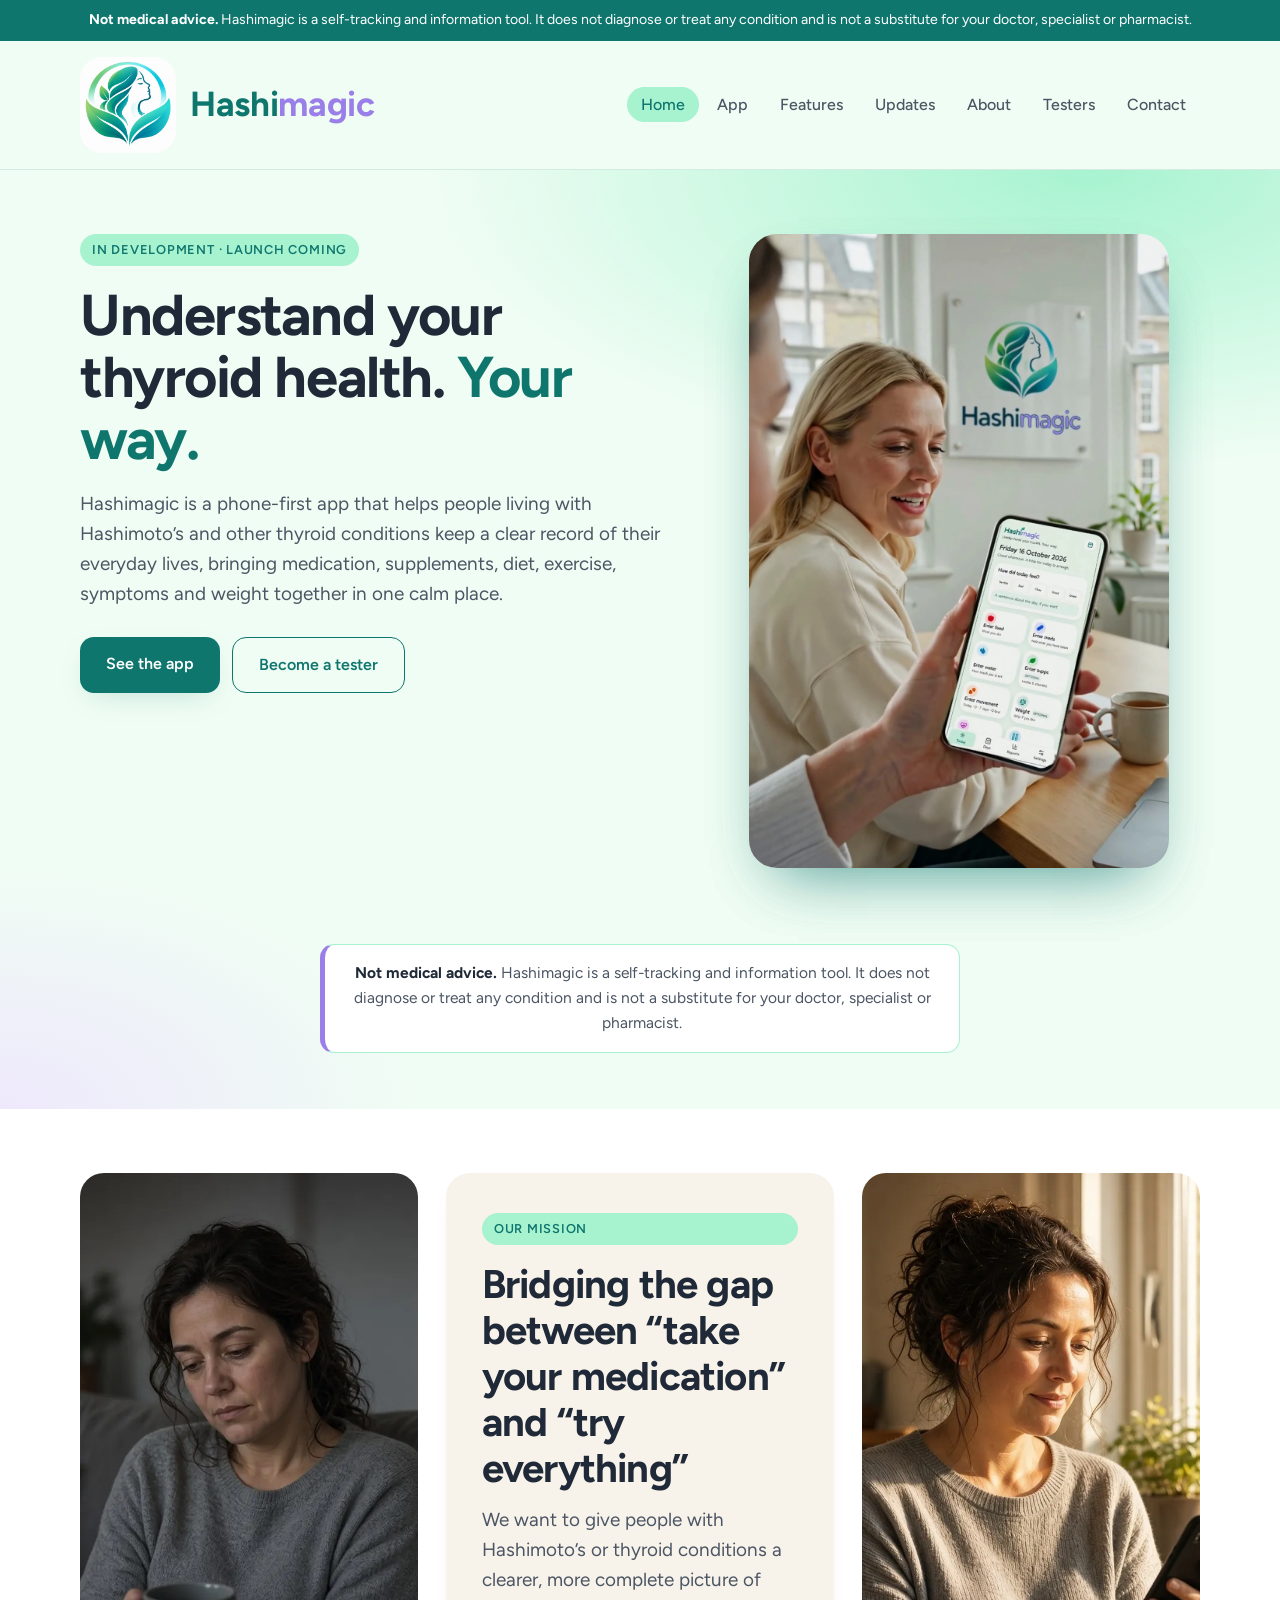
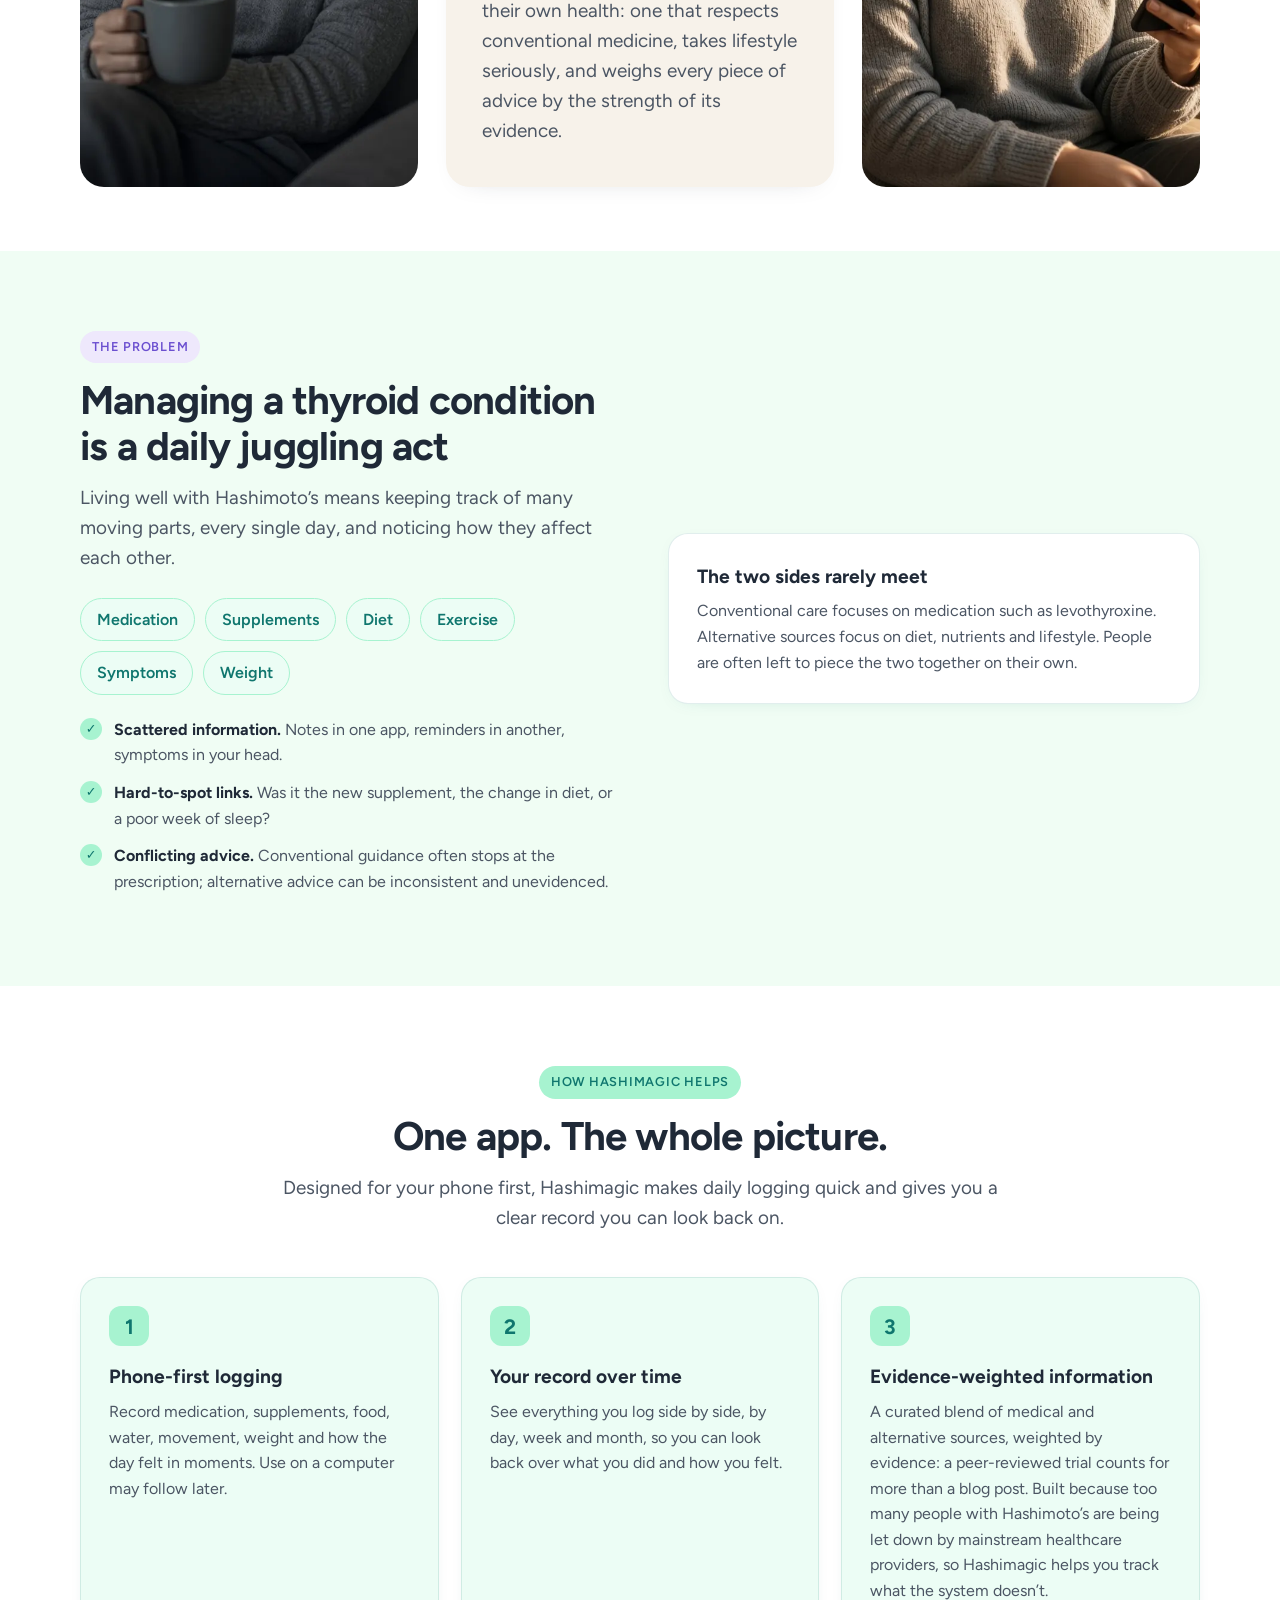
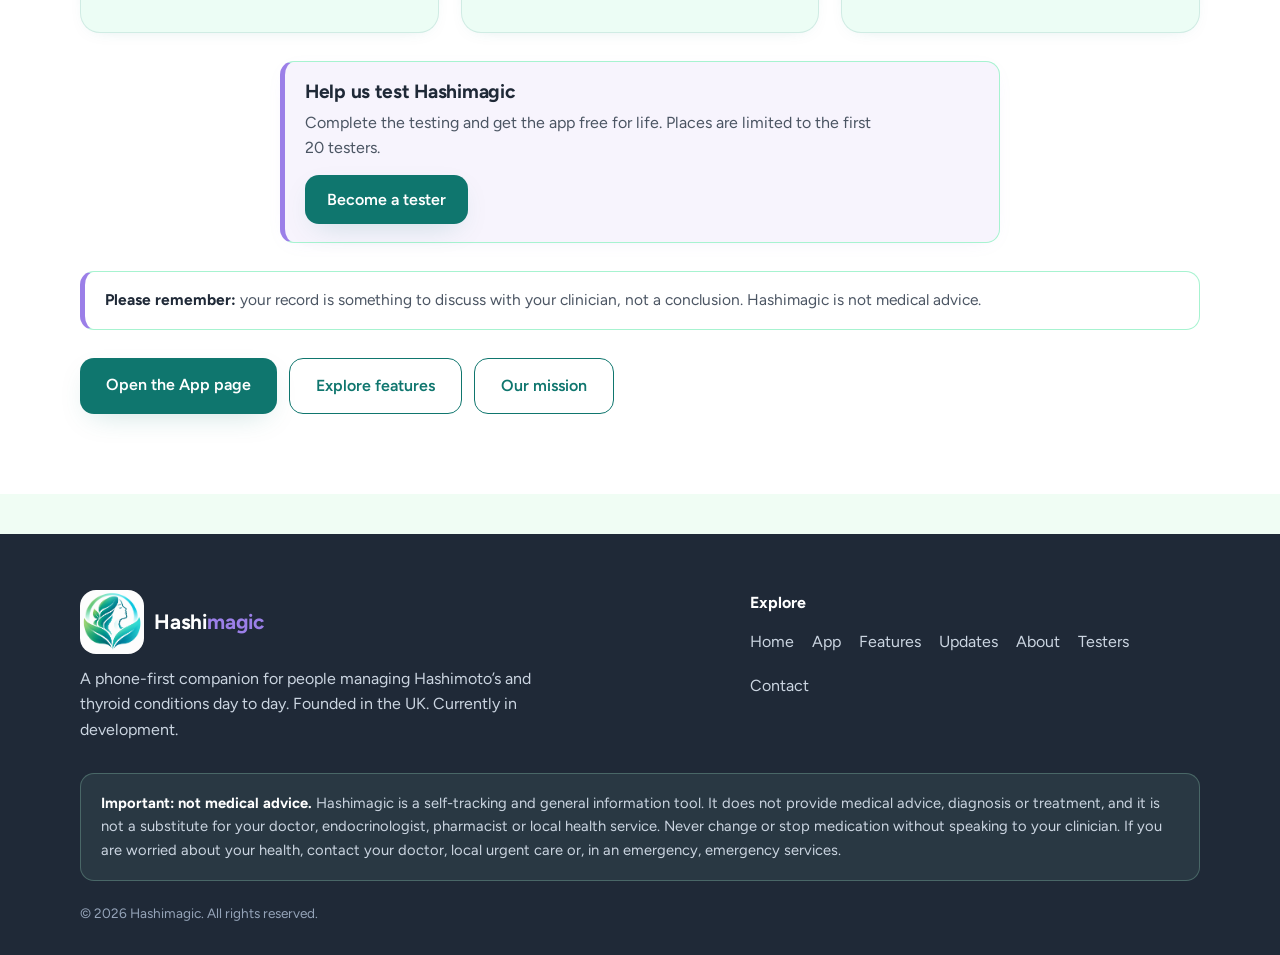
<file: index.html>
<!DOCTYPE html><html lang="en-GB"><head><meta charset="utf-8"><meta name="viewport" content="width=device-width,initial-scale=1">
<title>Hashimagic: clarity for everyday thyroid life</title><meta name="description" content="Hashimagic is a phone-first app helping people with Hashimoto’s and thyroid conditions record and track medication, supplements, diet, exercise, symptoms and weight in one place."><meta name="theme-color" content="#0F766E">
<link rel="icon" href="img/favicon.svg"><link rel="preconnect" href="https://fonts.googleapis.com"><link rel="preconnect" href="https://fonts.gstatic.com" crossorigin>
<link rel="stylesheet" href="https://fonts.googleapis.com/css2?family=Figtree:wght@400;500;600;700&display=swap"><link rel="stylesheet" href="styles.css"></head><body>
<div class="notice"><strong>Not medical advice.</strong> Hashimagic is a self-tracking and information tool. It does not diagnose or treat any condition and is not a substitute for your doctor, specialist or pharmacist.</div>
<header><div class="wrap nav"><a class="brand" href="index.html"><img src="img/hashimagic-mark.png" alt="Hashimagic logo"><span class="wm"><span class="wm-h">Hash</span><span class="wm-i">i</span><span class="wm-m">magic</span></span></a>
<button class="menu-btn" aria-label="Menu" onclick="document.querySelector('.links').classList.toggle('open')">Menu</button>
<ul class="links"><li><a href="index.html" class=on>Home</a></li><li><a href="app.html">App</a></li><li><a href="features.html">Features</a></li><li><a href="updates.html">Updates</a></li><li><a href="about.html">About</a></li><li><a href="become-a-tester.html">Testers</a></li><li><a href="contact.html">Contact</a></li></ul></div></header>
<main>
<section class="hero"><div class="wrap hero-grid">
<div class="hero-copy">
<span class="pill">In development &middot; launch coming</span>
<h1>Understand your thyroid health. <em>Your way.</em></h1>
<p class="lead">Hashimagic is a phone-first app that helps people living with Hashimoto&rsquo;s and other thyroid conditions keep a clear record of their everyday lives, bringing medication, supplements, diet, exercise, symptoms and weight together in one calm place.</p>
<div class="cta"><a class="btn" href="app.html">See the app</a><a class="btn ghost" href="become-a-tester.html">Become a tester</a></div>
</div>
<div class="hero-visual">
<picture>
<source type="image/webp" srcset="img/hashimagic-hero.webp">
<img src="img/hashimagic-hero.jpg" width="1080" height="1632" alt="A woman smiling while using the Hashimagic app on her phone" loading="eager" decoding="async">
</picture>
</div>
<div class="hero-note">
<div class="disclaimer"><strong>Not medical advice.</strong> Hashimagic is a self-tracking and information tool. It does not diagnose or treat any condition and is not a substitute for your doctor, specialist or pharmacist.</div>
</div>
</div></section>
<section class="alt mission"><div class="wrap">
<div class="mission-grid">
<figure class="mission-photo">
<picture>
<source type="image/webp" srcset="img/mission-left-tired.webp">
<img src="img/mission-left-tired.jpg" width="768" height="1024" alt="Woman looking tired while holding a mug, representing the daily struggle of a thyroid condition" loading="lazy" decoding="async">
</picture>
</figure>
<div class="mission-panel">
<span class="pill">Our mission</span>
<h2>Bridging the gap between &ldquo;take your medication&rdquo; and &ldquo;try everything&rdquo;</h2>
<p class="lead">We want to give people with Hashimoto&rsquo;s or thyroid conditions a clearer, more complete picture of their own health: one that respects conventional medicine, takes lifestyle seriously, and weighs every piece of advice by the strength of its evidence.</p>
</div>
<figure class="mission-photo">
<picture>
<source type="image/webp" srcset="img/mission-right-bright.webp">
<img src="img/mission-right-bright.jpg" width="768" height="1024" alt="Woman smiling in warm light while using her phone, representing clearer everyday thyroid tracking" loading="lazy" decoding="async">
</picture>
</figure>
</div>
</div></section>
<section><div class="wrap grid2"><div><span class="pill ins">The problem</span>
<h2>Managing a thyroid condition is a daily juggling act</h2>
<p class="lead">Living well with Hashimoto&rsquo;s means keeping track of many moving parts, every single day, and noticing how they affect each other.</p><div class="chips"><span class="chip">Medication</span><span class="chip">Supplements</span><span class="chip">Diet</span><span class="chip">Exercise</span><span class="chip">Symptoms</span><span class="chip">Weight</span></div>
<ul class="ticks"><li><strong>Scattered information.</strong> Notes in one app, reminders in another, symptoms in your head.</li>
<li><strong>Hard-to-spot links.</strong> Was it the new supplement, the change in diet, or a poor week of sleep?</li>
<li><strong>Conflicting advice.</strong> Conventional guidance often stops at the prescription; alternative advice can be inconsistent and unevidenced.</li></ul></div>
<div class="card"><h3>The two sides rarely meet</h3><p>Conventional care focuses on medication such as levothyroxine. Alternative sources focus on diet, nutrients and lifestyle. People are often left to piece the two together on their own.</p></div></div></section>
<section class="alt"><div class="wrap"><div class="center"><span class="pill">How Hashimagic helps</span>
<h2>One app. The whole picture.</h2><p class="lead">Designed for your phone first, Hashimagic makes daily logging quick and gives you a clear record you can look back on.</p></div>
<div class="grid3">
<div class="card"><div class="ico">1</div><h3>Phone-first logging</h3><p>Record medication, supplements, food, water, movement, weight and how the day felt in moments. Use on a computer may follow later.</p></div>
<div class="card"><div class="ico">2</div><h3>Your record over time</h3><p>See everything you log side by side, by day, week and month, so you can look back over what you did and how you felt.</p></div>
<div class="card"><div class="ico">3</div><h3>Evidence-weighted information</h3><p>A curated blend of medical and alternative sources, weighted by evidence: a peer-reviewed trial counts for more than a blog post. Built because too many people with Hashimoto&rsquo;s are being let down by mainstream healthcare providers, so Hashimagic helps you track what the system doesn&rsquo;t.</p></div></div>
<div class="home-tester">
<div class="tester-benefit home-tester-card">
<h2 class="tester-benefit-title">Help us test Hashimagic</h2>
<p class="tester-benefit-text">Complete the testing and get the app free for life. Places are limited to the first 20 testers.</p>
<p class="home-tester-cta"><a class="btn" href="become-a-tester.html">Become a tester</a></p>
</div>
</div>
<div class="disclaimer"><strong>Please remember:</strong> your record is something to discuss with your clinician, not a conclusion. Hashimagic is not medical advice.</div>
<div class="cta center" style="margin-top:28px"><a class="btn" href="app.html">Open the App page</a><a class="btn ghost" href="features.html">Explore features</a><a class="btn ghost" href="about.html">Our mission</a></div>
</div></section>
</main>
<footer><div class="wrap"><div class="fgrid"><div><a class="brand" href="index.html"><img src="img/hashimagic-mark.png" alt=""><span class="wm"><span class="wm-h">Hash</span><span class="wm-i">i</span><span class="wm-m">magic</span></span></a>
<p style="margin-top:12px;max-width:30em">A phone-first companion for people managing Hashimoto&rsquo;s and thyroid conditions day to day. Founded in the UK. Currently in development.</p></div>
<div><strong style="color:#fff">Explore</strong><ul class="flinks"><li><a href="index.html">Home</a></li><li><a href="app.html">App</a></li><li><a href="features.html">Features</a></li><li><a href="updates.html">Updates</a></li><li><a href="about.html">About</a></li><li><a href="become-a-tester.html">Testers</a></li><li><a href="contact.html">Contact</a></li></ul></div></div>
<div class="fdisc"><strong>Important: not medical advice.</strong> Hashimagic is a self-tracking and general information tool. It does not provide medical advice, diagnosis or treatment, and it is not a substitute for your doctor, endocrinologist, pharmacist or local health service. Never change or stop medication without speaking to your clinician. If you are worried about your health, contact your doctor, local urgent care or, in an emergency, emergency services.</div>
<p class="copy">&copy; 2026 Hashimagic. All rights reserved.</p></div></footer></body></html>
</file>
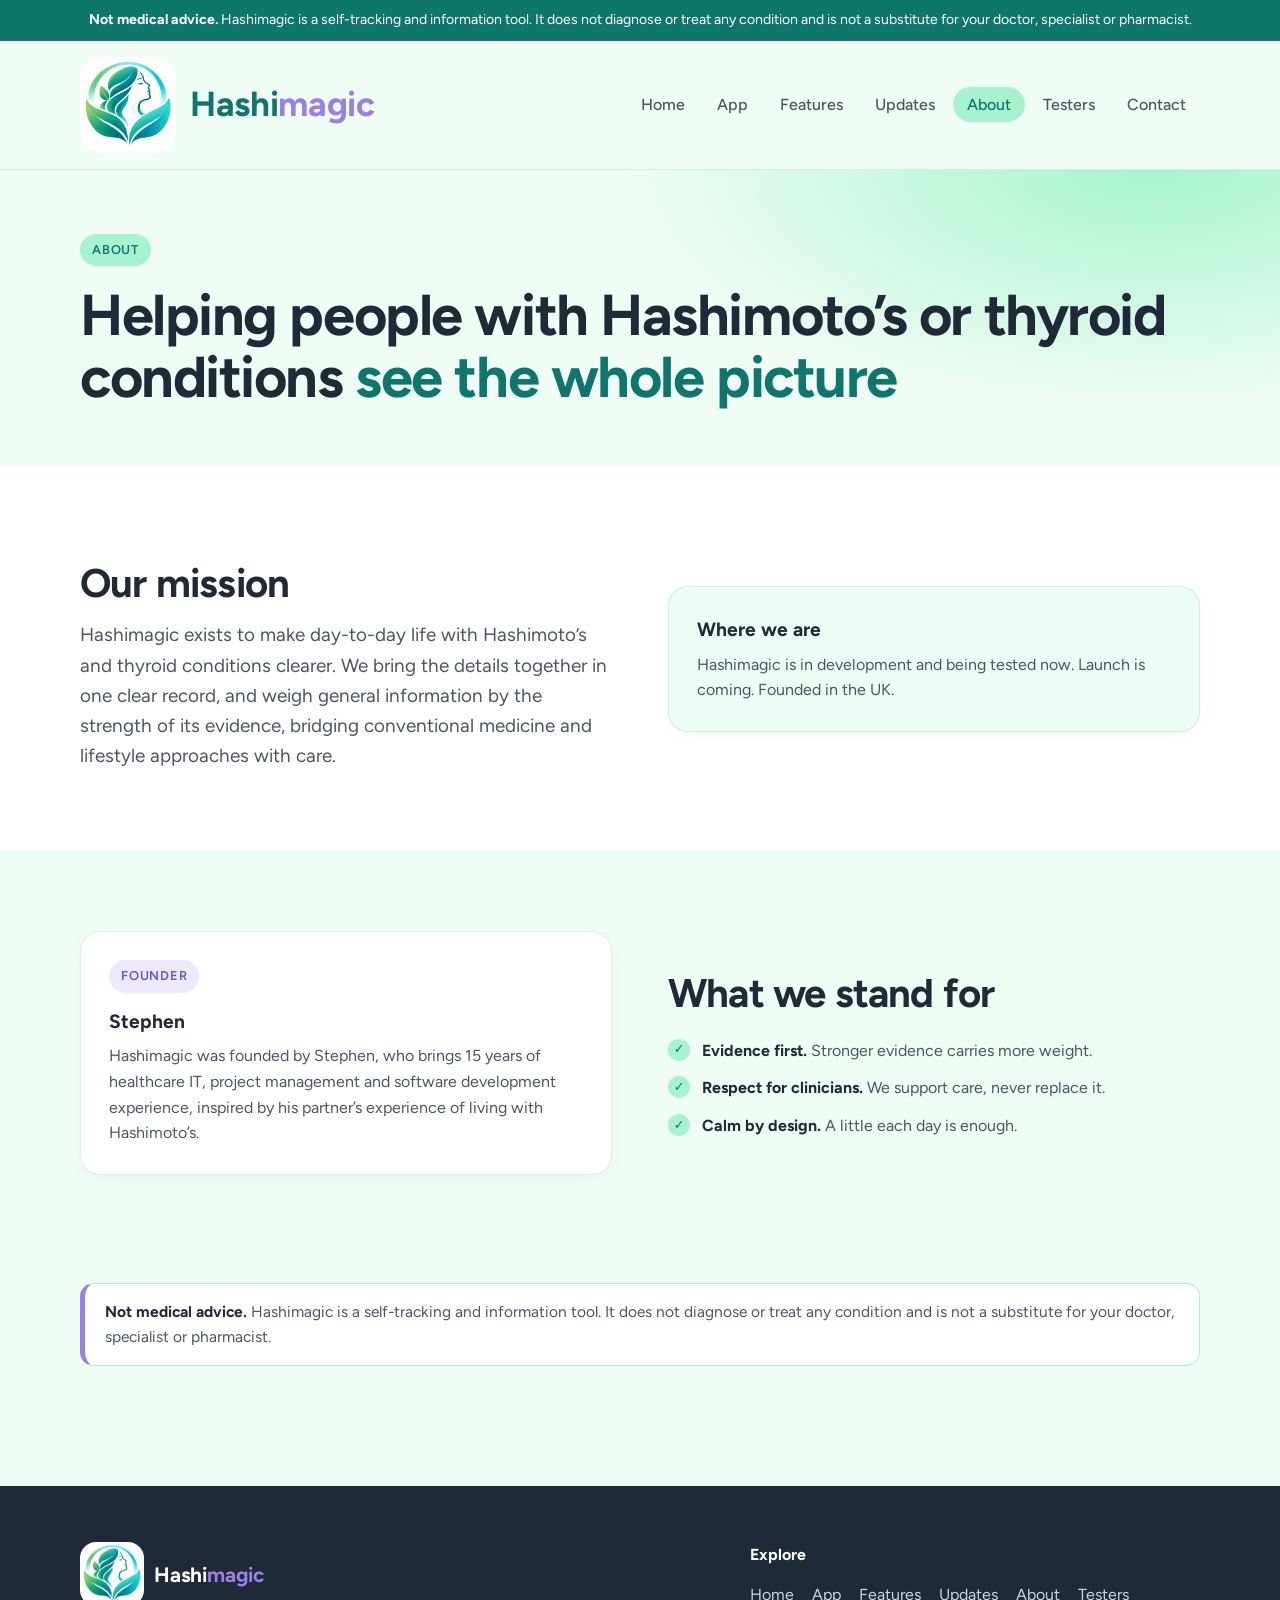
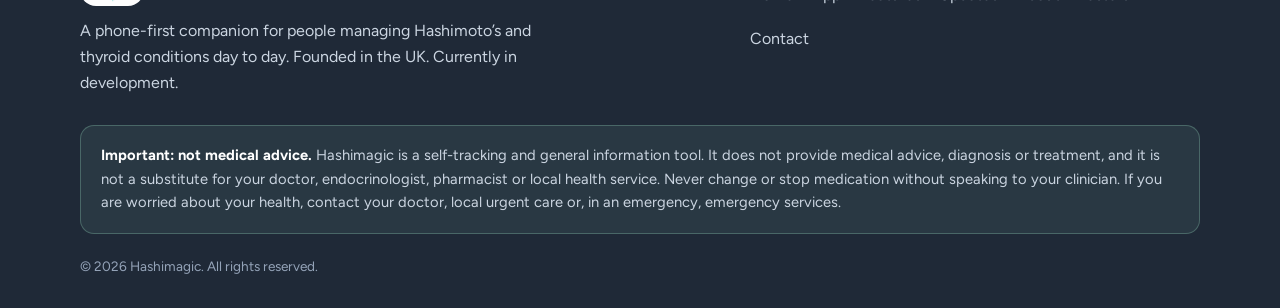
<file: about.html>
<!DOCTYPE html><html lang="en-GB"><head><meta charset="utf-8"><meta name="viewport" content="width=device-width,initial-scale=1">
<title>About: Hashimagic</title><meta name="description" content="About Hashimagic."><meta name="theme-color" content="#0F766E">
<link rel="icon" href="img/favicon.svg"><link rel="preconnect" href="https://fonts.googleapis.com"><link rel="preconnect" href="https://fonts.gstatic.com" crossorigin>
<link rel="stylesheet" href="https://fonts.googleapis.com/css2?family=Figtree:wght@400;500;600;700&display=swap"><link rel="stylesheet" href="styles.css"></head><body>
<div class="notice"><strong>Not medical advice.</strong> Hashimagic is a self-tracking and information tool. It does not diagnose or treat any condition and is not a substitute for your doctor, specialist or pharmacist.</div>
<header><div class="wrap nav"><a class="brand" href="index.html"><img src="img/hashimagic-mark.png" alt="Hashimagic logo"><span class="wm"><span class="wm-h">Hash</span><span class="wm-i">i</span><span class="wm-m">magic</span></span></a>
<button class="menu-btn" aria-label="Menu" onclick="document.querySelector('.links').classList.toggle('open')">Menu</button>
<ul class="links"><li><a href="index.html">Home</a></li><li><a href="app.html">App</a></li><li><a href="features.html">Features</a></li><li><a href="updates.html">Updates</a></li><li><a href="about.html" class=on>About</a></li><li><a href="become-a-tester.html">Testers</a></li><li><a href="contact.html">Contact</a></li></ul></div></header>
<main>
<section class="page-hero"><div class="wrap"><span class="pill">About</span><h1>Helping people with Hashimoto&rsquo;s or thyroid conditions <em>see the whole picture</em></h1></div></section>
<section class="alt"><div class="wrap grid2"><div><h2>Our mission</h2><p class="lead">Hashimagic exists to make day-to-day life with Hashimoto&rsquo;s and thyroid conditions clearer. We bring the details together in one clear record, and weigh general information by the strength of its evidence, bridging conventional medicine and lifestyle approaches with care.</p></div>
<div class="card"><h3>Where we are</h3><p>Hashimagic is in development and being tested now. Launch is coming. Founded in the UK.</p></div></div></section>
<section><div class="wrap grid2"><div class="card"><span class="pill ins">Founder</span><h3 style="margin-top:14px">Stephen</h3><p>Hashimagic was founded by Stephen, who brings 15 years of healthcare IT, project management and software development experience, inspired by his partner&rsquo;s experience of living with Hashimoto&rsquo;s.</p></div>
<div><h2>What we stand for</h2><ul class="ticks"><li><strong>Evidence first.</strong> Stronger evidence carries more weight.</li><li><strong>Respect for clinicians.</strong> We support care, never replace it.</li><li><strong>Calm by design.</strong> A little each day is enough.</li></ul></div></div></section>
<section style="padding-top:0"><div class="wrap"><div class="disclaimer"><strong>Not medical advice.</strong> Hashimagic is a self-tracking and information tool. It does not diagnose or treat any condition and is not a substitute for your doctor, specialist or pharmacist.</div></div></section></main>
<footer><div class="wrap"><div class="fgrid"><div><a class="brand" href="index.html"><img src="img/hashimagic-mark.png" alt=""><span class="wm"><span class="wm-h">Hash</span><span class="wm-i">i</span><span class="wm-m">magic</span></span></a>
<p style="margin-top:12px;max-width:30em">A phone-first companion for people managing Hashimoto&rsquo;s and thyroid conditions day to day. Founded in the UK. Currently in development.</p></div>
<div><strong style="color:#fff">Explore</strong><ul class="flinks"><li><a href="index.html">Home</a></li><li><a href="app.html">App</a></li><li><a href="features.html">Features</a></li><li><a href="updates.html">Updates</a></li><li><a href="about.html">About</a></li><li><a href="become-a-tester.html">Testers</a></li><li><a href="contact.html">Contact</a></li></ul></div></div>
<div class="fdisc"><strong>Important: not medical advice.</strong> Hashimagic is a self-tracking and general information tool. It does not provide medical advice, diagnosis or treatment, and it is not a substitute for your doctor, endocrinologist, pharmacist or local health service. Never change or stop medication without speaking to your clinician. If you are worried about your health, contact your doctor, local urgent care or, in an emergency, emergency services.</div>
<p class="copy">&copy; 2026 Hashimagic. All rights reserved.</p></div></footer></body></html>
</file>
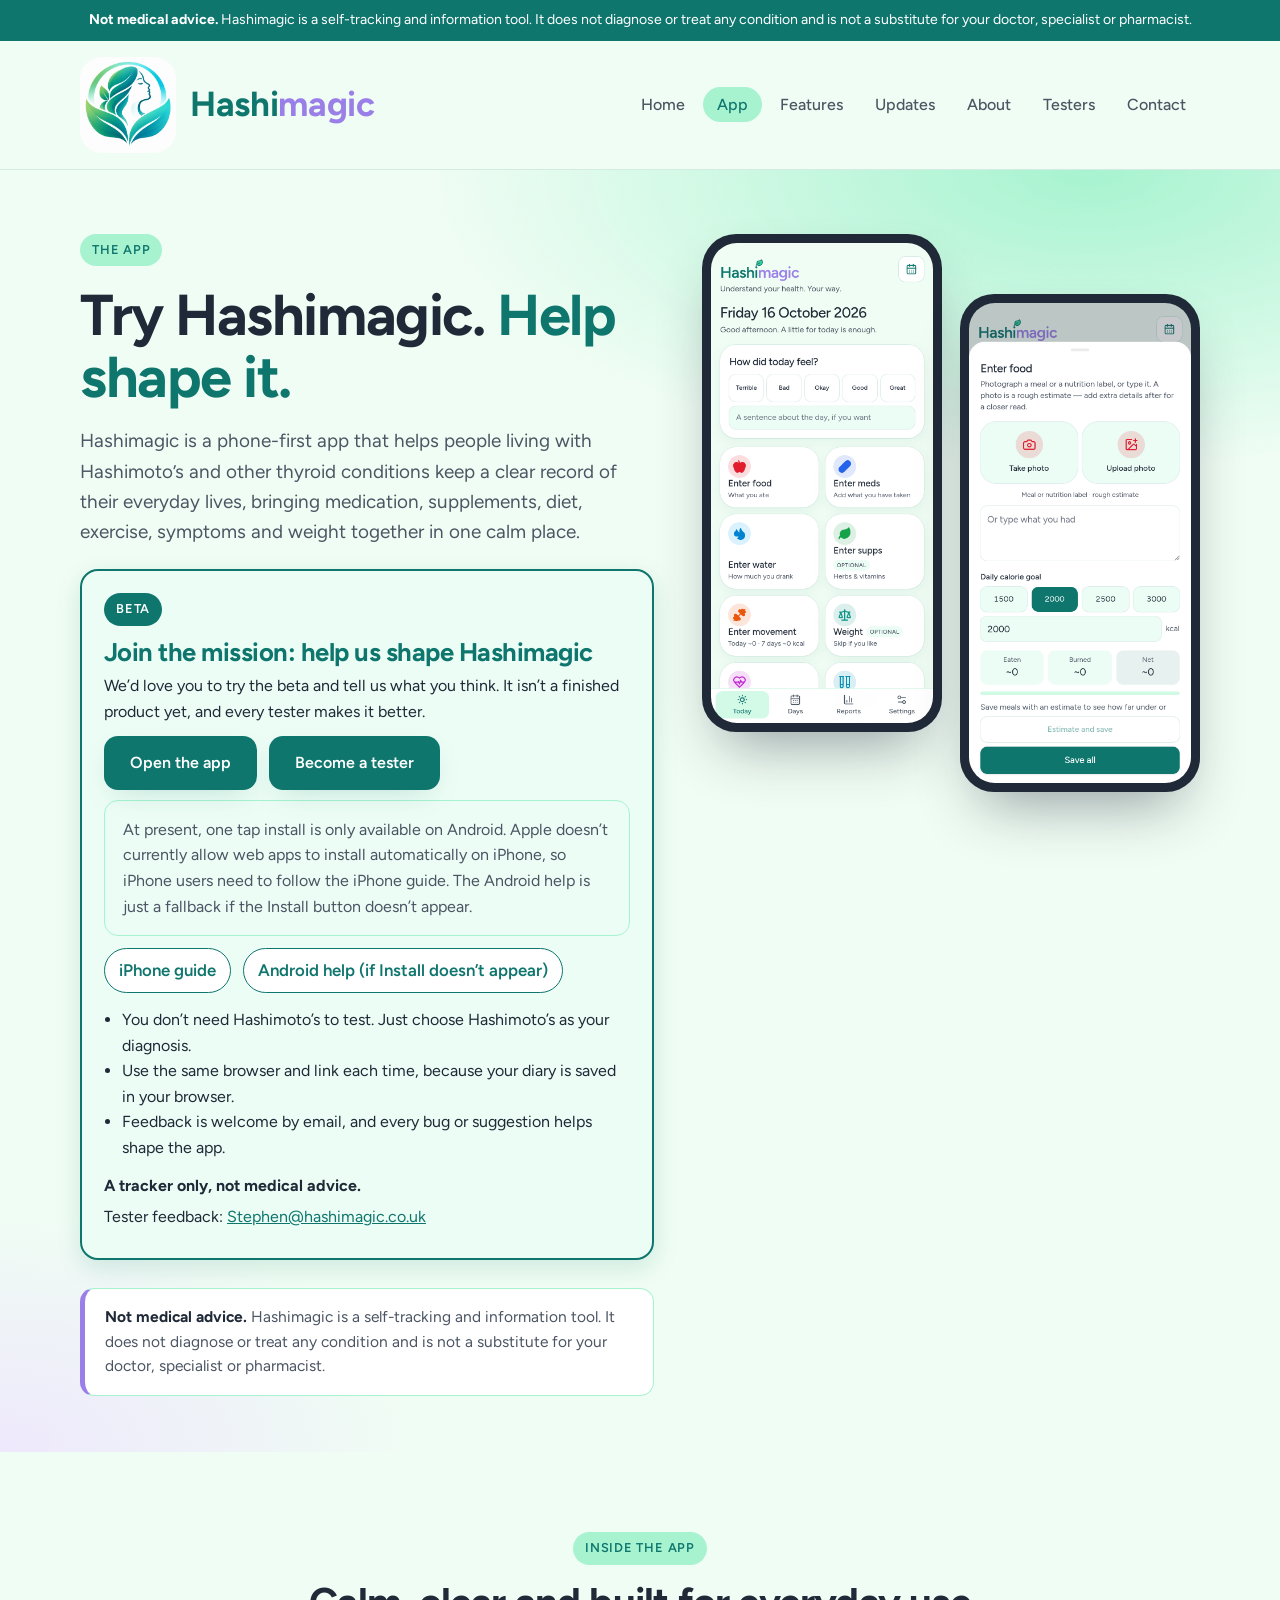
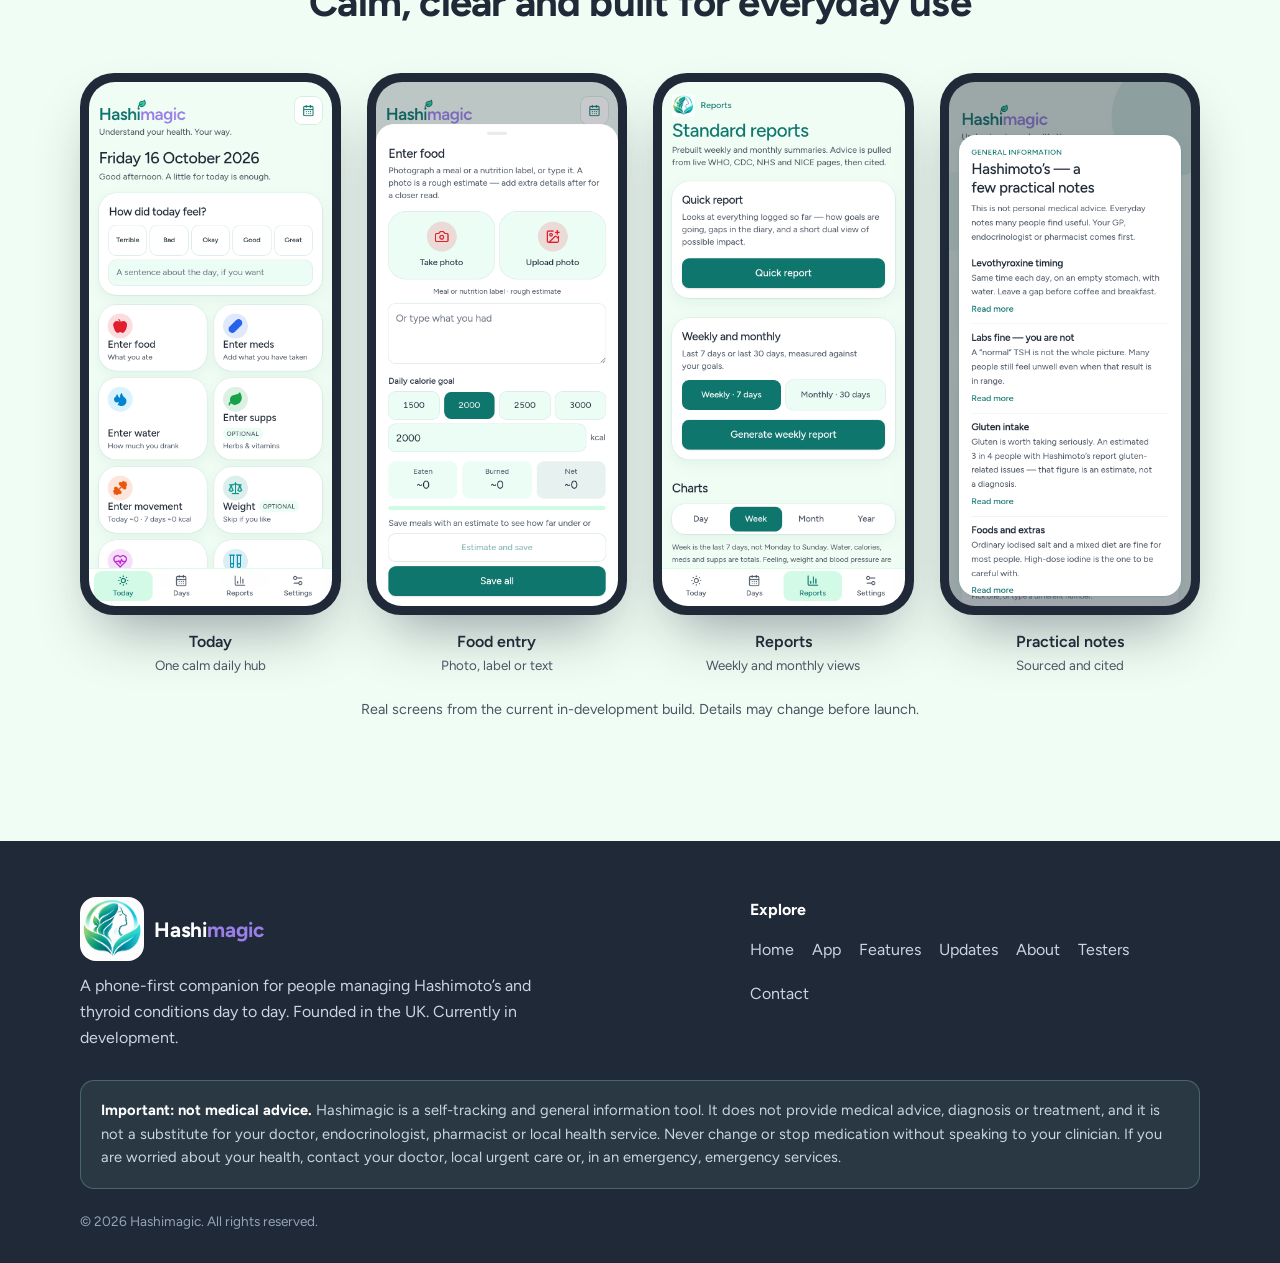
<file: app.html>
<!DOCTYPE html><html lang="en-GB"><head><meta charset="utf-8"><meta name="viewport" content="width=device-width,initial-scale=1">
<title>The app: Hashimagic</title><meta name="description" content="Open the Hashimagic beta, get install guides for iPhone and Android, and see screenshots from the current build."><meta name="theme-color" content="#0F766E">
<link rel="icon" href="img/favicon.svg"><link rel="preconnect" href="https://fonts.googleapis.com"><link rel="preconnect" href="https://fonts.gstatic.com" crossorigin>
<link rel="stylesheet" href="https://fonts.googleapis.com/css2?family=Figtree:wght@400;500;600;700&display=swap"><link rel="stylesheet" href="styles.css"></head><body>
<div class="notice"><strong>Not medical advice.</strong> Hashimagic is a self-tracking and information tool. It does not diagnose or treat any condition and is not a substitute for your doctor, specialist or pharmacist.</div>
<header><div class="wrap nav"><a class="brand" href="index.html"><img src="img/hashimagic-mark.png" alt="Hashimagic logo"><span class="wm"><span class="wm-h">Hash</span><span class="wm-i">i</span><span class="wm-m">magic</span></span></a>
<button class="menu-btn" aria-label="Menu" onclick="document.querySelector('.links').classList.toggle('open')">Menu</button>
<ul class="links"><li><a href="index.html">Home</a></li><li><a href="app.html" class=on>App</a></li><li><a href="features.html">Features</a></li><li><a href="updates.html">Updates</a></li><li><a href="about.html">About</a></li><li><a href="become-a-tester.html">Testers</a></li><li><a href="contact.html">Contact</a></li></ul></div></header>
<main>
<section class="hero"><div class="wrap hero-grid"><div>
<span class="pill">The app</span>
<h1>Try Hashimagic. <em>Help shape it.</em></h1>
<p class="lead">Hashimagic is a phone-first app that helps people living with Hashimoto&rsquo;s and other thyroid conditions keep a clear record of their everyday lives, bringing medication, supplements, diet, exercise, symptoms and weight together in one calm place.</p>
<div class="beta" style="margin:22px 0;padding:22px 22px;border:2px solid #0f766e;border-radius:18px;background:#ecfdf5;box-shadow:0 8px 24px rgba(15,118,110,.15)"><span class="pill" style="background:#0f766e;color:#fff">Beta</span>
<h2 style="margin:12px 0 6px;font-size:1.6rem;color:#0f766e">Join the mission: help us shape Hashimagic</h2>
<p style="margin:6px 0 12px">We&rsquo;d love you to try the beta and tell us what you think. It isn&rsquo;t a finished product yet, and every tester makes it better.</p>
<p style="margin:10px 0 8px"><a class="btn" href="https://blend-willow-shadow-slate.grok.me" target="_blank" rel="noopener">Open the app</a> <a class="btn" href="become-a-tester.html" style="margin-left:8px">Become a tester</a></p>
<p class="install-note" style="margin:10px 0 12px">At present, one tap install is only available on Android. Apple doesn&rsquo;t currently allow web apps to install automatically on iPhone, so iPhone users need to follow the iPhone guide. The Android help is just a fallback if the Install button doesn&rsquo;t appear.</p>
<p class="guide-links"><a href="install-ios.html">iPhone guide</a><a href="install-android.html">Android help (if Install doesn&rsquo;t appear)</a></p>
<ul style="margin:0 0 12px 1.1em;padding:0;line-height:1.6">
<li>You don&rsquo;t need Hashimoto&rsquo;s to test. Just choose Hashimoto&rsquo;s as your diagnosis.</li>
<li>Use the same browser and link each time, because your diary is saved in your browser.</li>
<li>Feedback is welcome by email, and every bug or suggestion helps shape the app.</li>
</ul>
<p style="margin:6px 0"><strong>A tracker only, not medical advice.</strong></p>
<p style="margin:6px 0">Tester feedback: <a href="mailto:Stephen@hashimagic.co.uk?subject=Hashimagic%20beta%20feedback">Stephen@hashimagic.co.uk</a></p></div>
<div class="disclaimer"><strong>Not medical advice.</strong> Hashimagic is a self-tracking and information tool. It does not diagnose or treat any condition and is not a substitute for your doctor, specialist or pharmacist.</div>
</div>
<div class="phones"><div class="phone"><img src="img/app-today.png" alt="Hashimagic Today screen" loading="lazy"></div><div class="phone"><img src="img/app-food.png" alt="Hashimagic food entry screen" loading="lazy"></div></div></div></section>
<section><div class="wrap"><div class="center"><span class="pill">Inside the app</span><h2>Calm, clear and built for everyday use</h2></div><div class="shots">
<figure><div class="phone"><img src="img/app-today.png" alt="Hashimagic Today screen" loading="lazy"></div><figcaption>Today<small>One calm daily hub</small></figcaption></figure>
<figure><div class="phone"><img src="img/app-food.png" alt="Hashimagic food entry screen" loading="lazy"></div><figcaption>Food entry<small>Photo, label or text</small></figcaption></figure>
<figure><div class="phone"><img src="img/app-reports.png" alt="Hashimagic reports screen" loading="lazy"></div><figcaption>Reports<small>Weekly and monthly views</small></figcaption></figure>
<figure><div class="phone"><img src="img/app-notes.png" alt="Hashimagic Hashimoto's notes screen" loading="lazy"></div><figcaption>Practical notes<small>Sourced and cited</small></figcaption></figure></div>
<p class="muted center" style="margin-top:22px;font-size:.9rem">Real screens from the current in-development build. Details may change before launch.</p></div></section>
</main>
<footer><div class="wrap"><div class="fgrid"><div><a class="brand" href="index.html"><img src="img/hashimagic-mark.png" alt=""><span class="wm"><span class="wm-h">Hash</span><span class="wm-i">i</span><span class="wm-m">magic</span></span></a>
<p style="margin-top:12px;max-width:30em">A phone-first companion for people managing Hashimoto&rsquo;s and thyroid conditions day to day. Founded in the UK. Currently in development.</p></div>
<div><strong style="color:#fff">Explore</strong><ul class="flinks"><li><a href="index.html">Home</a></li><li><a href="app.html">App</a></li><li><a href="features.html">Features</a></li><li><a href="updates.html">Updates</a></li><li><a href="about.html">About</a></li><li><a href="become-a-tester.html">Testers</a></li><li><a href="contact.html">Contact</a></li></ul></div></div>
<div class="fdisc"><strong>Important: not medical advice.</strong> Hashimagic is a self-tracking and general information tool. It does not provide medical advice, diagnosis or treatment, and it is not a substitute for your doctor, endocrinologist, pharmacist or local health service. Never change or stop medication without speaking to your clinician. If you are worried about your health, contact your doctor, local urgent care or, in an emergency, emergency services.</div>
<p class="copy">&copy; 2026 Hashimagic. All rights reserved.</p></div></footer></body></html>
</file>
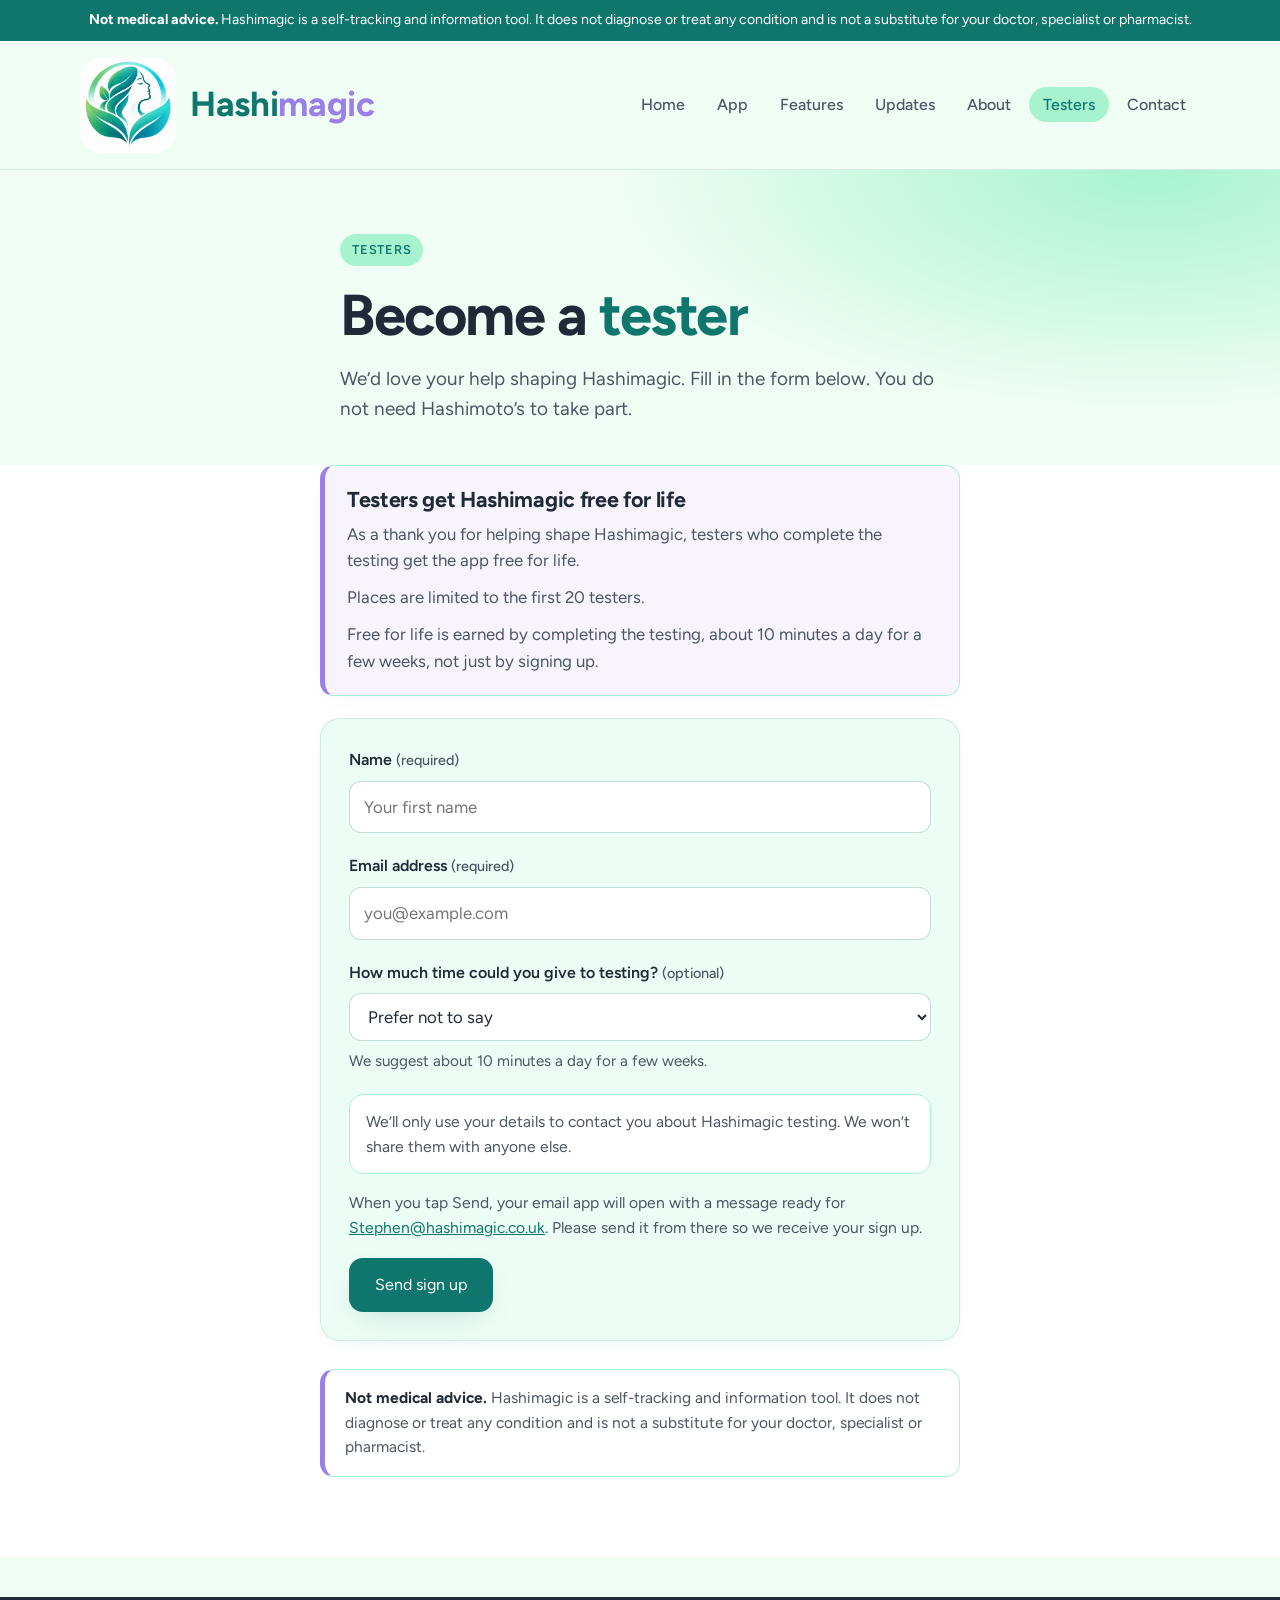
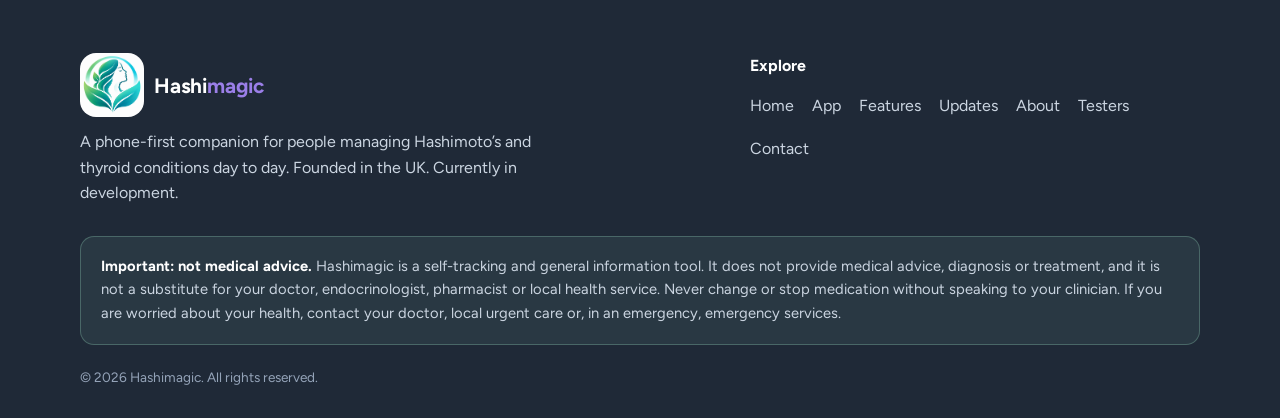
<file: become-a-tester.html>
<!DOCTYPE html><html lang="en-GB"><head><meta charset="utf-8"><meta name="viewport" content="width=device-width,initial-scale=1">
<title>Become a tester: Hashimagic</title><meta name="description" content="Sign up to help test Hashimagic. Tell us your name, email and how much time you could give."><meta name="theme-color" content="#0F766E">
<link rel="icon" href="img/favicon.svg"><link rel="preconnect" href="https://fonts.googleapis.com"><link rel="preconnect" href="https://fonts.gstatic.com" crossorigin>
<link rel="stylesheet" href="https://fonts.googleapis.com/css2?family=Figtree:wght@400;500;600;700&amp;display=swap"><link rel="stylesheet" href="styles.css"></head><body>
<div class="notice"><strong>Not medical advice.</strong> Hashimagic is a self-tracking and information tool. It does not diagnose or treat any condition and is not a substitute for your doctor, specialist or pharmacist.</div>
<header><div class="wrap nav"><a class="brand" href="index.html"><img src="img/hashimagic-mark.png" alt="Hashimagic logo"><span class="wm"><span class="wm-h">Hash</span><span class="wm-i">i</span><span class="wm-m">magic</span></span></a>
<button class="menu-btn" aria-label="Menu" onclick="document.querySelector('.links').classList.toggle('open')">Menu</button>
<ul class="links"><li><a href="index.html">Home</a></li><li><a href="app.html">App</a></li><li><a href="features.html">Features</a></li><li><a href="updates.html">Updates</a></li><li><a href="about.html">About</a></li><li><a href="become-a-tester.html" class=on>Testers</a></li><li><a href="contact.html">Contact</a></li></ul></div></header>
<main>
<section class="page-hero"><div class="wrap" style="max-width:640px">
<span class="pill">Testers</span>
<h1>Become a <em>tester</em></h1>
<p class="lead">We&rsquo;d love your help shaping Hashimagic. Fill in the form below. You do not need Hashimoto&rsquo;s to take part.</p>
</div></section>

<section class="alt" style="padding-top:0"><div class="wrap">
<div class="tester-benefit" role="note">
<h2 class="tester-benefit-title">Testers get Hashimagic free for life</h2>
<p class="tester-benefit-text">As a thank you for helping shape Hashimagic, testers who complete the testing get the app free for life.</p>
<p class="tester-benefit-text">Places are limited to the first 20 testers.</p>
<p class="tester-benefit-text">Free for life is earned by completing the testing, about 10 minutes a day for a few weeks, not just by signing up.</p>
</div>
<form id="tester-form" class="tester-form" novalidate
  method="post"
  action="">
  <!--
    FORM SERVICE (disabled for now). To switch from the mailto fallback:
    1. Set window.HASHIMAGIC_FORM_ENDPOINT below (or the action attribute) to your endpoint URL
       (for example a Google Apps Script web app, Formspree, Web3Forms, Basin or Forminit URL).
    2. Set window.HASHIMAGIC_FORM_MODE = 'endpoint'.
    Recommended later option for spreadsheet + email at no cost, with EU data storage: Tally
    (create the form in Tally, enable Self email notifications and Google Sheets, then either
    link this page to your Tally form or embed it). See the staging report for the full comparison.
    Do not sign up for a service from this repo; Stephen configures it when ready.
  -->
  <div class="tester-field">
    <label for="tester-name">Name <span class="req">(required)</span></label>
    <input id="tester-name" name="name" type="text" autocomplete="given-name" required maxlength="120" placeholder="Your first name">
    <p class="field-error" id="err-name" hidden>Please enter your name.</p>
  </div>
  <div class="tester-field">
    <label for="tester-email">Email address <span class="req">(required)</span></label>
    <input id="tester-email" name="email" type="email" autocomplete="email" required maxlength="200" placeholder="you@example.com">
    <p class="field-error" id="err-email" hidden>Please enter a valid email address.</p>
  </div>
  <div class="tester-field">
    <label for="tester-time">How much time could you give to testing? <span class="opt">(optional)</span></label>
    <select id="tester-time" name="time">
      <option value="">Prefer not to say</option>
      <option value="About 10 minutes a day">About 10 minutes a day</option>
      <option value="A few hours a week">A few hours a week</option>
      <option value="Whenever I can">Whenever I can</option>
      <option value="Not sure yet">Not sure yet</option>
    </select>
    <p class="field-hint">We suggest about 10 minutes a day for a few weeks.</p>
  </div>
  <p class="privacy-note">We&rsquo;ll only use your details to contact you about Hashimagic testing. We won&rsquo;t share them with anyone else.</p>
  <p class="mailto-note" id="mailto-note">When you tap Send, your email app will open with a message ready for <a href="mailto:Stephen@hashimagic.co.uk">Stephen@hashimagic.co.uk</a>. Please send it from there so we receive your sign up.</p>
  <p class="field-error" id="err-form" hidden></p>
  <button type="submit" class="btn" id="tester-submit">Send sign up</button>
</form>
<div class="disclaimer" style="max-width:640px;margin-left:auto;margin-right:auto"><strong>Not medical advice.</strong> Hashimagic is a self-tracking and information tool. It does not diagnose or treat any condition and is not a substitute for your doctor, specialist or pharmacist.</div>
</div></section>
</main>
<footer><div class="wrap"><div class="fgrid"><div><a class="brand" href="index.html"><img src="img/hashimagic-mark.png" alt=""><span class="wm"><span class="wm-h">Hash</span><span class="wm-i">i</span><span class="wm-m">magic</span></span></a>
<p style="margin-top:12px;max-width:30em">A phone-first companion for people managing Hashimoto&rsquo;s and thyroid conditions day to day. Founded in the UK. Currently in development.</p></div>
<div><strong style="color:#fff">Explore</strong><ul class="flinks"><li><a href="index.html">Home</a></li><li><a href="app.html">App</a></li><li><a href="features.html">Features</a></li><li><a href="updates.html">Updates</a></li><li><a href="about.html">About</a></li><li><a href="become-a-tester.html">Testers</a></li><li><a href="contact.html">Contact</a></li></ul></div></div>
<div class="fdisc"><strong>Important: not medical advice.</strong> Hashimagic is a self-tracking and general information tool. It does not provide medical advice, diagnosis or treatment, and it is not a substitute for your doctor, endocrinologist, pharmacist or local health service. Never change or stop medication without speaking to your clinician. If you are worried about your health, contact your doctor, local urgent care or, in an emergency, emergency services.</div>
<p class="copy">&copy; 2026 Hashimagic. All rights reserved.</p></div></footer>
<script>
(function () {
  // mailto = opens email app (works now). endpoint = POST to FORM_ENDPOINT (form service later).
  window.HASHIMAGIC_FORM_MODE = 'mailto';
  // Paste your form endpoint URL here when ready (Apps Script, Formspree, Web3Forms, Basin, Forminit, etc.).
  // Leave empty while using mailto.
  window.HASHIMAGIC_FORM_ENDPOINT = '';
  // /* PLACEHOLDER example (disabled):
  // window.HASHIMAGIC_FORM_MODE = 'endpoint';
  // window.HASHIMAGIC_FORM_ENDPOINT = 'https://YOUR_FORM_SERVICE_OR_APPS_SCRIPT_URL';
  // */

  var form = document.getElementById('tester-form');
  var nameEl = document.getElementById('tester-name');
  var emailEl = document.getElementById('tester-email');
  var timeEl = document.getElementById('tester-time');
  var errName = document.getElementById('err-name');
  var errEmail = document.getElementById('err-email');
  var errForm = document.getElementById('err-form');
  var mailtoNote = document.getElementById('mailto-note');

  function isValidEmail(value) {
    var v = (value || '').trim();
    if (!v) return false;
    // Friendly check: one @, local and domain parts, domain has a dot, no spaces.
    var re = /^[^\s@]+@[^\s@]+\.[^\s@]+$/;
    return re.test(v);
  }

  function show(el, on) {
    if (!el) return;
    el.hidden = !on;
  }

  function validate() {
    var ok = true;
    var nameOk = (nameEl.value || '').trim().length > 0;
    show(errName, !nameOk);
    if (!nameOk) ok = false;
    var emailOk = isValidEmail(emailEl.value);
    show(errEmail, !emailOk);
    if (!emailOk) ok = false;
    return ok;
  }

  // Keep mailto note visible only in mailto mode
  if (window.HASHIMAGIC_FORM_MODE !== 'mailto' && mailtoNote) {
    mailtoNote.hidden = true;
  }

  form.addEventListener('submit', function (e) {
    e.preventDefault();
    show(errForm, false);
    if (!validate()) {
      errForm.textContent = 'Please check the highlighted fields.';
      show(errForm, true);
      return;
    }

    var name = nameEl.value.trim();
    var email = emailEl.value.trim();
    var time = (timeEl.value || '').trim();
    var mode = window.HASHIMAGIC_FORM_MODE || 'mailto';
    var endpoint = (window.HASHIMAGIC_FORM_ENDPOINT || '').trim();

    if (mode === 'endpoint' && endpoint) {
      form.action = endpoint;
      form.method = 'post';
      // Native submit to the form service (after validation).
      HTMLFormElement.prototype.submit.call(form);
      return;
    }

    // Mailto fallback (current behaviour)
    var body = 'Name: ' + name + '\nEmail: ' + email;
    if (time) body += '\nTime for testing: ' + time;
    body += '\n\n(Sent from the Hashimagic become a tester form)';
    var mailto = 'mailto:stephen@hashimagic.co.uk'
      + '?subject=' + encodeURIComponent('Hashimagic tester sign up')
      + '&body=' + encodeURIComponent(body);
    window.location.href = mailto;
  });
})();
</script>
</body></html>
</file>
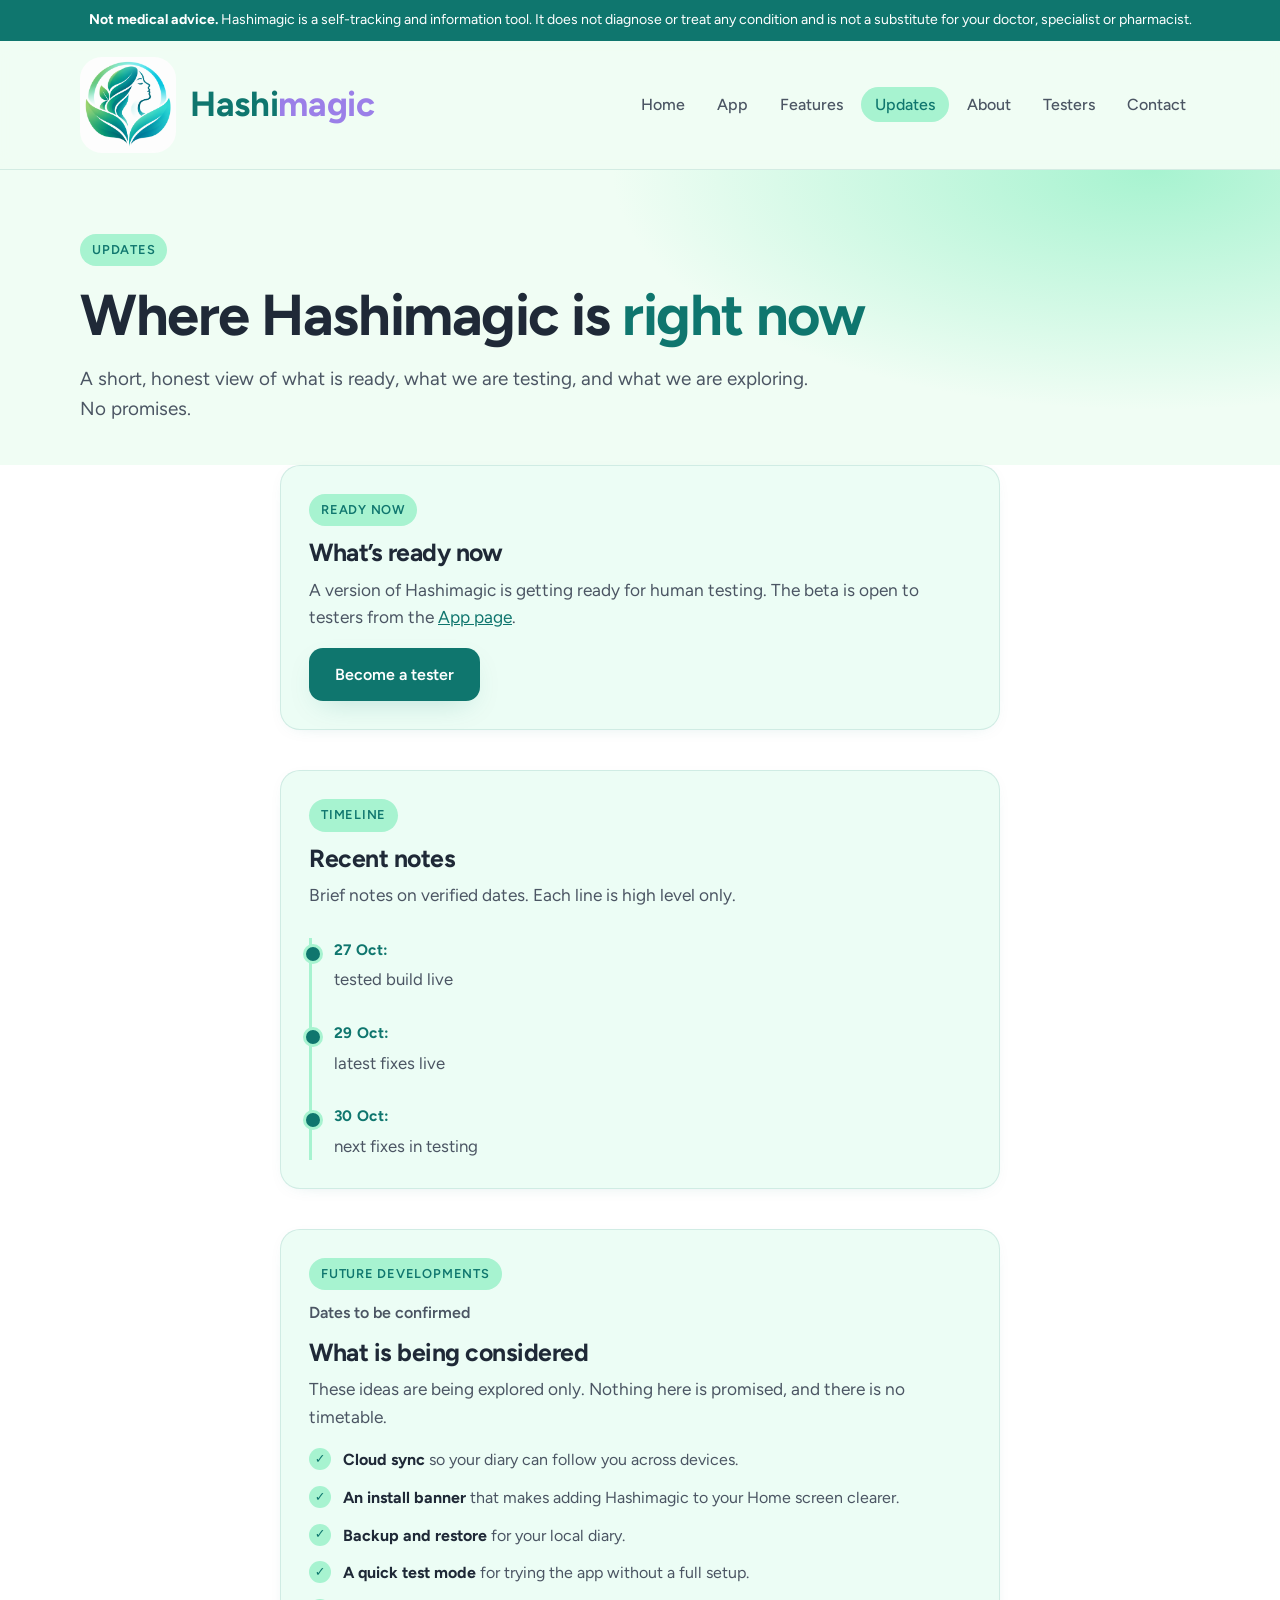
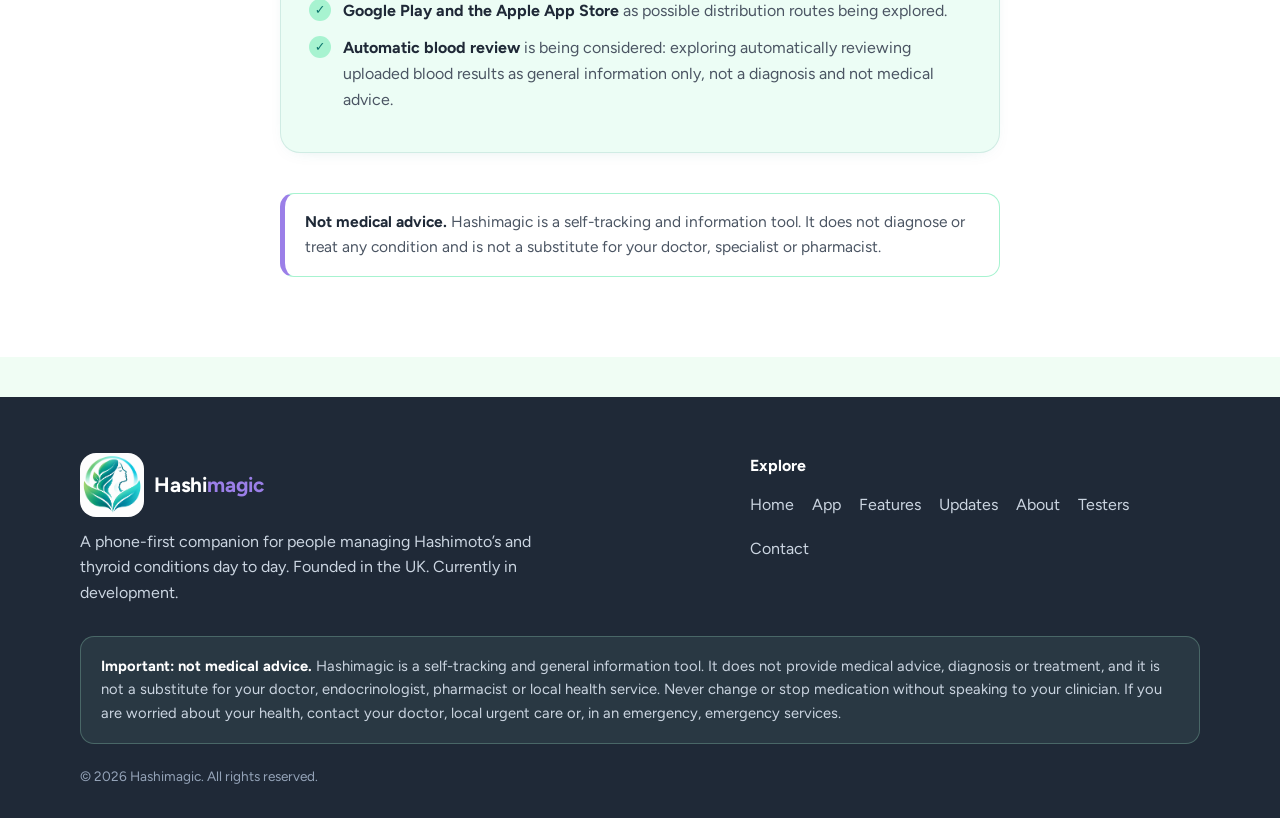
<file: blog.html>
<!DOCTYPE html><html lang="en-GB"><head><meta charset="utf-8">
<meta http-equiv="refresh" content="0; url=updates.html">
<link rel="canonical" href="updates.html">
<title>Updates: Hashimagic</title>
<meta name="robots" content="noindex">
<script>location.replace("updates.html");</script>
</head><body>
<p style="font-family:system-ui,sans-serif;padding:2rem">This page has moved to <a href="updates.html">Updates</a>.</p>
</body></html>
</file>
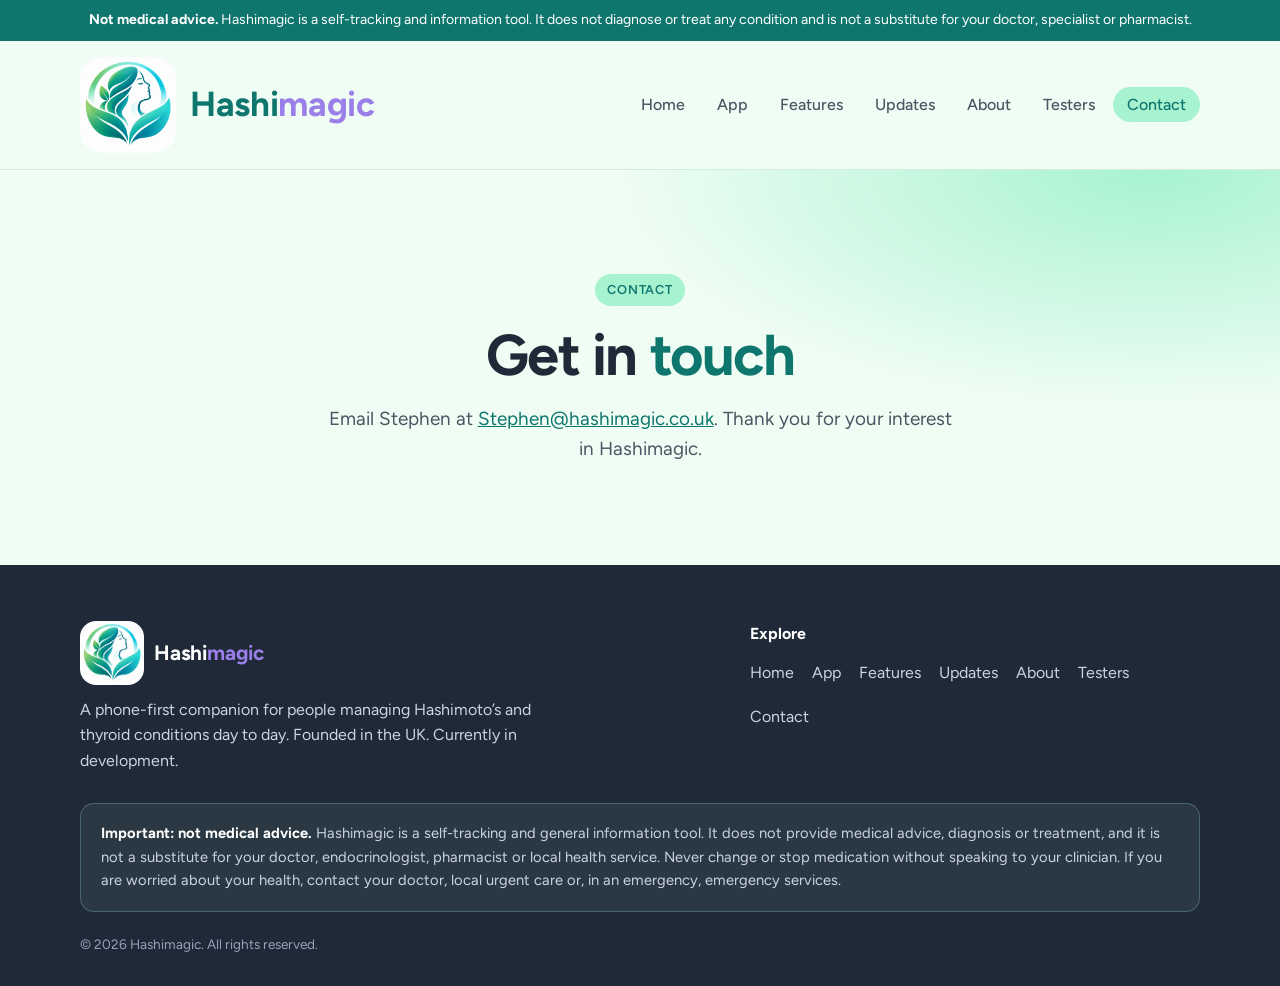
<file: contact.html>
<!DOCTYPE html><html lang="en-GB"><head><meta charset="utf-8"><meta name="viewport" content="width=device-width,initial-scale=1">
<title>Contact: Hashimagic</title><meta name="description" content="Contact Hashimagic."><meta name="theme-color" content="#0F766E">
<link rel="icon" href="img/favicon.svg"><link rel="preconnect" href="https://fonts.googleapis.com"><link rel="preconnect" href="https://fonts.gstatic.com" crossorigin>
<link rel="stylesheet" href="https://fonts.googleapis.com/css2?family=Figtree:wght@400;500;600;700&display=swap"><link rel="stylesheet" href="styles.css"></head><body>
<div class="notice"><strong>Not medical advice.</strong> Hashimagic is a self-tracking and information tool. It does not diagnose or treat any condition and is not a substitute for your doctor, specialist or pharmacist.</div>
<header><div class="wrap nav"><a class="brand" href="index.html"><img src="img/hashimagic-mark.png" alt="Hashimagic logo"><span class="wm"><span class="wm-h">Hash</span><span class="wm-i">i</span><span class="wm-m">magic</span></span></a>
<button class="menu-btn" aria-label="Menu" onclick="document.querySelector('.links').classList.toggle('open')">Menu</button>
<ul class="links"><li><a href="index.html">Home</a></li><li><a href="app.html">App</a></li><li><a href="features.html">Features</a></li><li><a href="updates.html">Updates</a></li><li><a href="about.html">About</a></li><li><a href="become-a-tester.html">Testers</a></li><li><a href="contact.html" class=on>Contact</a></li></ul></div></header>
<main>
<section class="page-hero"><div class="wrap soon"><span class="pill">Contact</span><h1>Get in <em>touch</em></h1>
<p class="lead" style="margin:0 auto">Email Stephen at <a href="mailto:Stephen@hashimagic.co.uk">Stephen@hashimagic.co.uk</a>. Thank you for your interest in Hashimagic.</p></div></section></main>
<footer><div class="wrap"><div class="fgrid"><div><a class="brand" href="index.html"><img src="img/hashimagic-mark.png" alt=""><span class="wm"><span class="wm-h">Hash</span><span class="wm-i">i</span><span class="wm-m">magic</span></span></a>
<p style="margin-top:12px;max-width:30em">A phone-first companion for people managing Hashimoto&rsquo;s and thyroid conditions day to day. Founded in the UK. Currently in development.</p></div>
<div><strong style="color:#fff">Explore</strong><ul class="flinks"><li><a href="index.html">Home</a></li><li><a href="app.html">App</a></li><li><a href="features.html">Features</a></li><li><a href="updates.html">Updates</a></li><li><a href="about.html">About</a></li><li><a href="become-a-tester.html">Testers</a></li><li><a href="contact.html">Contact</a></li></ul></div></div>
<div class="fdisc"><strong>Important: not medical advice.</strong> Hashimagic is a self-tracking and general information tool. It does not provide medical advice, diagnosis or treatment, and it is not a substitute for your doctor, endocrinologist, pharmacist or local health service. Never change or stop medication without speaking to your clinician. If you are worried about your health, contact your doctor, local urgent care or, in an emergency, emergency services.</div>
<p class="copy">&copy; 2026 Hashimagic. All rights reserved.</p></div></footer></body></html>
</file>
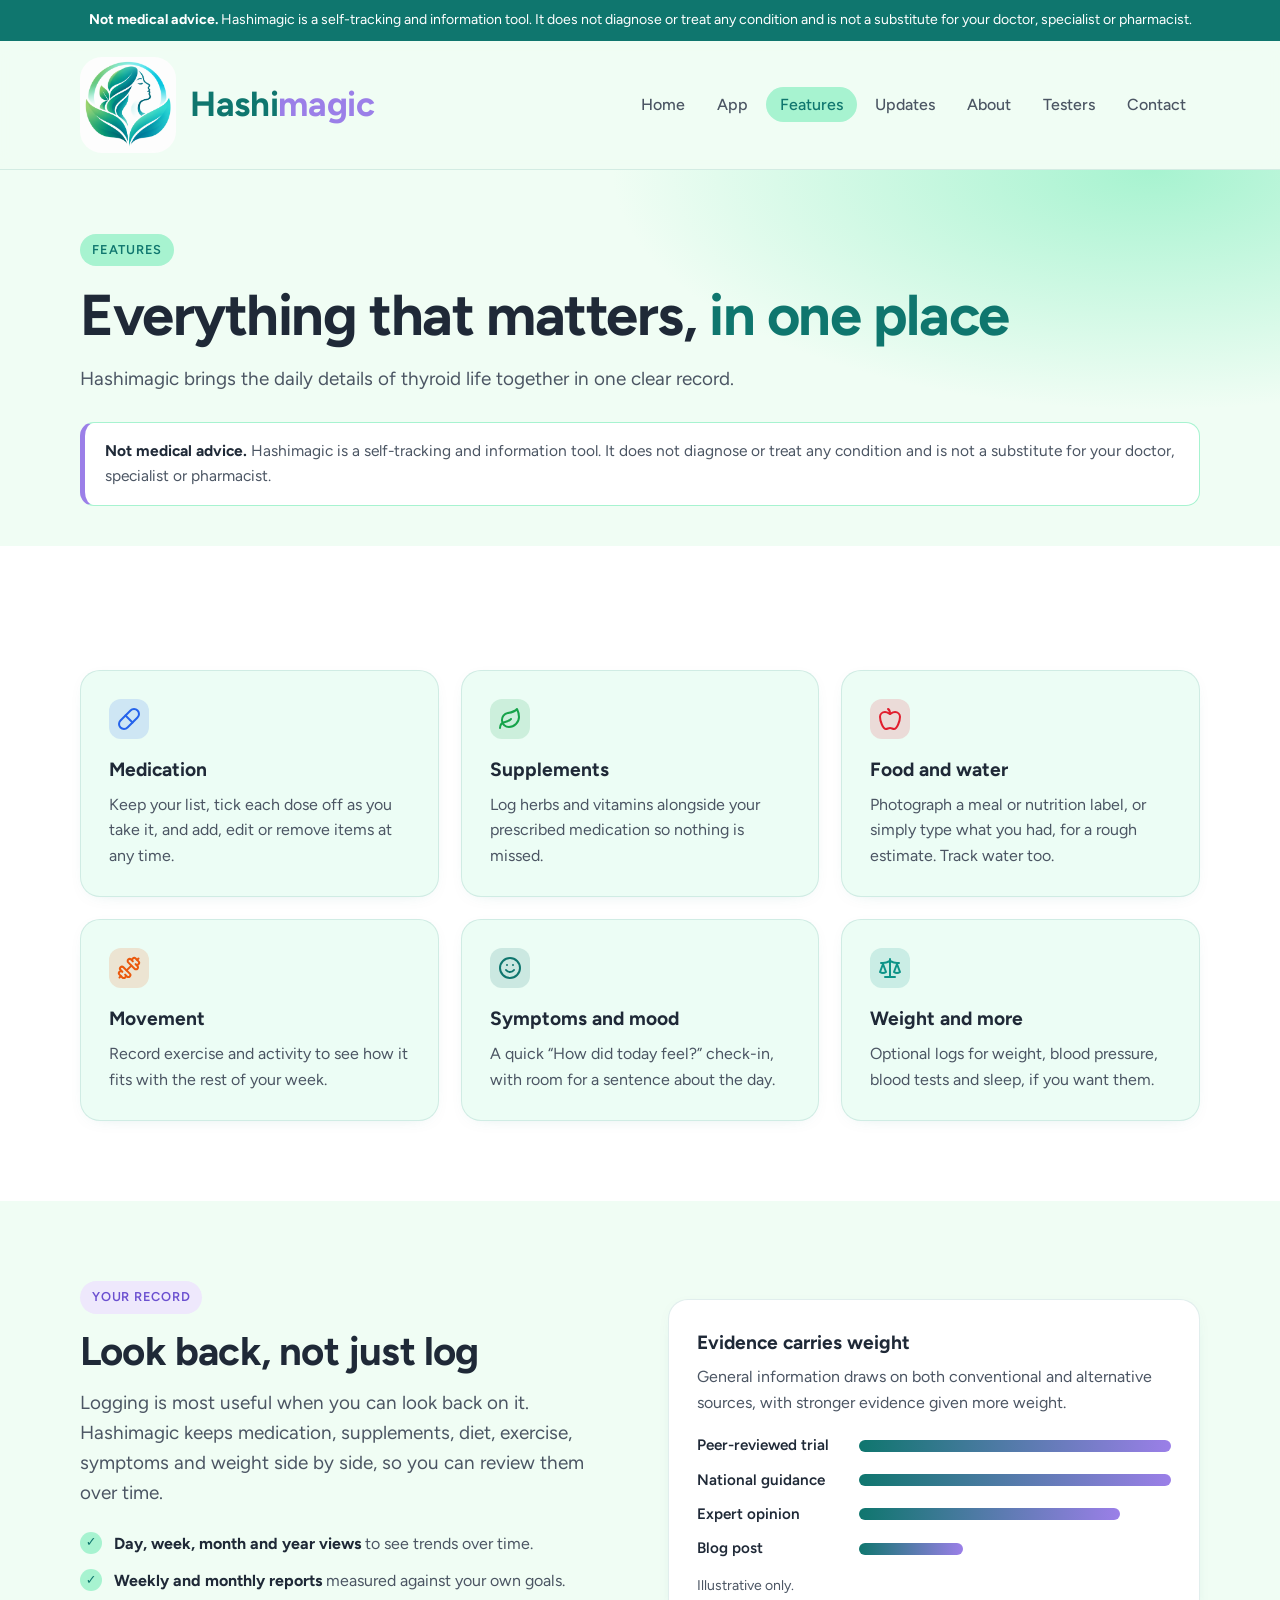
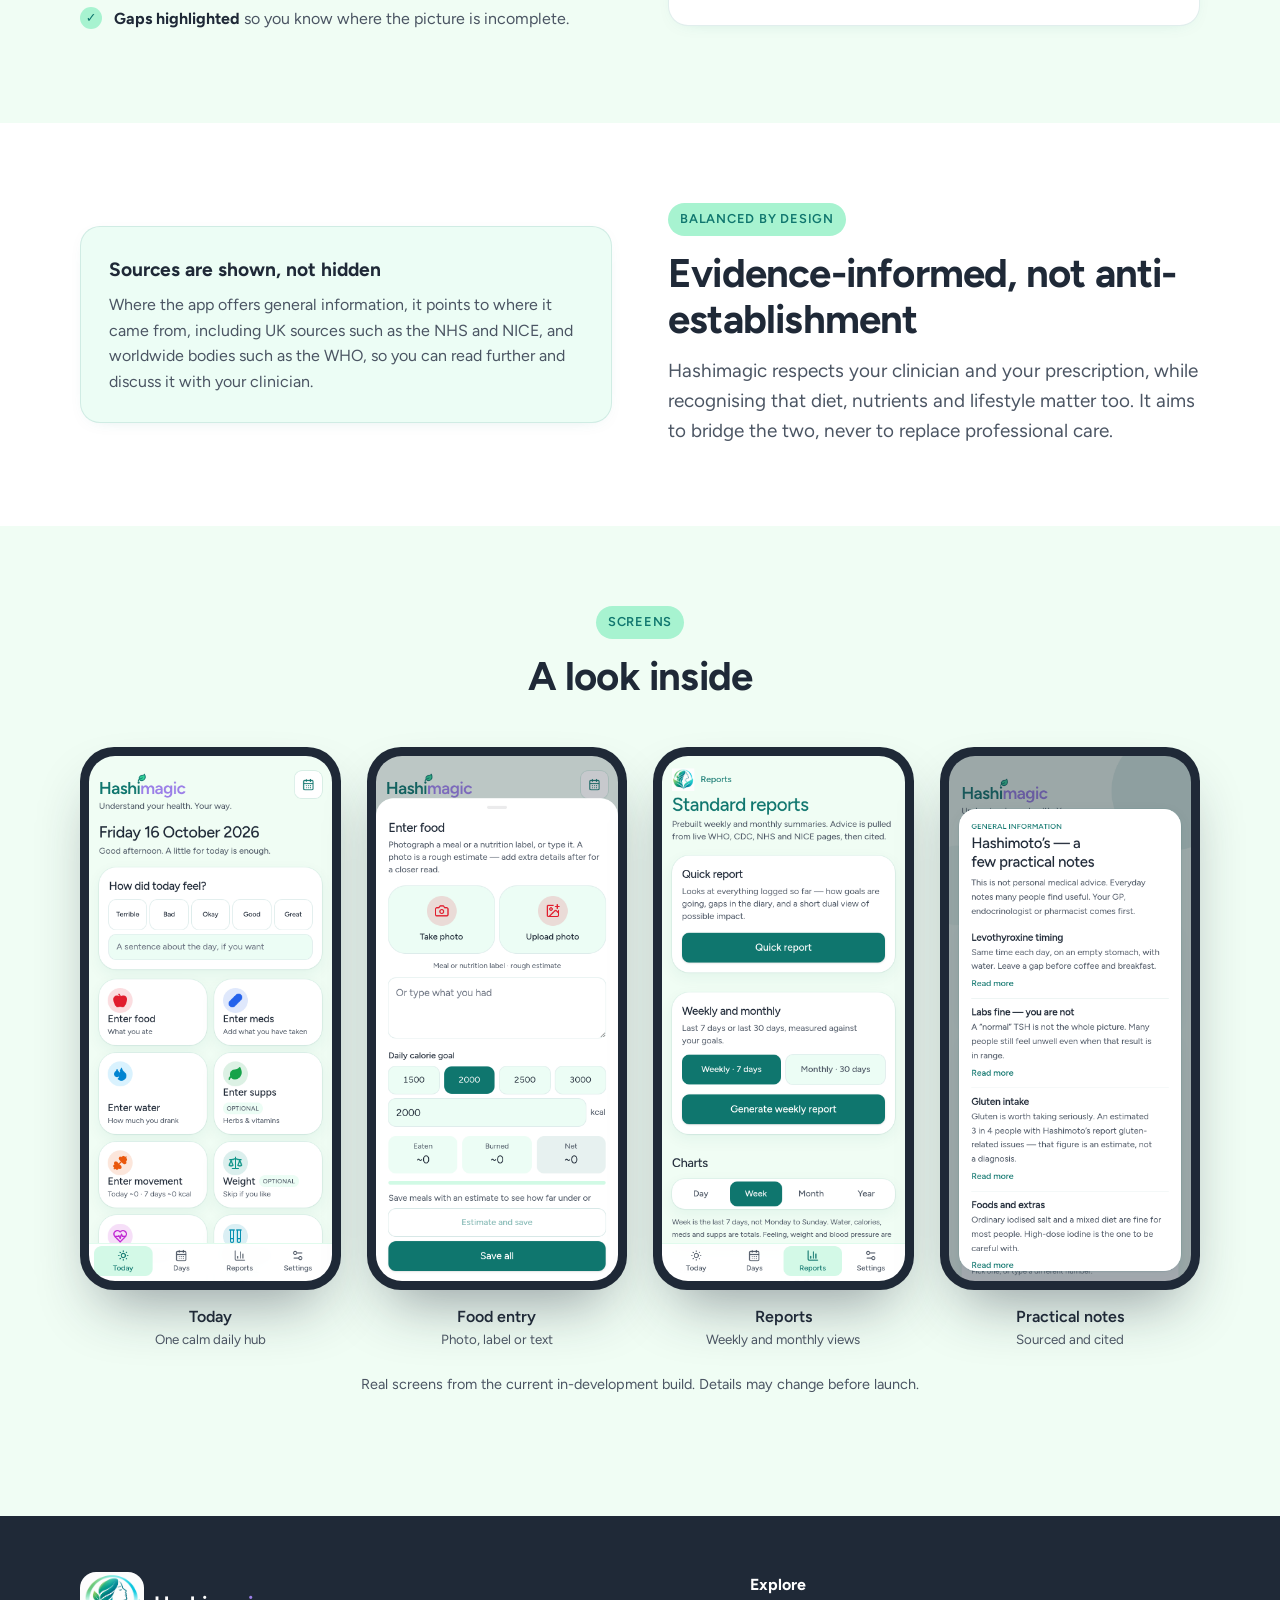
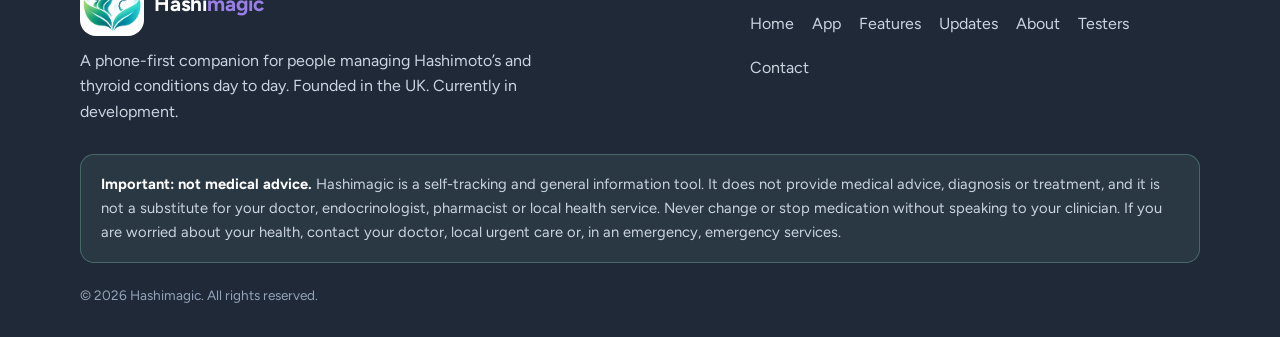
<file: features.html>
<!DOCTYPE html><html lang="en-GB"><head><meta charset="utf-8"><meta name="viewport" content="width=device-width,initial-scale=1">
<title>Features: Hashimagic</title><meta name="description" content="What the Hashimagic app does."><meta name="theme-color" content="#0F766E">
<link rel="icon" href="img/favicon.svg"><link rel="preconnect" href="https://fonts.googleapis.com"><link rel="preconnect" href="https://fonts.gstatic.com" crossorigin>
<link rel="stylesheet" href="https://fonts.googleapis.com/css2?family=Figtree:wght@400;500;600;700&display=swap"><link rel="stylesheet" href="styles.css"></head><body>
<div class="notice"><strong>Not medical advice.</strong> Hashimagic is a self-tracking and information tool. It does not diagnose or treat any condition and is not a substitute for your doctor, specialist or pharmacist.</div>
<header><div class="wrap nav"><a class="brand" href="index.html"><img src="img/hashimagic-mark.png" alt="Hashimagic logo"><span class="wm"><span class="wm-h">Hash</span><span class="wm-i">i</span><span class="wm-m">magic</span></span></a>
<button class="menu-btn" aria-label="Menu" onclick="document.querySelector('.links').classList.toggle('open')">Menu</button>
<ul class="links"><li><a href="index.html">Home</a></li><li><a href="app.html">App</a></li><li><a href="features.html" class=on>Features</a></li><li><a href="updates.html">Updates</a></li><li><a href="about.html">About</a></li><li><a href="become-a-tester.html">Testers</a></li><li><a href="contact.html">Contact</a></li></ul></div></header>
<main>
<section class="page-hero"><div class="wrap"><span class="pill">Features</span><h1>Everything that matters, <em>in one place</em></h1>
<p class="lead">Hashimagic brings the daily details of thyroid life together in one clear record.</p><div class="disclaimer"><strong>Not medical advice.</strong> Hashimagic is a self-tracking and information tool. It does not diagnose or treat any condition and is not a substitute for your doctor, specialist or pharmacist.</div></div></section>
<section class="alt"><div class="wrap"><div class="grid3">
<div class="card"><div class="ico ico-meds" aria-hidden="true"><svg xmlns="http://www.w3.org/2000/svg" width="24" height="24" viewBox="0 0 24 24" fill="none" stroke="currentColor" stroke-width="2" stroke-linecap="round" stroke-linejoin="round" class="ico-svg" aria-hidden="true"><path d="m10.5 20.5 10-10a4.95 4.95 0 1 0-7-7l-10 10a4.95 4.95 0 1 0 7 7Z"/><path d="m8.5 8.5 7 7"/></svg></div><h3>Medication</h3><p>Keep your list, tick each dose off as you take it, and add, edit or remove items at any time.</p></div>
<div class="card"><div class="ico ico-supps" aria-hidden="true"><svg xmlns="http://www.w3.org/2000/svg" width="24" height="24" viewBox="0 0 24 24" fill="none" stroke="currentColor" stroke-width="2" stroke-linecap="round" stroke-linejoin="round" class="ico-svg" aria-hidden="true"><path d="M11 20A7 7 0 0 1 9.8 6.1C15.5 5 17 4.48 19 2c1 2 2 4.18 2 8 0 5.5-4.78 10-10 10Z"/><path d="M2 21c0-3 1.85-5.36 5.08-6C9.5 14.52 12 13 13 12"/></svg></div><h3>Supplements</h3><p>Log herbs and vitamins alongside your prescribed medication so nothing is missed.</p></div>
<div class="card"><div class="ico ico-food" aria-hidden="true"><svg xmlns="http://www.w3.org/2000/svg" width="24" height="24" viewBox="0 0 24 24" fill="none" stroke="currentColor" stroke-width="2" stroke-linecap="round" stroke-linejoin="round" class="ico-svg" aria-hidden="true"><path d="M12 20.94c1.5 0 2.75 1.06 4 1.06 3 0 6-8 6-12.22A4.91 4.91 0 0 0 17 5c-2.22 0-4 1.44-5 2-1-.56-2.78-2-5-2a4.9 4.9 0 0 0-5 4.78C2 14 5 22 8 22c1.25 0 2.5-1.06 4-1.06Z"/><path d="M10 2c1 .5 2 2 2 5"/></svg></div><h3>Food and water</h3><p>Photograph a meal or nutrition label, or simply type what you had, for a rough estimate. Track water too.</p></div>
<div class="card"><div class="ico ico-move" aria-hidden="true"><svg xmlns="http://www.w3.org/2000/svg" width="24" height="24" viewBox="0 0 24 24" fill="none" stroke="currentColor" stroke-width="2" stroke-linecap="round" stroke-linejoin="round" class="ico-svg" aria-hidden="true"><path d="M17.596 12.768a2 2 0 1 0 2.829-2.829l-1.768-1.767a2 2 0 0 0 2.828-2.829l-2.828-2.828a2 2 0 0 0-2.829 2.828l-1.767-1.768a2 2 0 1 0-2.829 2.829z"/><path d="m2.5 21.5 1.4-1.4"/><path d="m20.1 3.9 1.4-1.4"/><path d="M5.343 21.485a2 2 0 1 0 2.829-2.828l1.767 1.768a2 2 0 1 0 2.829-2.829l-6.364-6.364a2 2 0 1 0-2.829 2.829l1.768 1.767a2 2 0 0 0-2.828 2.829z"/><path d="m9.6 14.4 4.8-4.8"/></svg></div><h3>Movement</h3><p>Record exercise and activity to see how it fits with the rest of your week.</p></div>
<div class="card"><div class="ico ico-mood" aria-hidden="true"><svg xmlns="http://www.w3.org/2000/svg" width="24" height="24" viewBox="0 0 24 24" fill="none" stroke="currentColor" stroke-width="2" stroke-linecap="round" stroke-linejoin="round" class="ico-svg" aria-hidden="true"><circle cx="12" cy="12" r="10"/><path d="M8 14s1.5 2 4 2 4-2 4-2"/><line x1="9" x2="9.01" y1="9" y2="9"/><line x1="15" x2="15.01" y1="9" y2="9"/></svg></div><h3>Symptoms and mood</h3><p>A quick &ldquo;How did today feel?&rdquo; check-in, with room for a sentence about the day.</p></div>
<div class="card"><div class="ico ico-weight" aria-hidden="true"><svg xmlns="http://www.w3.org/2000/svg" width="24" height="24" viewBox="0 0 24 24" fill="none" stroke="currentColor" stroke-width="2" stroke-linecap="round" stroke-linejoin="round" class="ico-svg" aria-hidden="true"><path d="m16 16 3-8 3 8c-.87.65-1.92 1-3 1s-2.13-.35-3-1Z"/><path d="m2 16 3-8 3 8c-.87.65-1.92 1-3 1s-2.13-.35-3-1Z"/><path d="M7 21h10"/><path d="M12 3v18"/><path d="M3 7h2c2 0 5-1 7-2 2 1 5 2 7 2h2"/></svg></div><h3>Weight and more</h3><p>Optional logs for weight, blood pressure, blood tests and sleep, if you want them.</p></div></div></div></section>
<section><div class="wrap grid2"><div><span class="pill ins">Your record</span><h2>Look back, not just log</h2>
<p class="lead">Logging is most useful when you can look back on it. Hashimagic keeps medication, supplements, diet, exercise, symptoms and weight side by side, so you can review them over time.</p>
<ul class="ticks"><li><strong>Day, week, month and year views</strong> to see trends over time.</li><li><strong>Weekly and monthly reports</strong> measured against your own goals.</li><li><strong>Gaps highlighted</strong> so you know where the picture is incomplete.</li></ul></div>
<div class="card"><h3>Evidence carries weight</h3><p style="margin-bottom:18px">General information draws on both conventional and alternative sources, with stronger evidence given more weight.</p>
<div class="weight"><div class="bar"><span>Peer-reviewed trial</span><i style="width:100%"></i></div><div class="bar"><span>National guidance</span><i style="width:85%"></i></div><div class="bar"><span>Expert opinion</span><i style="width:55%"></i></div><div class="bar"><span>Blog post</span><i style="width:22%"></i></div></div>
<p class="muted" style="margin-top:14px;font-size:.88rem">Illustrative only.</p></div></div></section>
<section class="alt"><div class="wrap grid2"><div class="card"><h3>Sources are shown, not hidden</h3><p>Where the app offers general information, it points to where it came from, including UK sources such as the NHS and NICE, and worldwide bodies such as the WHO, so you can read further and discuss it with your clinician.</p></div>
<div><span class="pill">Balanced by design</span><h2>Evidence-informed, not anti-establishment</h2><p class="lead">Hashimagic respects your clinician and your prescription, while recognising that diet, nutrients and lifestyle matter too. It aims to bridge the two, never to replace professional care.</p></div></div></section>
<section><div class="wrap"><div class="center"><span class="pill">Screens</span><h2>A look inside</h2></div><div class="shots">
<figure><div class="phone"><img src="img/app-today.png" alt="Hashimagic Today screen" loading="lazy"></div><figcaption>Today<small>One calm daily hub</small></figcaption></figure>
<figure><div class="phone"><img src="img/app-food.png" alt="Hashimagic food entry screen" loading="lazy"></div><figcaption>Food entry<small>Photo, label or text</small></figcaption></figure>
<figure><div class="phone"><img src="img/app-reports.png" alt="Hashimagic reports screen" loading="lazy"></div><figcaption>Reports<small>Weekly and monthly views</small></figcaption></figure>
<figure><div class="phone"><img src="img/app-notes.png" alt="Hashimagic Hashimoto's notes screen" loading="lazy"></div><figcaption>Practical notes<small>Sourced and cited</small></figcaption></figure></div>
<p class="muted center" style="margin-top:22px;font-size:.9rem">Real screens from the current in-development build. Details may change before launch.</p></div></section></main>
<footer><div class="wrap"><div class="fgrid"><div><a class="brand" href="index.html"><img src="img/hashimagic-mark.png" alt=""><span class="wm"><span class="wm-h">Hash</span><span class="wm-i">i</span><span class="wm-m">magic</span></span></a>
<p style="margin-top:12px;max-width:30em">A phone-first companion for people managing Hashimoto&rsquo;s and thyroid conditions day to day. Founded in the UK. Currently in development.</p></div>
<div><strong style="color:#fff">Explore</strong><ul class="flinks"><li><a href="index.html">Home</a></li><li><a href="app.html">App</a></li><li><a href="features.html">Features</a></li><li><a href="updates.html">Updates</a></li><li><a href="about.html">About</a></li><li><a href="become-a-tester.html">Testers</a></li><li><a href="contact.html">Contact</a></li></ul></div></div>
<div class="fdisc"><strong>Important: not medical advice.</strong> Hashimagic is a self-tracking and general information tool. It does not provide medical advice, diagnosis or treatment, and it is not a substitute for your doctor, endocrinologist, pharmacist or local health service. Never change or stop medication without speaking to your clinician. If you are worried about your health, contact your doctor, local urgent care or, in an emergency, emergency services.</div>
<p class="copy">&copy; 2026 Hashimagic. All rights reserved.</p></div></footer></body></html>
</file>
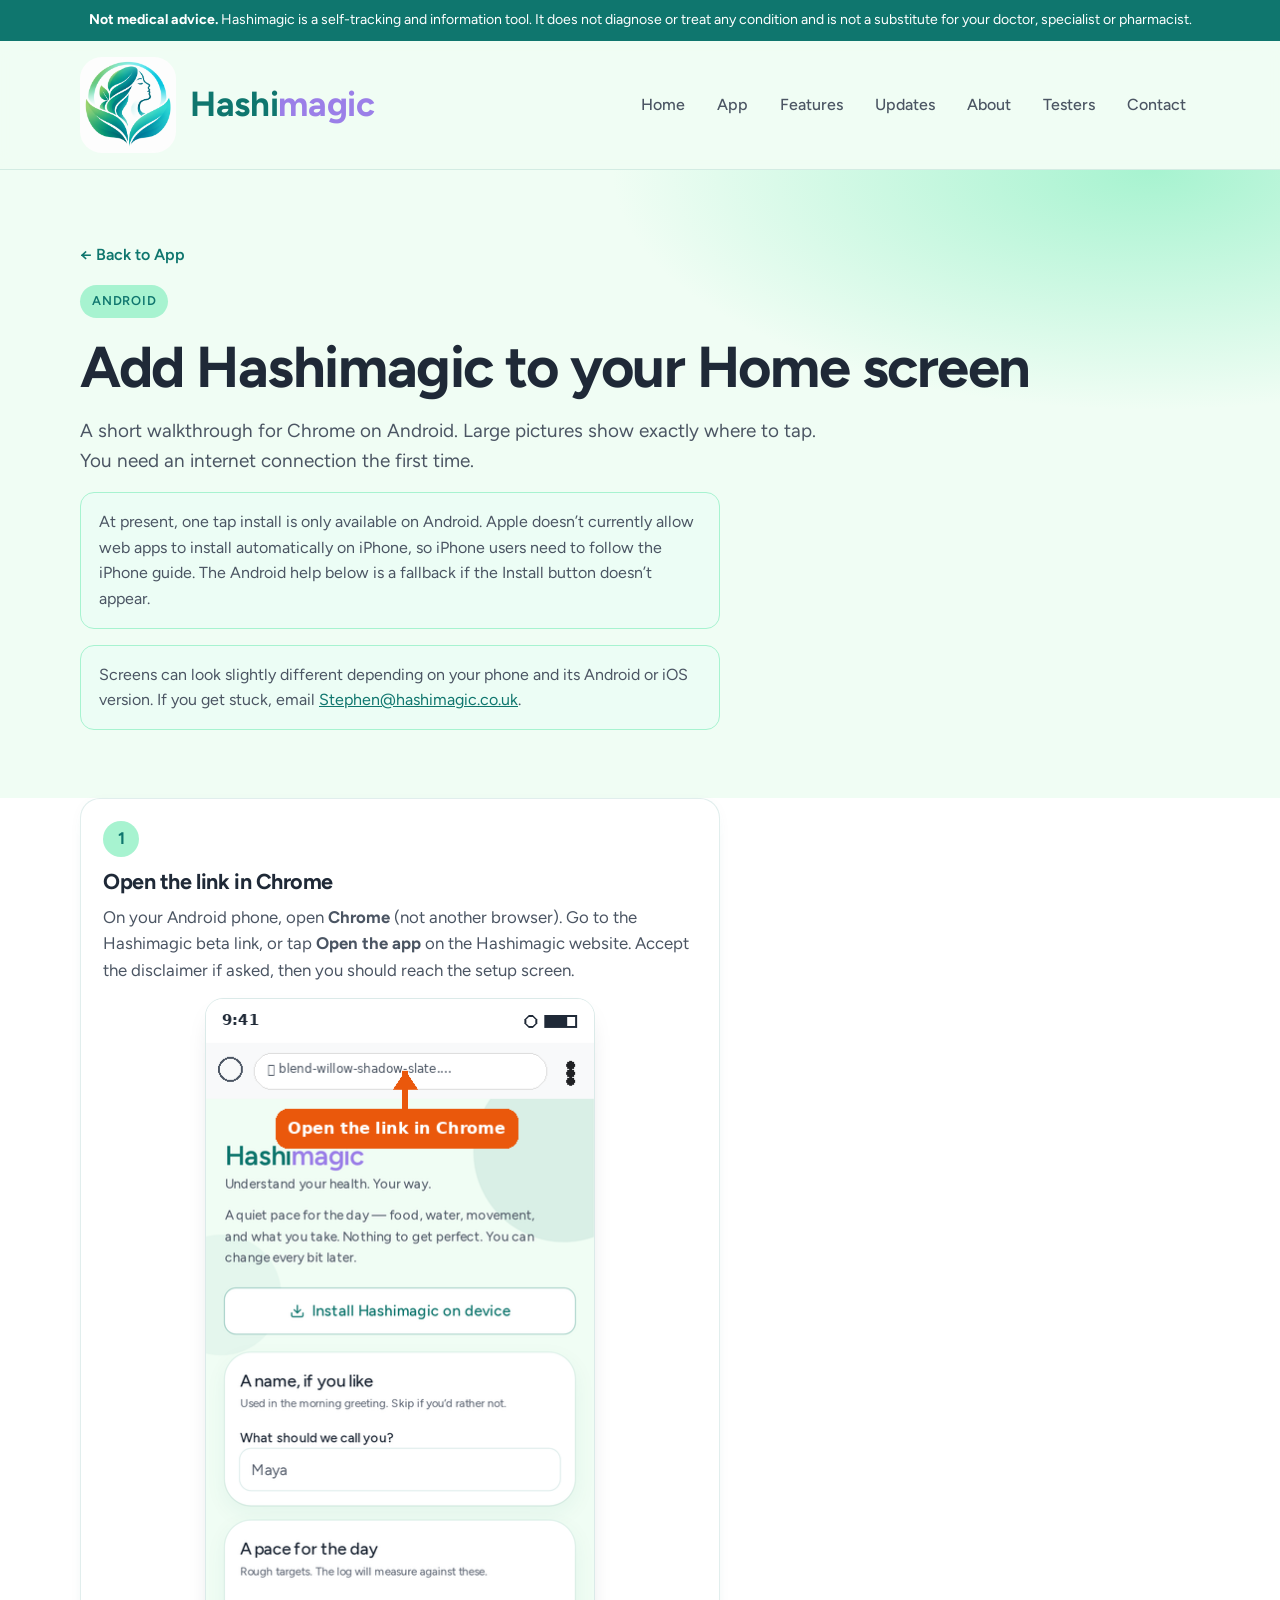
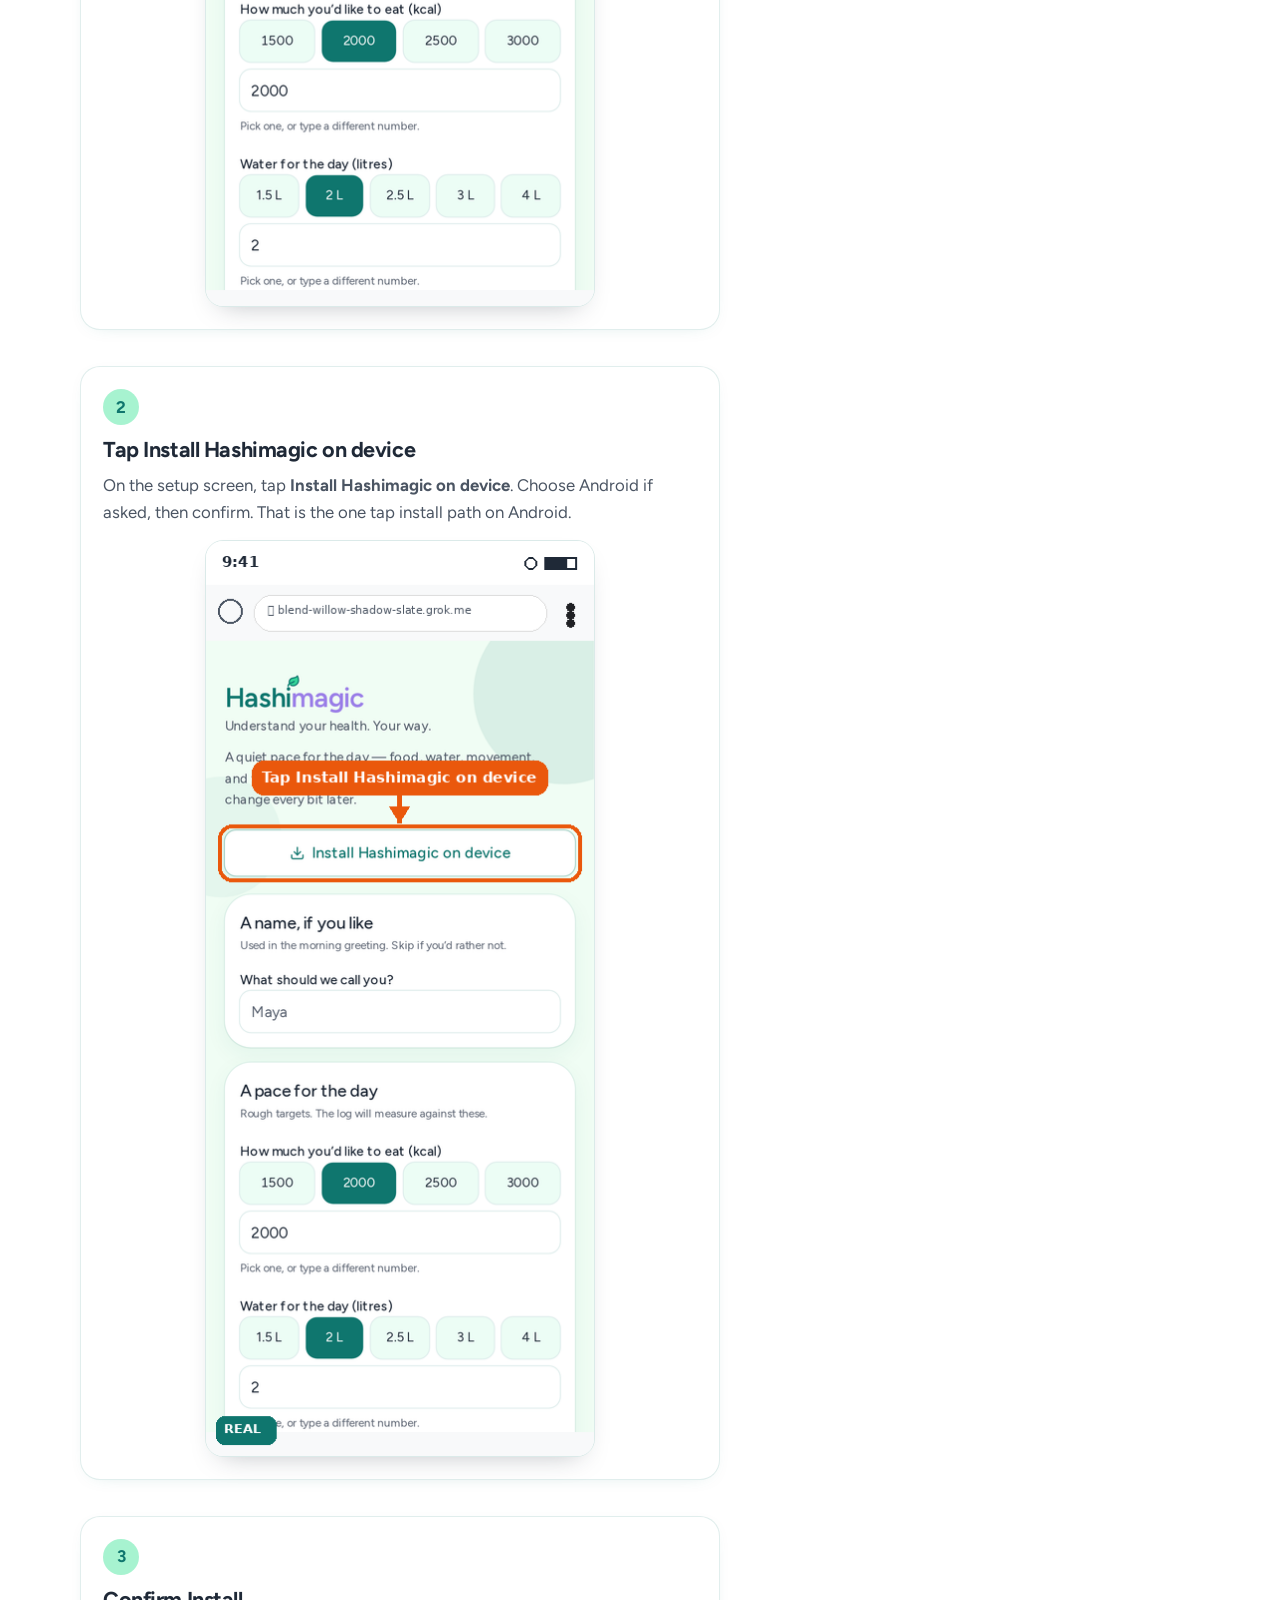
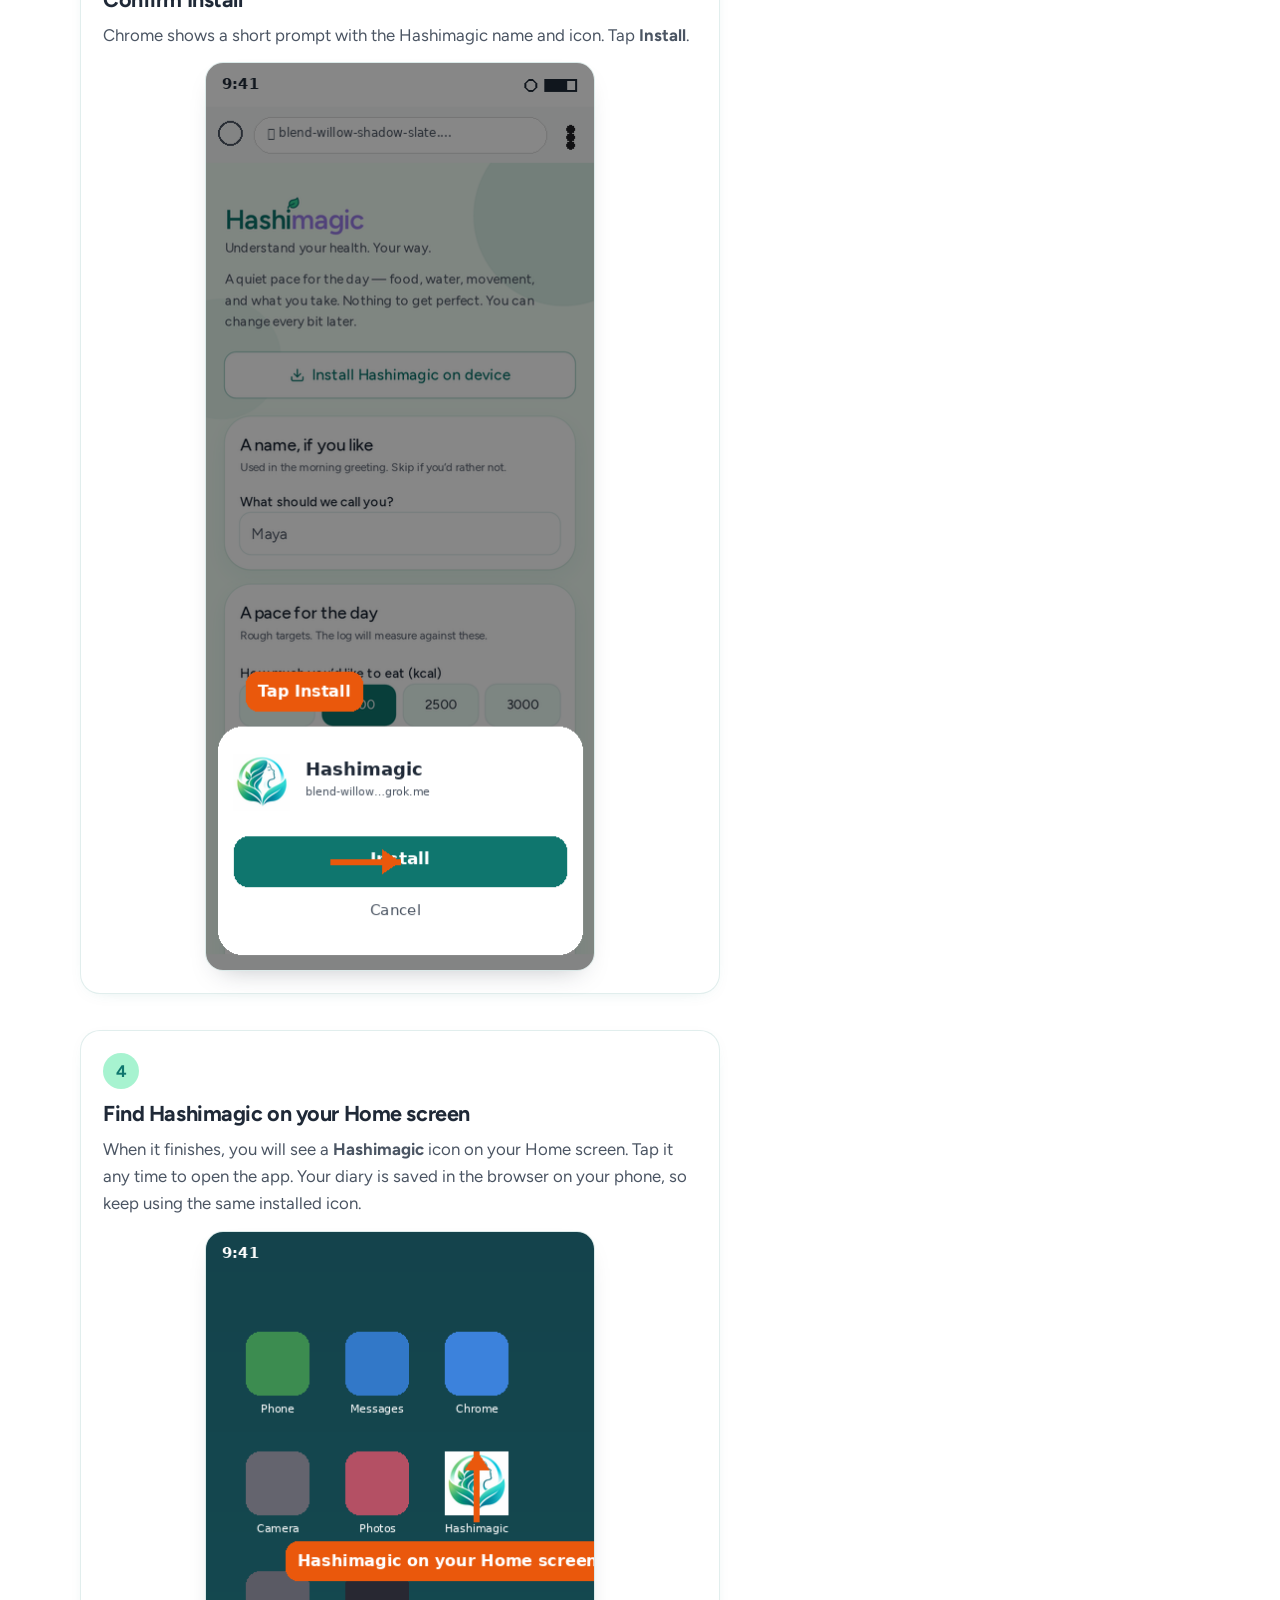
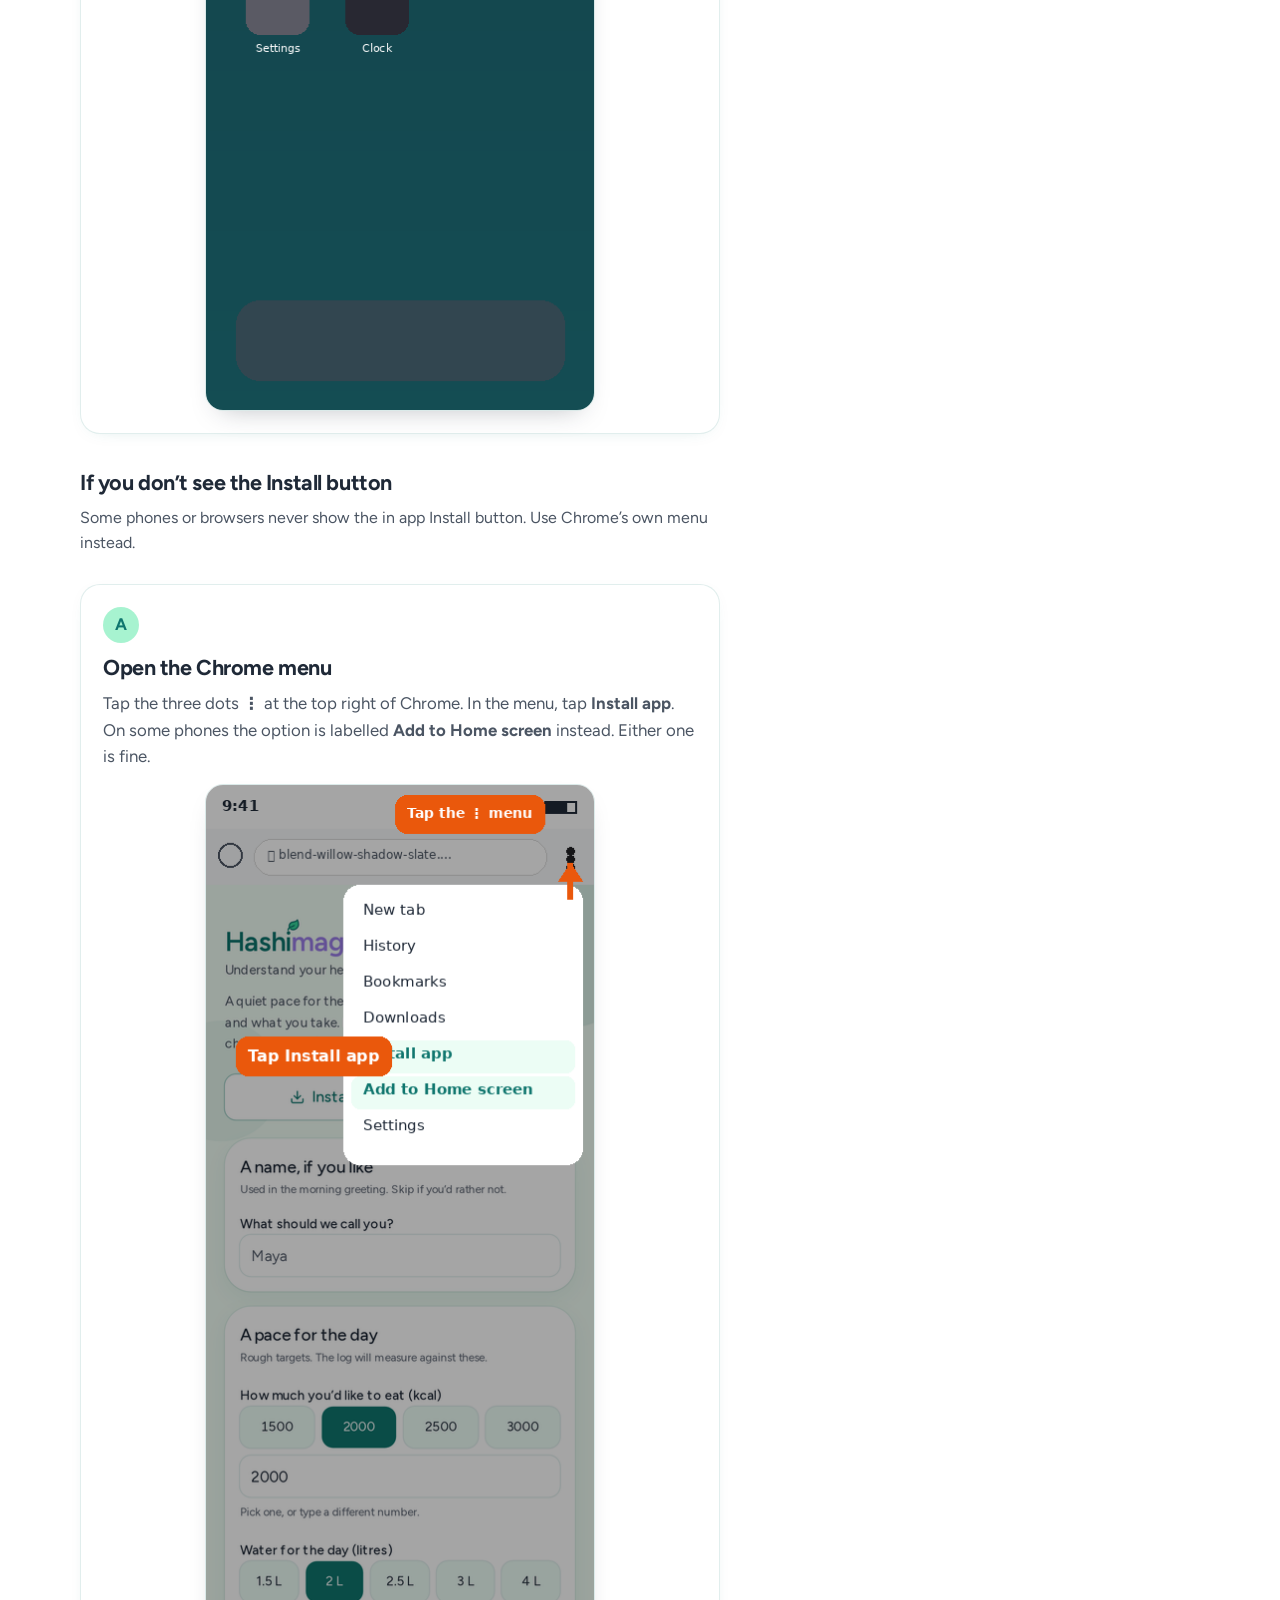
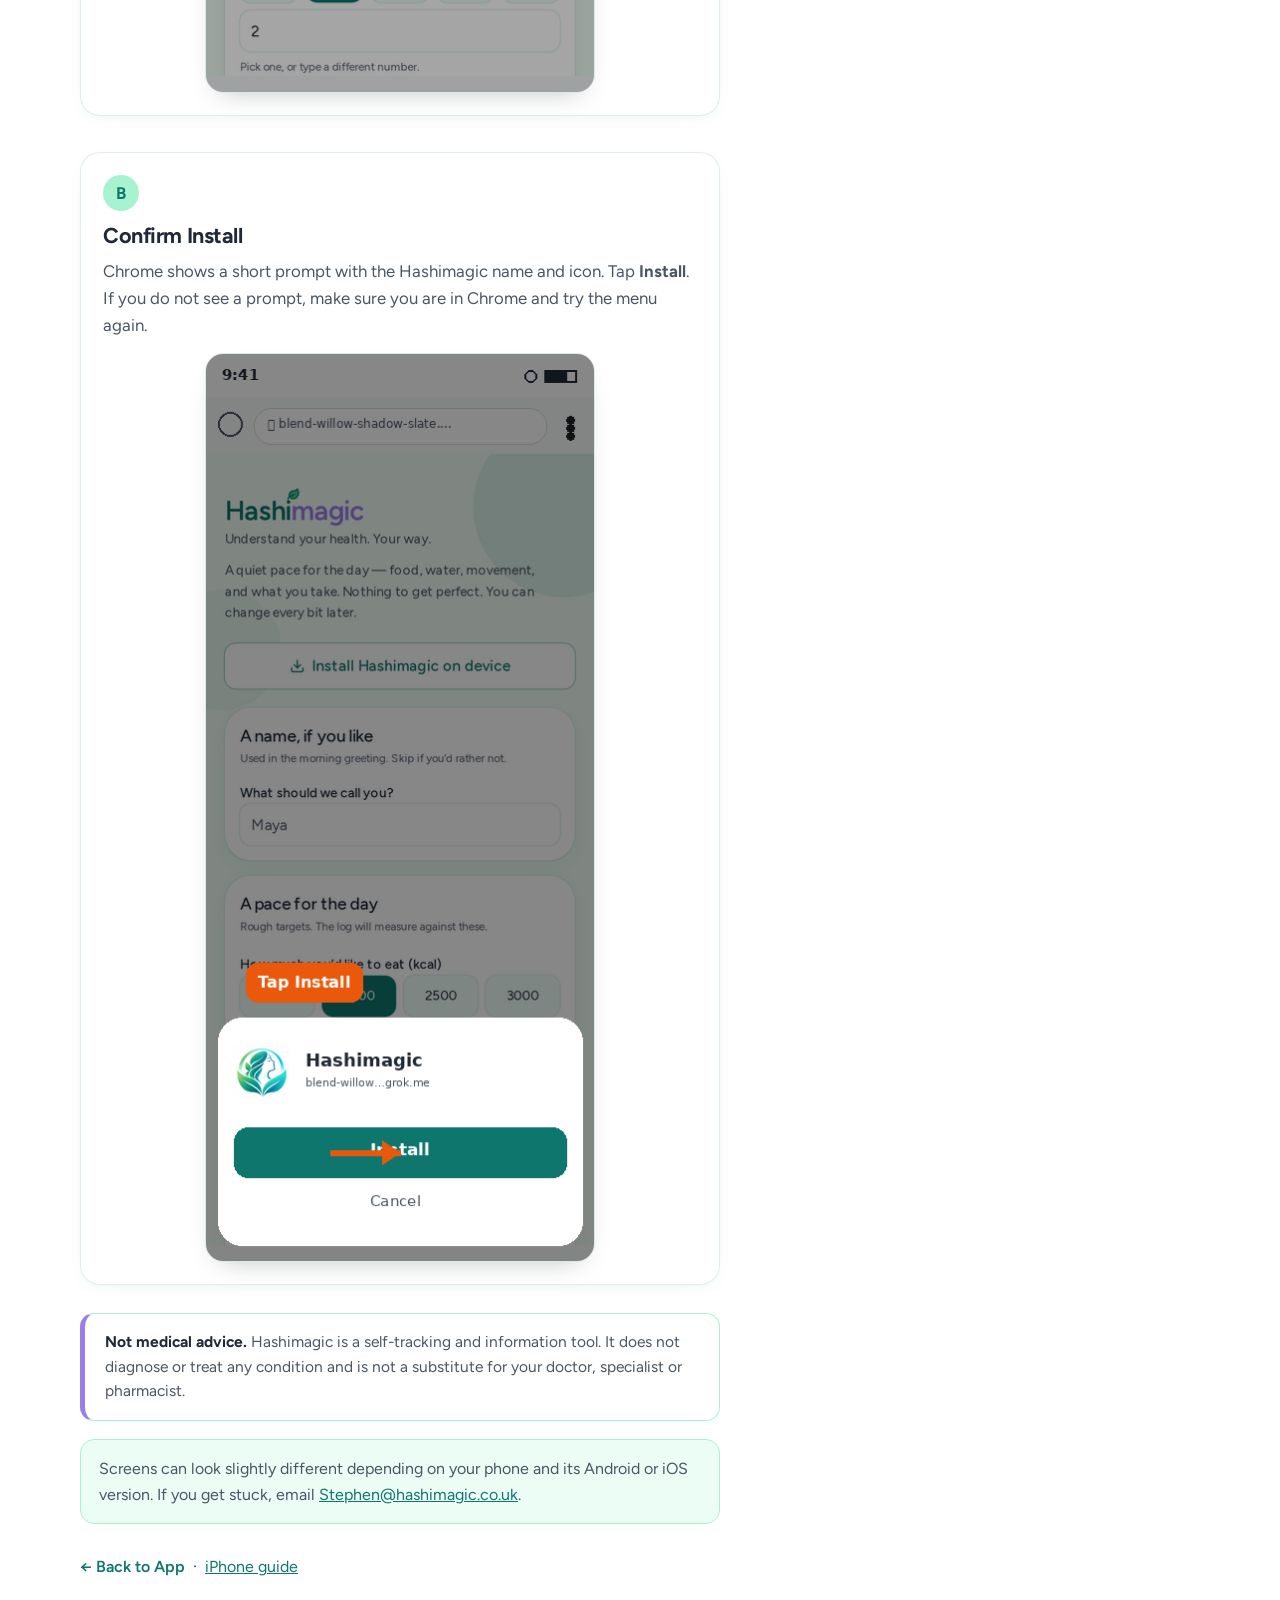
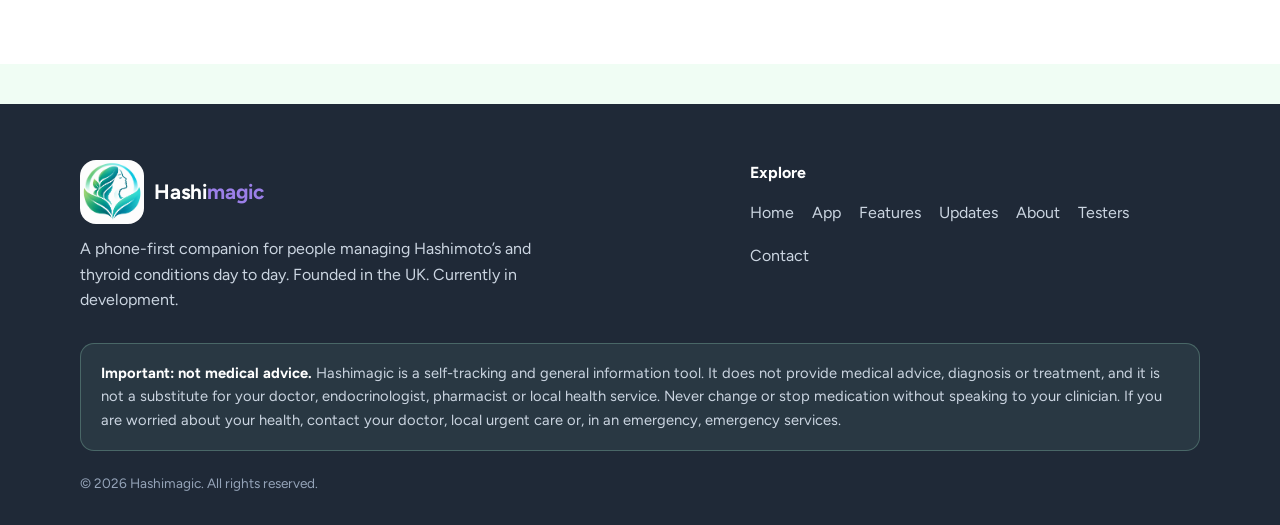
<file: install-android.html>
<!DOCTYPE html><html lang="en-GB"><head><meta charset="utf-8"><meta name="viewport" content="width=device-width,initial-scale=1">
<title>Android install guide: Hashimagic</title><meta name="description" content="How to add Hashimagic to your Android home screen from Chrome."><meta name="theme-color" content="#0F766E">
<link rel="icon" href="img/favicon.svg"><link rel="preconnect" href="https://fonts.googleapis.com"><link rel="preconnect" href="https://fonts.gstatic.com" crossorigin>
<link rel="stylesheet" href="https://fonts.googleapis.com/css2?family=Figtree:wght@400;500;600;700&amp;display=swap"><link rel="stylesheet" href="styles.css"></head><body>
<div class="notice"><strong>Not medical advice.</strong> Hashimagic is a self-tracking and information tool. It does not diagnose or treat any condition and is not a substitute for your doctor, specialist or pharmacist.</div>
<header><div class="wrap nav"><a class="brand" href="index.html"><img src="img/hashimagic-mark.png" alt="Hashimagic logo"><span class="wm"><span class="wm-h">Hash</span><span class="wm-i">i</span><span class="wm-m">magic</span></span></a>
<button class="menu-btn" aria-label="Menu" onclick="document.querySelector('.links').classList.toggle('open')">Menu</button>
<ul class="links"><li><a href="index.html">Home</a></li><li><a href="app.html">App</a></li><li><a href="features.html">Features</a></li><li><a href="updates.html">Updates</a></li><li><a href="about.html">About</a></li><li><a href="become-a-tester.html">Testers</a></li><li><a href="contact.html">Contact</a></li></ul></div></header>
<main>
<section class="page-hero"><div class="wrap">
<a class="guide-back" href="app.html">&larr; Back to App</a>
<span class="pill" style="display:block;width:fit-content;margin-top:14px">Android</span>
<h1>Add Hashimagic to your Home screen</h1>
<p class="lead">A short walkthrough for Chrome on Android. Large pictures show exactly where to tap. You need an internet connection the first time.</p>
<div class="install-note" style="max-width:640px;margin-top:16px">At present, one tap install is only available on Android. Apple doesn&rsquo;t currently allow web apps to install automatically on iPhone, so iPhone users need to follow the iPhone guide. The Android help below is a fallback if the Install button doesn&rsquo;t appear.</div>
<div class="install-note" style="max-width:640px;margin-top:16px">Screens can look slightly different depending on your phone and its Android or iOS version. If you get stuck, email <a href="mailto:stephen@hashimagic.co.uk?subject=Hashimagic%20install%20help">Stephen@hashimagic.co.uk</a>.</div>
</div></section>
<section class="alt" style="padding-top:0"><div class="wrap">
<div class="install-steps">

<div class="install-step">
<span class="step-num">1</span>
<h2>Open the link in Chrome</h2>
<p>On your Android phone, open <strong>Chrome</strong> (not another browser). Go to the Hashimagic beta link, or tap <strong>Open the app</strong> on the Hashimagic website. Accept the disclaimer if asked, then you should reach the setup screen.</p>
<img src="img/install/android-01-open.png" alt="Hashimagic open in Chrome on Android, with the address bar highlighted" width="390" height="909">
</div>

<div class="install-step">
<span class="step-num">2</span>
<h2>Tap Install Hashimagic on device</h2>
<p>On the setup screen, tap <strong>Install Hashimagic on device</strong>. Choose Android if asked, then confirm. That is the one tap install path on Android.</p>
<img src="img/install/android-02-install-btn.png" alt="Hashimagic setup screen with Install Hashimagic on device highlighted" width="390" height="917">
</div>

<div class="install-step">
<span class="step-num">3</span>
<h2>Confirm Install</h2>
<p>Chrome shows a short prompt with the Hashimagic name and icon. Tap <strong>Install</strong>.</p>
<img src="img/install/android-03-confirm.png" alt="Chrome Install prompt for Hashimagic with Install button highlighted" width="390" height="909">
</div>

<div class="install-step">
<span class="step-num">4</span>
<h2>Find Hashimagic on your Home screen</h2>
<p>When it finishes, you will see a <strong>Hashimagic</strong> icon on your Home screen. Tap it any time to open the app. Your diary is saved in the browser on your phone, so keep using the same installed icon.</p>
<img src="img/install/android-04-homescreen.png" alt="Android Home screen with the Hashimagic icon highlighted" width="390" height="780">
</div>

</div>

<div class="install-fallback" style="max-width:640px;margin-top:36px">
<h2 style="font-size:1.35rem;margin:0 0 10px">If you don&rsquo;t see the Install button</h2>
<p style="color:var(--muted);margin:0 0 18px">Some phones or browsers never show the in app Install button. Use Chrome&rsquo;s own menu instead.</p>
<div class="install-steps">

<div class="install-step">
<span class="step-num">A</span>
<h2>Open the Chrome menu</h2>
<p>Tap the three dots <strong>⋮</strong> at the top right of Chrome. In the menu, tap <strong>Install app</strong>. On some phones the option is labelled <strong>Add to Home screen</strong> instead. Either one is fine.</p>
<img src="img/install/android-02-menu.png" alt="Chrome menu open with Install app and Add to Home screen highlighted" width="390" height="909">
</div>

<div class="install-step">
<span class="step-num">B</span>
<h2>Confirm Install</h2>
<p>Chrome shows a short prompt with the Hashimagic name and icon. Tap <strong>Install</strong>. If you do not see a prompt, make sure you are in Chrome and try the menu again.</p>
<img src="img/install/android-03-confirm.png" alt="Chrome Install prompt for Hashimagic with Install button highlighted" width="390" height="909">
</div>

</div>
</div>
<div class="disclaimer" style="max-width:640px"><strong>Not medical advice.</strong> Hashimagic is a self-tracking and information tool. It does not diagnose or treat any condition and is not a substitute for your doctor, specialist or pharmacist.</div>
<div class="install-note" style="max-width:640px">Screens can look slightly different depending on your phone and its Android or iOS version. If you get stuck, email <a href="mailto:stephen@hashimagic.co.uk?subject=Hashimagic%20install%20help">Stephen@hashimagic.co.uk</a>.</div>
<p style="margin-top:22px"><a class="guide-back" href="app.html">&larr; Back to App</a> &nbsp;·&nbsp; <a href="install-ios.html">iPhone guide</a></p>
</div></section>
</main>
<footer><div class="wrap"><div class="fgrid"><div><a class="brand" href="index.html"><img src="img/hashimagic-mark.png" alt=""><span class="wm"><span class="wm-h">Hash</span><span class="wm-i">i</span><span class="wm-m">magic</span></span></a>
<p style="margin-top:12px;max-width:30em">A phone-first companion for people managing Hashimoto&rsquo;s and thyroid conditions day to day. Founded in the UK. Currently in development.</p></div>
<div><strong style="color:#fff">Explore</strong><ul class="flinks"><li><a href="index.html">Home</a></li><li><a href="app.html">App</a></li><li><a href="features.html">Features</a></li><li><a href="updates.html">Updates</a></li><li><a href="about.html">About</a></li><li><a href="become-a-tester.html">Testers</a></li><li><a href="contact.html">Contact</a></li></ul></div></div>
<div class="fdisc"><strong>Important: not medical advice.</strong> Hashimagic is a self-tracking and general information tool. It does not provide medical advice, diagnosis or treatment, and it is not a substitute for your doctor, endocrinologist, pharmacist or local health service. Never change or stop medication without speaking to your clinician. If you are worried about your health, contact your doctor, local urgent care or, in an emergency, emergency services.</div>
<p class="copy">&copy; 2026 Hashimagic. All rights reserved.</p></div></footer></body></html>
</file>
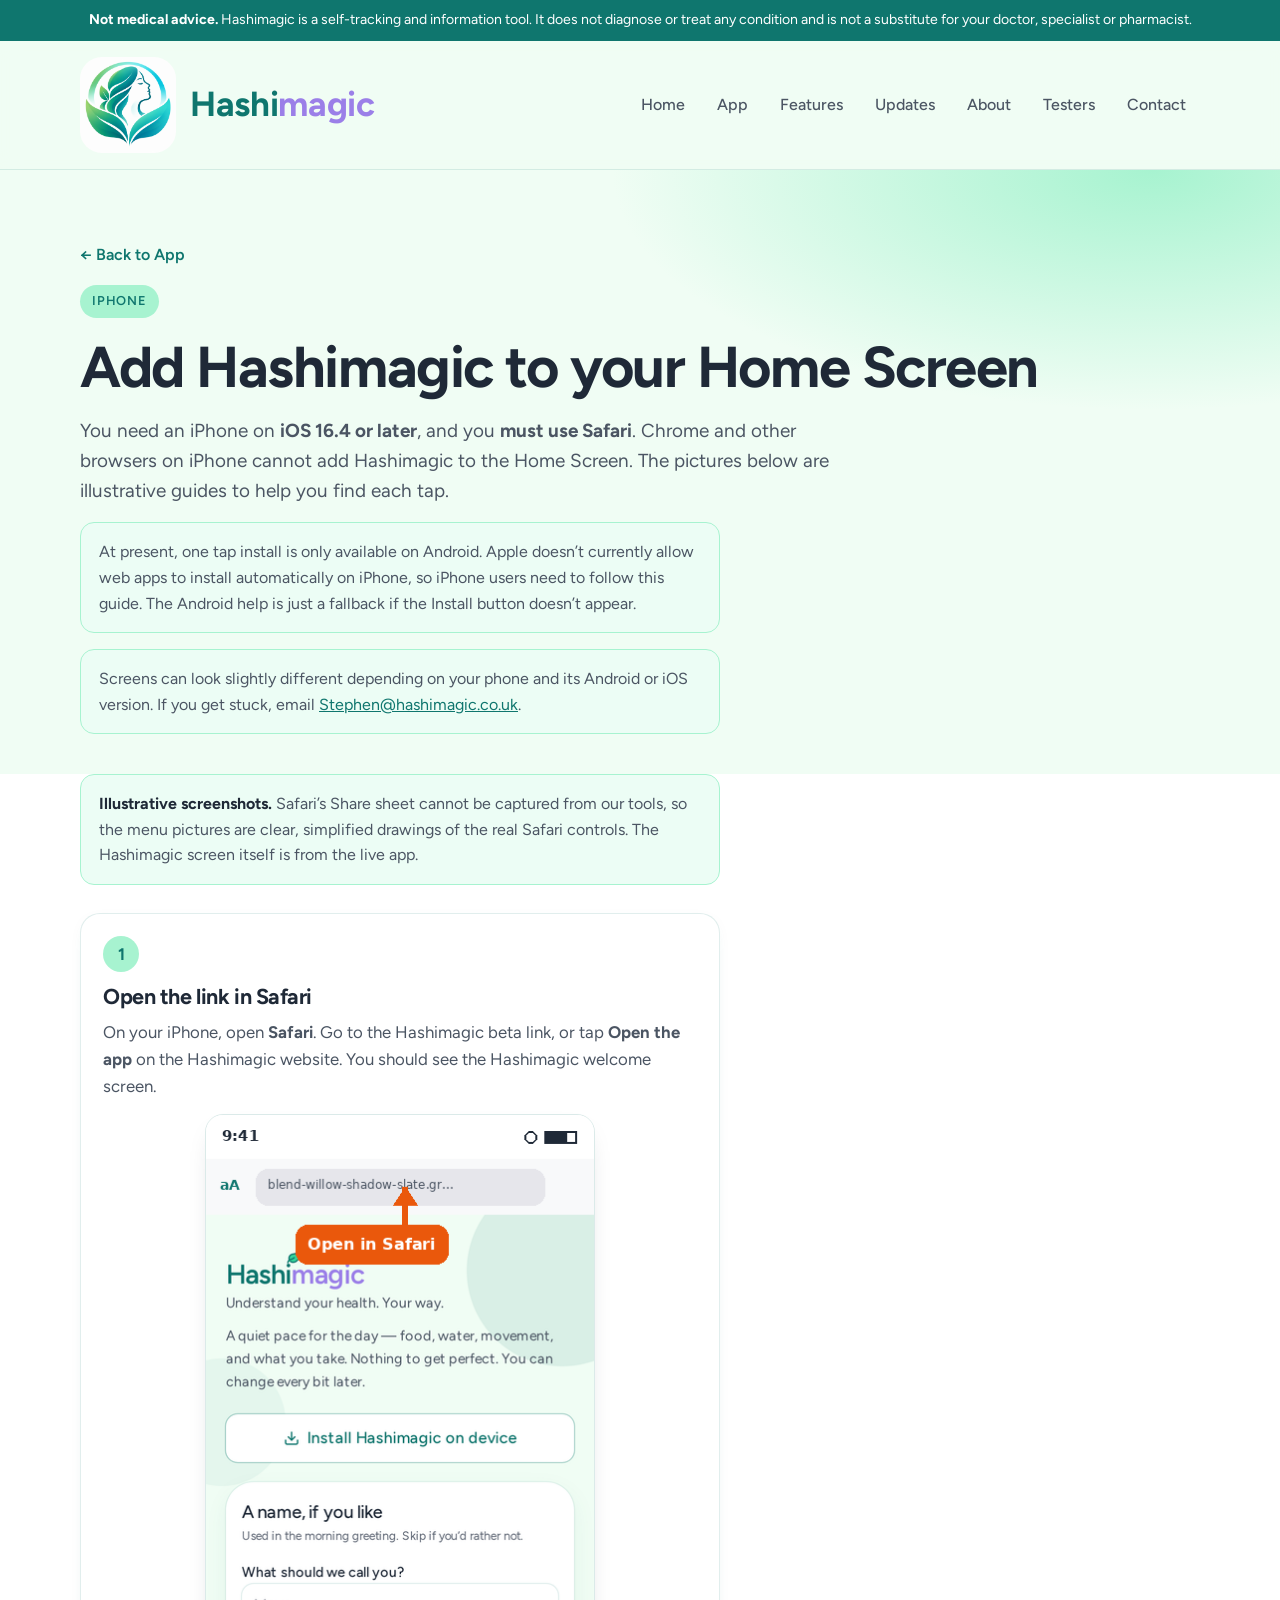
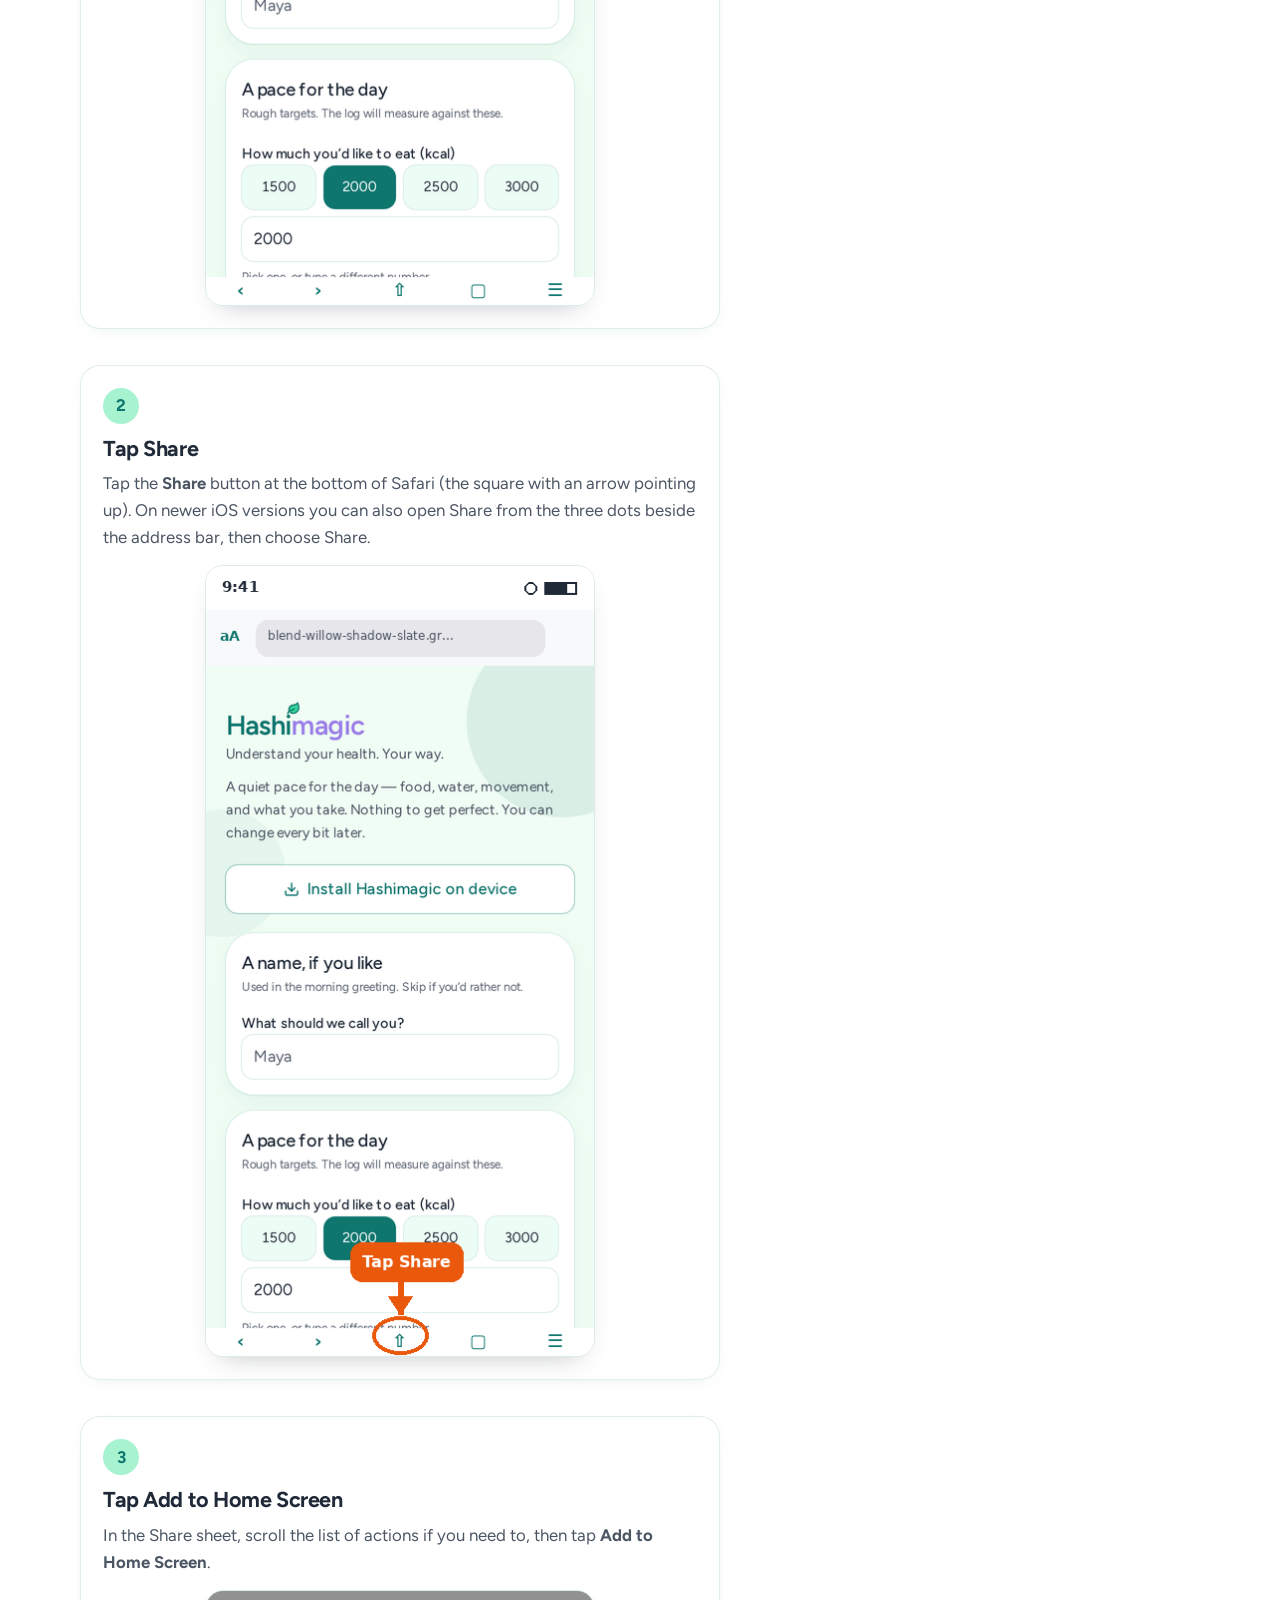
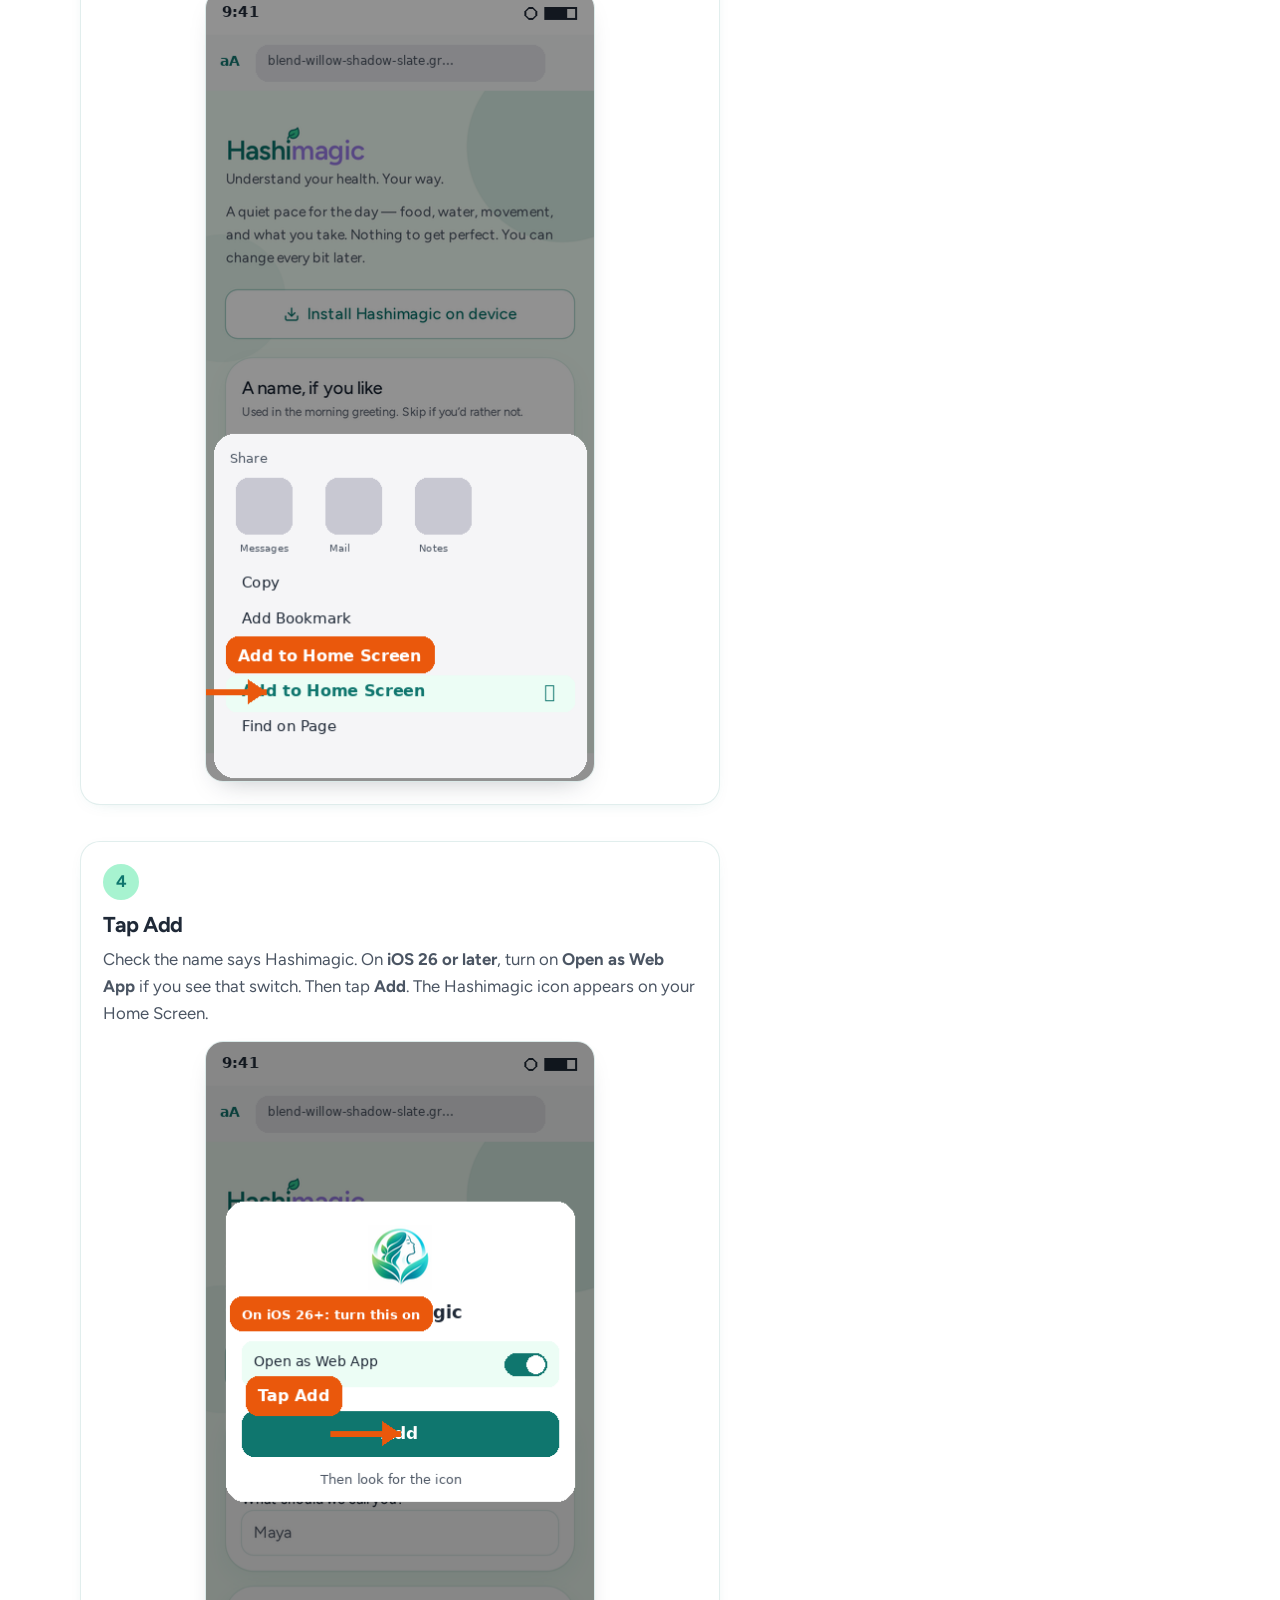
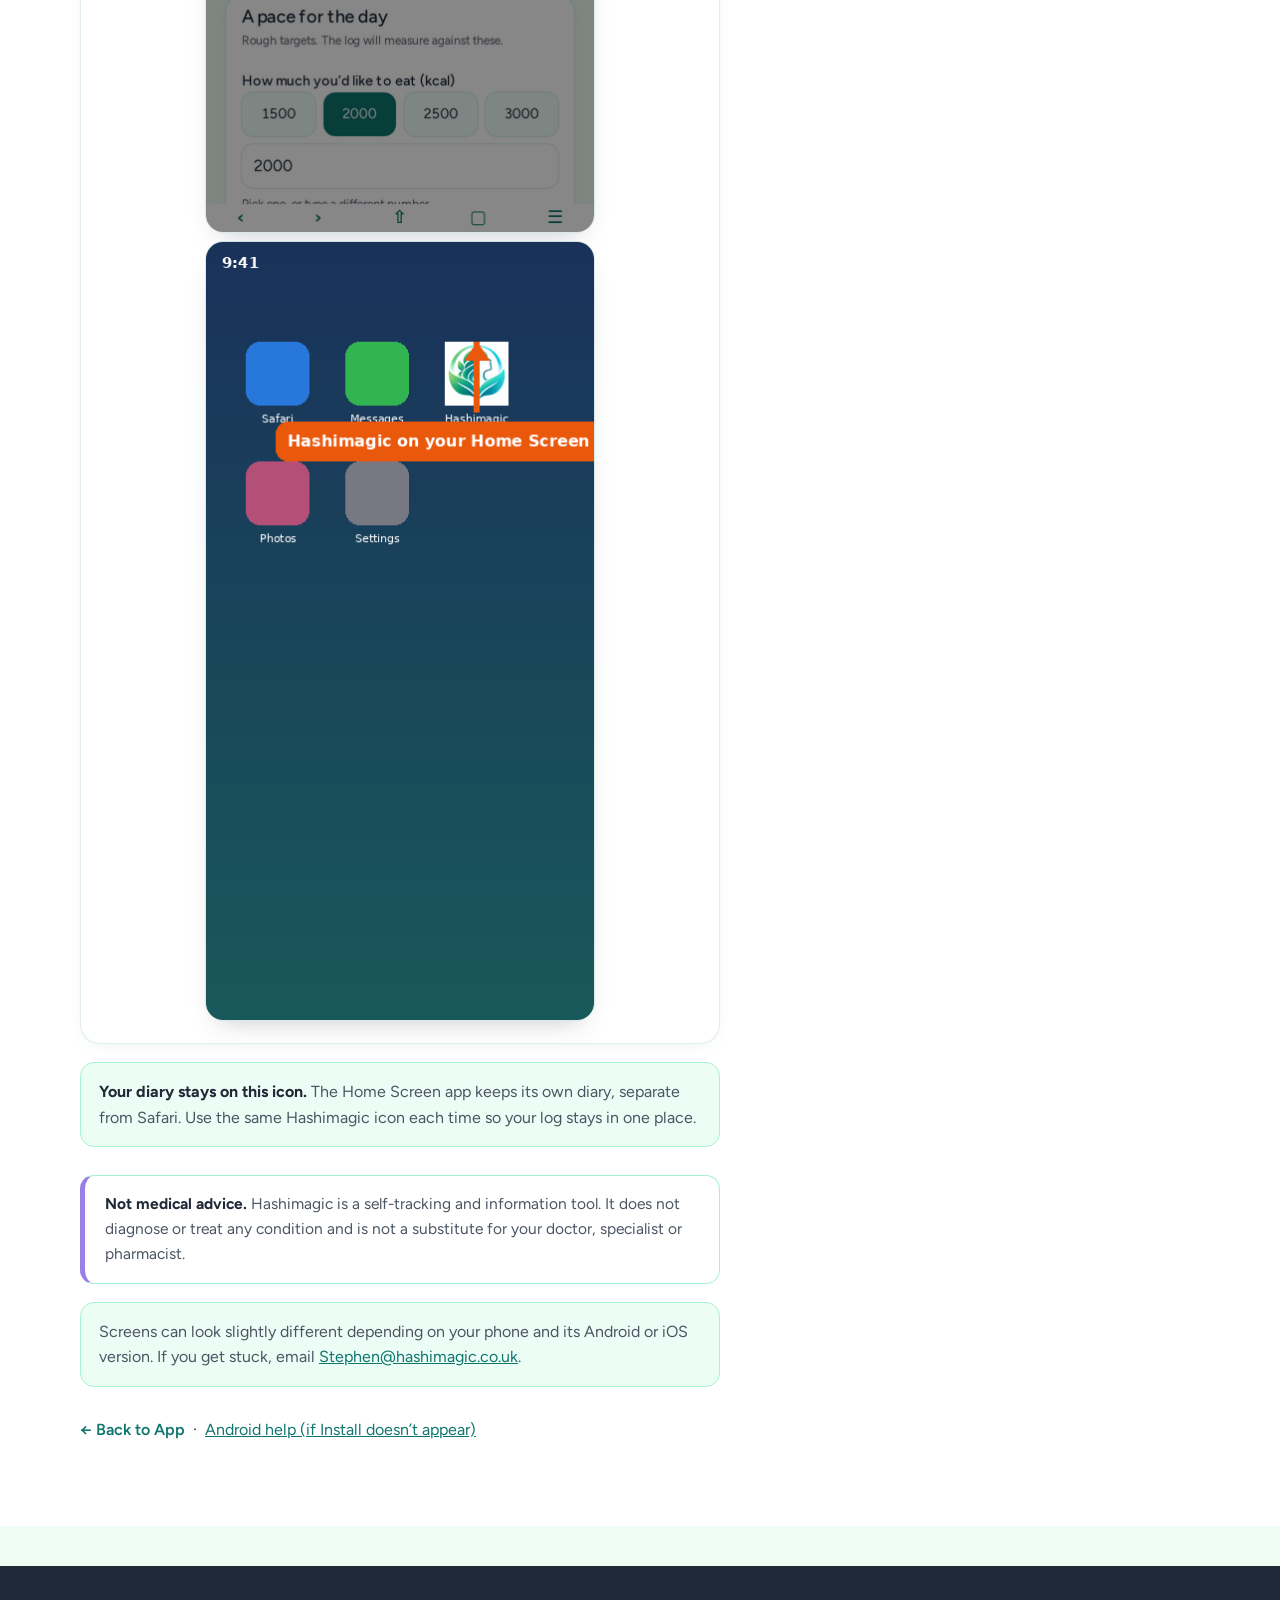
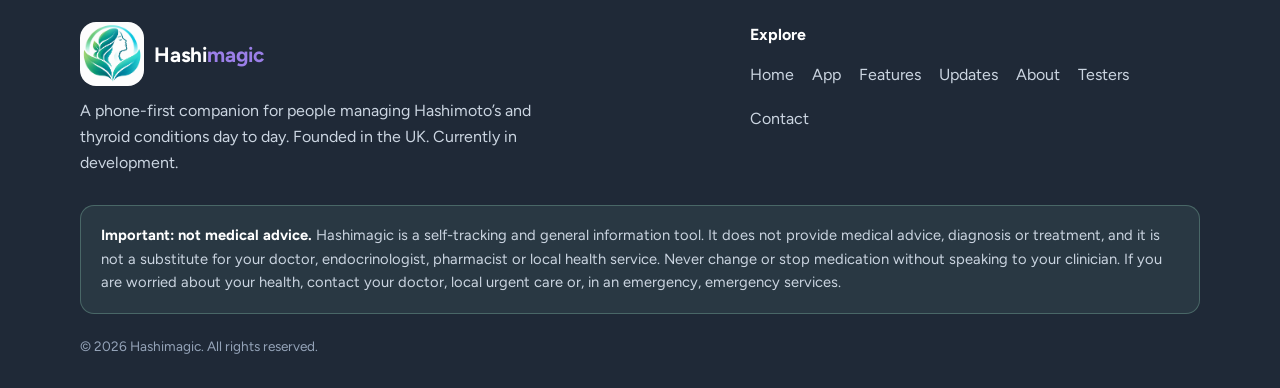
<file: install-ios.html>
<!DOCTYPE html><html lang="en-GB"><head><meta charset="utf-8"><meta name="viewport" content="width=device-width,initial-scale=1">
<title>iOS install guide: Hashimagic</title><meta name="description" content="How to add Hashimagic to your iPhone Home Screen from Safari."><meta name="theme-color" content="#0F766E">
<link rel="icon" href="img/favicon.svg"><link rel="preconnect" href="https://fonts.googleapis.com"><link rel="preconnect" href="https://fonts.gstatic.com" crossorigin>
<link rel="stylesheet" href="https://fonts.googleapis.com/css2?family=Figtree:wght@400;500;600;700&amp;display=swap"><link rel="stylesheet" href="styles.css"></head><body>
<div class="notice"><strong>Not medical advice.</strong> Hashimagic is a self-tracking and information tool. It does not diagnose or treat any condition and is not a substitute for your doctor, specialist or pharmacist.</div>
<header><div class="wrap nav"><a class="brand" href="index.html"><img src="img/hashimagic-mark.png" alt="Hashimagic logo"><span class="wm"><span class="wm-h">Hash</span><span class="wm-i">i</span><span class="wm-m">magic</span></span></a>
<button class="menu-btn" aria-label="Menu" onclick="document.querySelector('.links').classList.toggle('open')">Menu</button>
<ul class="links"><li><a href="index.html">Home</a></li><li><a href="app.html">App</a></li><li><a href="features.html">Features</a></li><li><a href="updates.html">Updates</a></li><li><a href="about.html">About</a></li><li><a href="become-a-tester.html">Testers</a></li><li><a href="contact.html">Contact</a></li></ul></div></header>
<main>
<section class="page-hero"><div class="wrap">
<a class="guide-back" href="app.html">&larr; Back to App</a>
<span class="pill" style="display:block;width:fit-content;margin-top:14px">iPhone</span>
<h1>Add Hashimagic to your Home Screen</h1>
<p class="lead">You need an iPhone on <strong>iOS 16.4 or later</strong>, and you <strong>must use Safari</strong>. Chrome and other browsers on iPhone cannot add Hashimagic to the Home Screen. The pictures below are illustrative guides to help you find each tap.</p>
<div class="install-note" style="max-width:640px;margin-top:16px">At present, one tap install is only available on Android. Apple doesn&rsquo;t currently allow web apps to install automatically on iPhone, so iPhone users need to follow this guide. The Android help is just a fallback if the Install button doesn&rsquo;t appear.</div>
<div class="install-note" style="max-width:640px;margin-top:16px">Screens can look slightly different depending on your phone and its Android or iOS version. If you get stuck, email <a href="mailto:stephen@hashimagic.co.uk?subject=Hashimagic%20install%20help">Stephen@hashimagic.co.uk</a>.</div>
</div></section>
<section class="alt" style="padding-top:0"><div class="wrap">
<div class="install-note" style="max-width:640px;margin-top:0"><strong>Illustrative screenshots.</strong> Safari&rsquo;s Share sheet cannot be captured from our tools, so the menu pictures are clear, simplified drawings of the real Safari controls. The Hashimagic screen itself is from the live app.</div>
<div class="install-steps">

<div class="install-step">
<span class="step-num">1</span>
<h2>Open the link in Safari</h2>
<p>On your iPhone, open <strong>Safari</strong>. Go to the Hashimagic beta link, or tap <strong>Open the app</strong> on the Hashimagic website. You should see the Hashimagic welcome screen.</p>
<img src="img/install/ios-01-open.png" alt="Hashimagic open in Safari on iPhone, with a note to use Safari only" width="390" height="792">
</div>

<div class="install-step">
<span class="step-num">2</span>
<h2>Tap Share</h2>
<p>Tap the <strong>Share</strong> button at the bottom of Safari (the square with an arrow pointing up). On newer iOS versions you can also open Share from the three dots beside the address bar, then choose Share.</p>
<img src="img/install/ios-02-share.png" alt="Safari bottom toolbar with the Share button circled" width="390" height="792">
</div>

<div class="install-step">
<span class="step-num">3</span>
<h2>Tap Add to Home Screen</h2>
<p>In the Share sheet, scroll the list of actions if you need to, then tap <strong>Add to Home Screen</strong>.</p>
<img src="img/install/ios-03-add.png" alt="Safari Share sheet with Add to Home Screen highlighted" width="390" height="792">
</div>

<div class="install-step">
<span class="step-num">4</span>
<h2>Tap Add</h2>
<p>Check the name says Hashimagic. On <strong>iOS 26 or later</strong>, turn on <strong>Open as Web App</strong> if you see that switch. Then tap <strong>Add</strong>. The Hashimagic icon appears on your Home Screen.</p>
<img src="img/install/ios-04-add-confirm.png" alt="Add to Home Screen confirm screen with Open as Web App and Add highlighted" width="390" height="792">
<img src="img/install/ios-05-homescreen.png" alt="iPhone Home Screen with the Hashimagic icon highlighted" width="390" height="780">
</div>

</div>

<div class="install-note" style="max-width:640px"><strong>Your diary stays on this icon.</strong> The Home Screen app keeps its own diary, separate from Safari. Use the same Hashimagic icon each time so your log stays in one place.</div>
<div class="disclaimer" style="max-width:640px"><strong>Not medical advice.</strong> Hashimagic is a self-tracking and information tool. It does not diagnose or treat any condition and is not a substitute for your doctor, specialist or pharmacist.</div>
<div class="install-note" style="max-width:640px">Screens can look slightly different depending on your phone and its Android or iOS version. If you get stuck, email <a href="mailto:stephen@hashimagic.co.uk?subject=Hashimagic%20install%20help">Stephen@hashimagic.co.uk</a>.</div>
<p style="margin-top:22px"><a class="guide-back" href="app.html">&larr; Back to App</a> &nbsp;·&nbsp; <a href="install-android.html">Android help (if Install doesn&rsquo;t appear)</a></p>
</div></section>
</main>
<footer><div class="wrap"><div class="fgrid"><div><a class="brand" href="index.html"><img src="img/hashimagic-mark.png" alt=""><span class="wm"><span class="wm-h">Hash</span><span class="wm-i">i</span><span class="wm-m">magic</span></span></a>
<p style="margin-top:12px;max-width:30em">A phone-first companion for people managing Hashimoto&rsquo;s and thyroid conditions day to day. Founded in the UK. Currently in development.</p></div>
<div><strong style="color:#fff">Explore</strong><ul class="flinks"><li><a href="index.html">Home</a></li><li><a href="app.html">App</a></li><li><a href="features.html">Features</a></li><li><a href="updates.html">Updates</a></li><li><a href="about.html">About</a></li><li><a href="become-a-tester.html">Testers</a></li><li><a href="contact.html">Contact</a></li></ul></div></div>
<div class="fdisc"><strong>Important: not medical advice.</strong> Hashimagic is a self-tracking and general information tool. It does not provide medical advice, diagnosis or treatment, and it is not a substitute for your doctor, endocrinologist, pharmacist or local health service. Never change or stop medication without speaking to your clinician. If you are worried about your health, contact your doctor, local urgent care or, in an emergency, emergency services.</div>
<p class="copy">&copy; 2026 Hashimagic. All rights reserved.</p></div></footer></body></html>
</file>
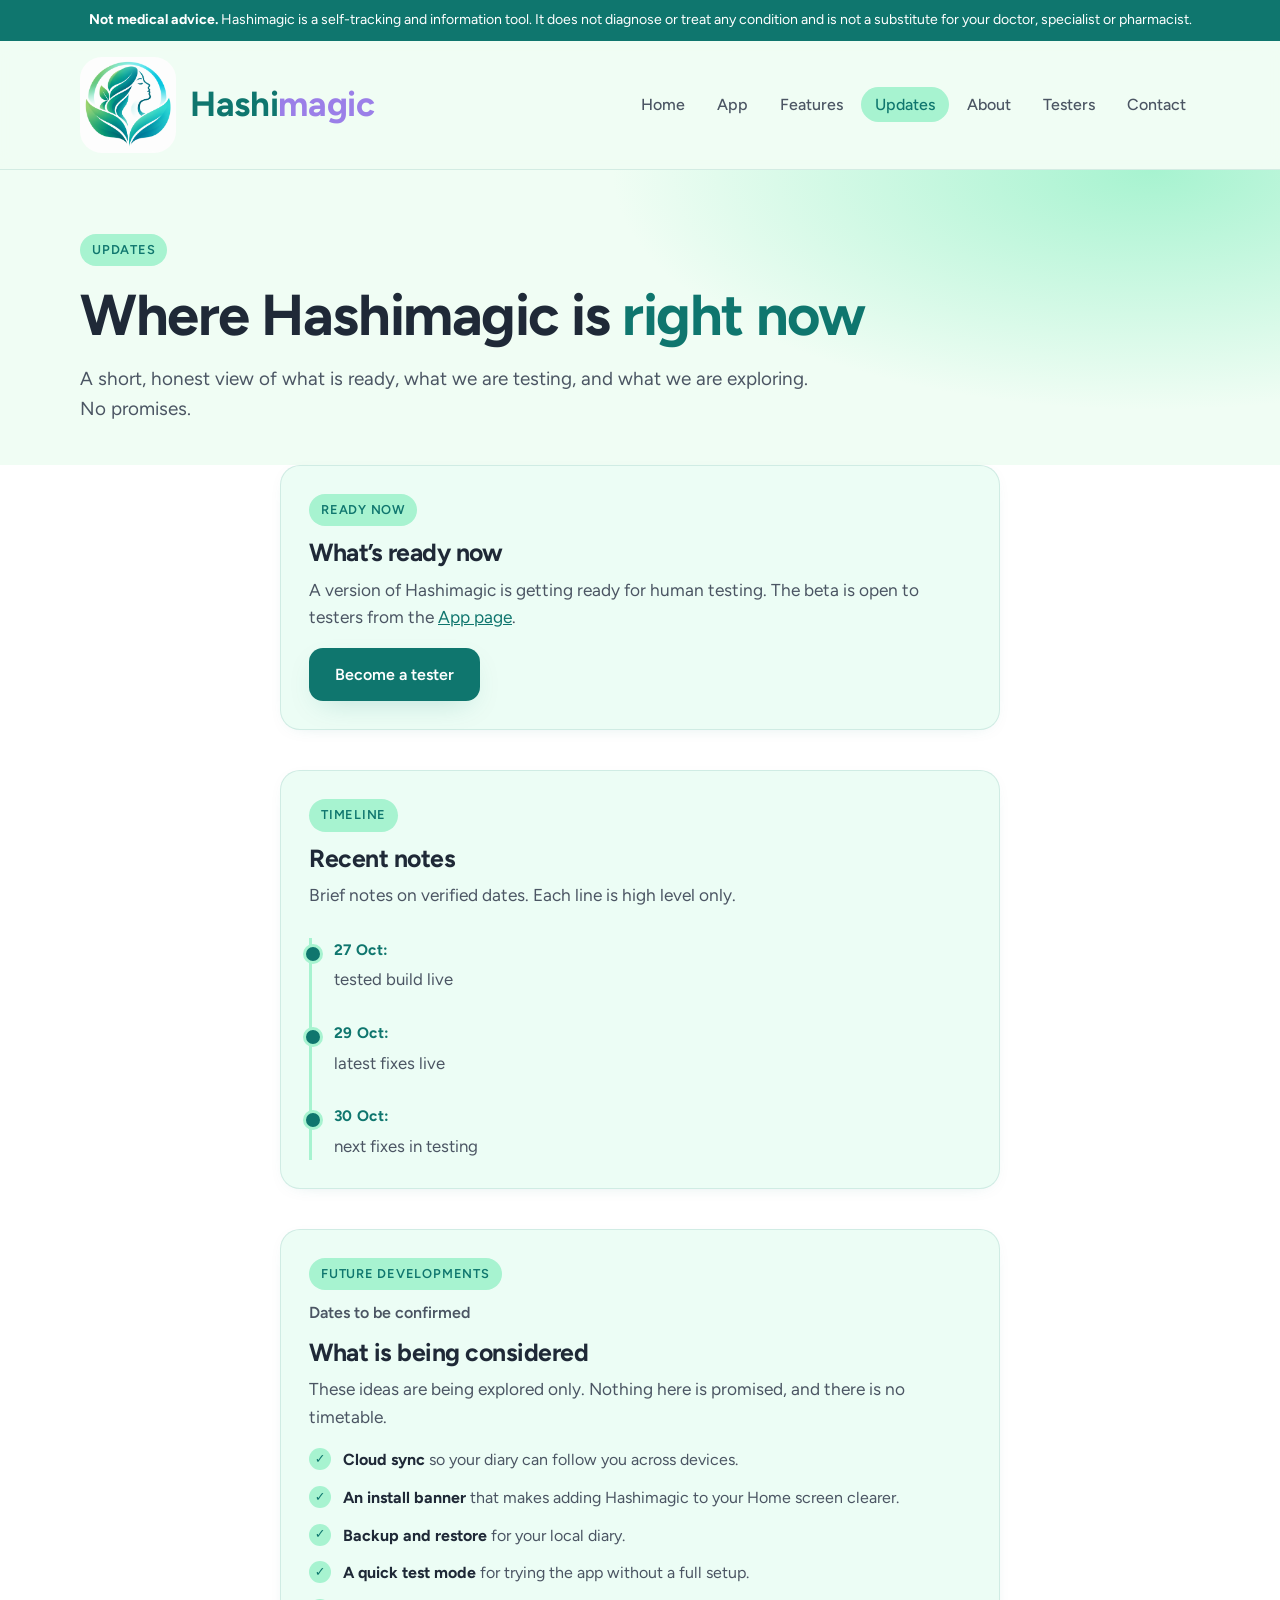
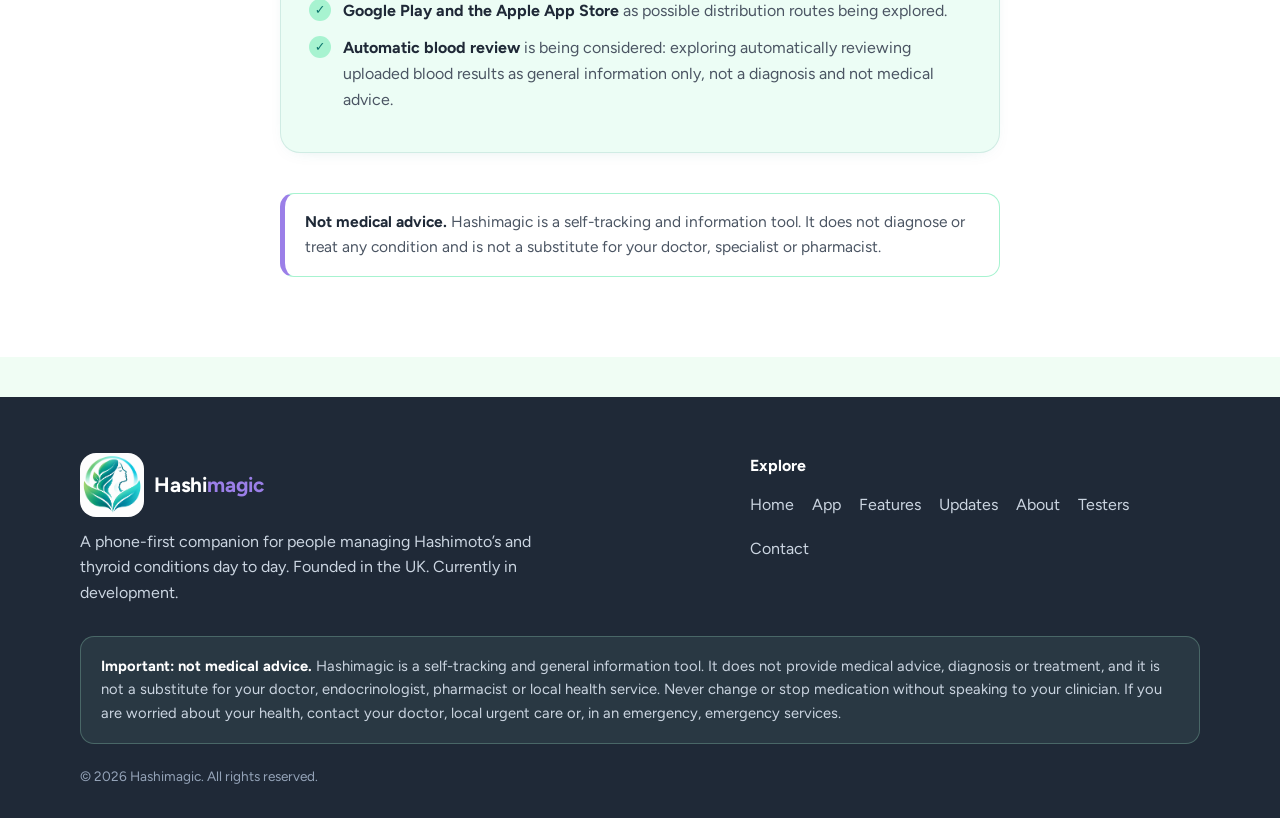
<file: updates.html>
<!DOCTYPE html><html lang="en-GB"><head><meta charset="utf-8"><meta name="viewport" content="width=device-width,initial-scale=1">
<title>Updates: Hashimagic</title><meta name="description" content="Product updates for Hashimagic: what is ready now, what is in progress, and what is being considered."><meta name="theme-color" content="#0F766E">
<link rel="icon" href="img/favicon.svg"><link rel="preconnect" href="https://fonts.googleapis.com"><link rel="preconnect" href="https://fonts.gstatic.com" crossorigin>
<link rel="stylesheet" href="https://fonts.googleapis.com/css2?family=Figtree:wght@400;500;600;700&amp;display=swap"><link rel="stylesheet" href="styles.css"></head><body>
<div class="notice"><strong>Not medical advice.</strong> Hashimagic is a self-tracking and information tool. It does not diagnose or treat any condition and is not a substitute for your doctor, specialist or pharmacist.</div>
<header><div class="wrap nav"><a class="brand" href="index.html"><img src="img/hashimagic-mark.png" alt="Hashimagic logo"><span class="wm"><span class="wm-h">Hash</span><span class="wm-i">i</span><span class="wm-m">magic</span></span></a>
<button class="menu-btn" aria-label="Menu" onclick="document.querySelector('.links').classList.toggle('open')">Menu</button>
<ul class="links"><li><a href="index.html">Home</a></li><li><a href="app.html">App</a></li><li><a href="features.html">Features</a></li><li><a href="updates.html" class=on>Updates</a></li><li><a href="about.html">About</a></li><li><a href="become-a-tester.html">Testers</a></li><li><a href="contact.html">Contact</a></li></ul></div></header>
<main>
<section class="page-hero"><div class="wrap">
<span class="pill">Updates</span>
<h1>Where Hashimagic is <em>right now</em></h1>
<p class="lead">A short, honest view of what is ready, what we are testing, and what we are exploring. No promises.</p>
</div></section>

<section class="alt" style="padding-top:0"><div class="wrap">
<div class="update-block">
<span class="pill">Ready now</span>
<h2>What&rsquo;s ready now</h2>
<p class="lead">A version of Hashimagic is getting ready for human testing. The beta is open to testers from the <a href="app.html">App page</a>.</p>
<p style="margin:16px 0 0"><a class="btn" href="become-a-tester.html">Become a tester</a></p>
</div>

<div class="update-block">
<span class="pill">Timeline</span>
<h2>Recent notes</h2>
<p class="lead" style="margin-bottom:28px">Brief notes on verified dates. Each line is high level only.</p>
<ol class="timeline">
<li>
<span class="tl-date">27 Oct:</span>
<p>tested build live</p>
</li>
<li>
<span class="tl-date">29 Oct:</span>
<p>latest fixes live</p>
</li>
<li>
<span class="tl-date">30 Oct:</span>
<p>next fixes in testing</p>
</li>
</ol>
</div>

<div class="update-block">
<span class="pill">Future developments</span>
<p class="muted" style="margin:10px 0 0;font-weight:600">Dates to be confirmed</p>
<h2>What is being considered</h2>
<p class="lead">These ideas are being explored only. Nothing here is promised, and there is no timetable.</p>
<ul class="ticks">
<li><strong>Cloud sync</strong> so your diary can follow you across devices.</li>
<li><strong>An install banner</strong> that makes adding Hashimagic to your Home screen clearer.</li>
<li><strong>Backup and restore</strong> for your local diary.</li>
<li><strong>A quick test mode</strong> for trying the app without a full setup.</li>
<li><strong>Google Play and the Apple App Store</strong> as possible distribution routes being explored.</li>
<li><strong>Automatic blood review</strong> is being considered: exploring automatically reviewing uploaded blood results as general information only, not a diagnosis and not medical advice.</li>
</ul>
</div>

<div class="disclaimer" style="max-width:720px;margin:0 auto"><strong>Not medical advice.</strong> Hashimagic is a self-tracking and information tool. It does not diagnose or treat any condition and is not a substitute for your doctor, specialist or pharmacist.</div>
</div></section>
</main>
<footer><div class="wrap"><div class="fgrid"><div><a class="brand" href="index.html"><img src="img/hashimagic-mark.png" alt=""><span class="wm"><span class="wm-h">Hash</span><span class="wm-i">i</span><span class="wm-m">magic</span></span></a>
<p style="margin-top:12px;max-width:30em">A phone-first companion for people managing Hashimoto&rsquo;s and thyroid conditions day to day. Founded in the UK. Currently in development.</p></div>
<div><strong style="color:#fff">Explore</strong><ul class="flinks"><li><a href="index.html">Home</a></li><li><a href="app.html">App</a></li><li><a href="features.html">Features</a></li><li><a href="updates.html">Updates</a></li><li><a href="about.html">About</a></li><li><a href="become-a-tester.html">Testers</a></li><li><a href="contact.html">Contact</a></li></ul></div></div>
<div class="fdisc"><strong>Important: not medical advice.</strong> Hashimagic is a self-tracking and general information tool. It does not provide medical advice, diagnosis or treatment, and it is not a substitute for your doctor, endocrinologist, pharmacist or local health service. Never change or stop medication without speaking to your clinician. If you are worried about your health, contact your doctor, local urgent care or, in an emergency, emergency services.</div>
<p class="copy">&copy; 2026 Hashimagic. All rights reserved.</p></div></footer></body></html>
</file>
<file: styles.css>
:root{--primary:#0F766E;--primary-dk:#0b5d57;--bg:#F0FDF4;--surface:#ECFDF5;--text:#1F2937;--muted:#4B5563;--insight:#9B7FE8;--mint:#A7F3D0;--white:#fff;--r:20px;--shadow:0 10px 30px -12px rgba(15,118,110,.25)}
*{box-sizing:border-box;margin:0}html{scroll-behavior:smooth}
body{font-family:'Figtree',system-ui,sans-serif;color:var(--text);background:var(--bg);line-height:1.6;-webkit-font-smoothing:antialiased}
a{color:var(--primary)}img{max-width:100%;display:block}
.wrap{max-width:1160px;margin:0 auto;padding:0 20px}
.notice{background:var(--primary);color:#fff;font-size:.88rem;text-align:center;padding:9px 16px}
.notice strong{font-weight:700}
header{position:sticky;top:0;z-index:20;background:rgba(240,253,244,.92);backdrop-filter:blur(10px);border-bottom:1px solid rgba(15,118,110,.12)}
.nav{display:flex;align-items:center;justify-content:space-between;height:128px;gap:12px;flex-wrap:nowrap}
.brand{display:flex;align-items:center;gap:14px;text-decoration:none;font-weight:700;font-size:2.175rem;letter-spacing:-.01em;min-width:0;flex:1 1 auto}
.brand img{width:96px;height:96px;border-radius:22px;flex-shrink:0}
.brand .wm{white-space:nowrap;overflow:hidden;text-overflow:ellipsis}
.wm-h{color:#0F766E}.wm-i{color:#0F766E}.wm-m{color:#9B7FE8}
.links{display:flex;gap:4px;list-style:none;padding:0}
.links a{text-decoration:none;color:var(--muted);font-weight:500;padding:8px 14px;border-radius:999px}
.links a:hover{color:var(--primary);background:var(--surface)}
.links a.on{color:var(--primary);background:var(--mint)}
.menu-btn{display:none;background:none;border:1px solid rgba(15,118,110,.25);border-radius:10px;padding:8px 12px;font:inherit;color:var(--primary);font-weight:600;flex-shrink:0;white-space:nowrap}
@media(max-width:820px){.menu-btn{display:block}.links{display:none;position:absolute;top:128px;left:0;right:0;flex-direction:column;background:var(--bg);padding:10px 20px 18px;border-bottom:1px solid rgba(15,118,110,.12)}.links.open{display:flex}.links a{display:block;padding:12px 14px}}
@media(max-width:400px){
.wrap{padding-left:14px;padding-right:14px}
.brand{gap:10px}
.menu-btn{padding:8px 10px}
}

.btn{display:inline-block;background:var(--primary);color:#fff;text-decoration:none;font-weight:600;padding:14px 26px;border-radius:14px;box-shadow:var(--shadow)}
.btn:hover{background:var(--primary-dk)}
.btn.ghost{background:transparent;color:var(--primary);box-shadow:none;border:1.5px solid var(--primary)}
.pill{display:inline-block;background:var(--mint);color:var(--primary);font-weight:600;font-size:.8rem;letter-spacing:.06em;text-transform:uppercase;padding:6px 12px;border-radius:999px}
.pill.ins{background:#EEE8FC;color:#6b4fd0}
.hero{padding:64px 0 56px;background:radial-gradient(1100px 500px at 85% 0%,var(--mint) 0,transparent 60%),radial-gradient(700px 400px at 0% 100%,#EEE8FC 0,transparent 60%)}
.hero-grid{display:grid;grid-template-columns:1.1fr .9fr;gap:48px;align-items:start}
h1{font-size:clamp(2.2rem,5vw,3.6rem);line-height:1.08;letter-spacing:-.025em;margin:18px 0}
h1 em{font-style:normal;color:var(--primary)}
h2{font-size:clamp(1.7rem,3.4vw,2.5rem);line-height:1.15;letter-spacing:-.02em;margin:14px 0 14px}
h3{font-size:1.2rem;margin-bottom:6px}
.lead{font-size:1.18rem;color:var(--muted);max-width:40em}
.cta{display:flex;gap:12px;flex-wrap:wrap;margin-top:28px}
.phones{display:flex;justify-content:center;align-items:flex-start;gap:18px}
.phone{width:240px;border-radius:34px;padding:9px;background:#1F2937;box-shadow:0 30px 60px -20px rgba(31,41,55,.45)}
.phone img{border-radius:26px}
.phones .phone:nth-child(2){margin-top:60px}
@media(max-width:900px){.hero-grid{grid-template-columns:1fr}.phone{width:46%;max-width:230px}}
.hero-copy{max-width:40em}
.hero-visual{margin:0;justify-self:center;width:100%;max-width:420px}
.hero-visual picture,.hero-visual img{display:block;width:100%;height:auto;border-radius:28px;box-shadow:0 28px 60px -28px rgba(15,118,110,.45)}
.hero-note{grid-column:1 / -1;max-width:40em;margin-inline:auto;width:100%;text-align:center}.hero-note .disclaimer{text-align:center}
@media(max-width:900px){
.hero-note{max-width:none}
}
@media(max-width:900px){
.hero{padding:48px 0 40px}
.hero-grid{gap:28px}
.hero-visual{max-width:300px;margin:12px auto 0;justify-self:center}
.hero-visual img{border-radius:22px}
}

section{padding:80px 0}
.alt{background:var(--white)}
.center{text-align:center}.center .lead{margin:0 auto}
.disclaimer{background:var(--white);border:1px solid var(--mint);border-left:5px solid var(--insight);border-radius:14px;padding:16px 20px;margin-top:28px;color:var(--muted);font-size:.97rem}
.disclaimer strong{color:var(--text)}
.grid3{display:grid;grid-template-columns:repeat(3,1fr);gap:22px;margin-top:44px}
.grid2{display:grid;grid-template-columns:1fr 1fr;gap:56px;align-items:center}
@media(max-width:900px){.grid3,.grid2{grid-template-columns:1fr}.grid2{gap:32px}}
.card{background:var(--white);border:1px solid rgba(15,118,110,.12);border-radius:var(--r);padding:28px;box-shadow:0 4px 20px -14px rgba(15,118,110,.35)}
.alt .card{background:var(--surface)}
.ico{width:40px;height:40px;border-radius:12px;background:var(--mint);display:grid;place-items:center;margin-bottom:16px;color:var(--primary);font-weight:700;font-size:1.3rem;flex-shrink:0}
.ico-svg{width:24px;height:24px;display:block}
.ico-meds{background:rgba(37,99,235,.15);color:#2563eb}
.ico-supps{background:rgba(22,163,74,.15);color:#16a34a}
.ico-food{background:rgba(225,29,46,.15);color:#e11d2e}
.ico-move{background:rgba(234,88,12,.15);color:#ea580c}
.ico-mood{background:rgba(15,118,110,.15);color:#0f766e}
.ico-weight{background:rgba(13,148,136,.15);color:#0d9488}
.card p,.muted{color:var(--muted)}
.chips{display:flex;flex-wrap:wrap;gap:10px;margin-top:24px}
.chip{background:var(--surface);border:1px solid var(--mint);border-radius:999px;padding:8px 16px;font-weight:600;color:var(--primary)}
.ticks{list-style:none;padding:0;margin-top:22px}
.ticks li{padding-left:34px;position:relative;margin:12px 0;color:var(--muted)}
.ticks li:before{content:"✓";position:absolute;left:0;top:1px;width:22px;height:22px;border-radius:50%;background:var(--mint);color:var(--primary);font-weight:700;font-size:.8rem;display:grid;place-items:center}
.ticks strong{color:var(--text)}
.weight{display:flex;flex-direction:column;gap:10px;margin-top:8px}
.bar{display:flex;align-items:center;gap:12px;font-weight:600}
.bar span{flex:0 0 150px;font-size:.95rem}
.bar i{height:12px;border-radius:999px;background:linear-gradient(90deg,var(--primary),var(--insight))}
.shots{display:grid;grid-template-columns:repeat(4,1fr);gap:26px;margin-top:48px}
.shots figure{margin:0;text-align:center}
.shots .phone{width:100%;margin:0 auto}
.shots figcaption{margin-top:14px;font-weight:600}
.shots figcaption small{display:block;color:var(--muted);font-weight:400}
@media(max-width:900px){.shots{grid-template-columns:1fr 1fr;gap:18px}}
.band{background:linear-gradient(135deg,var(--primary),#0d5f59);color:#fff;border-radius:28px;padding:56px 40px;text-align:center}
.band .lead{color:#d1fae5;margin:0 auto}
.band .btn{background:#fff;color:var(--primary)}
.page-hero{padding:64px 0 40px;background:radial-gradient(900px 400px at 90% 0%,var(--mint) 0,transparent 60%)}
.soon{max-width:640px;margin:0 auto;text-align:center;padding:40px 0 20px}
.soon .card{margin-top:30px;text-align:left}
footer{background:#1F2937;color:#cbd5e1;padding:56px 0 30px;margin-top:40px}
footer .brand{font-size:1.3rem;flex:0 1 auto;gap:10px}footer .brand img{width:64px;height:64px;border-radius:16px}footer .wm-h,footer .wm-i{color:#fff}
.fgrid{display:grid;grid-template-columns:1.4fr 1fr;gap:40px}
@media(max-width:820px){.fgrid{grid-template-columns:1fr}}
.flinks{display:flex;flex-wrap:wrap;gap:18px;list-style:none;padding:0;margin-top:14px}
.flinks a{color:#cbd5e1;text-decoration:none}.flinks a:hover{color:var(--mint)}
.fdisc{margin-top:30px;padding:18px 20px;border-radius:14px;background:rgba(167,243,208,.08);border:1px solid rgba(167,243,208,.25);font-size:.92rem}
.fdisc strong{color:#fff}
.copy{margin-top:22px;font-size:.85rem;color:#94a3b8}

/* Install guides */
.guide-back{display:inline-block;margin:8px 0 4px;font-weight:600;text-decoration:none}
.guide-back:hover{text-decoration:underline}
.install-steps{display:flex;flex-direction:column;gap:36px;margin-top:28px;max-width:640px}
.install-step{background:var(--white);border:1px solid rgba(15,118,110,.12);border-radius:var(--r);padding:22px;box-shadow:0 4px 20px -14px rgba(15,118,110,.35)}
.install-step .step-num{display:inline-grid;place-items:center;width:36px;height:36px;border-radius:50%;background:var(--mint);color:var(--primary);font-weight:700;font-size:1.05rem;margin-bottom:12px}
.install-step h2{font-size:1.35rem;margin:0 0 10px}
.install-step p{color:var(--muted);font-size:1.05rem;margin:0 0 14px}
.install-step img{width:100%;max-width:390px;margin:8px auto 0;border-radius:18px;border:1px solid rgba(15,118,110,.15);box-shadow:0 12px 28px -16px rgba(31,41,55,.35)}
.install-note{background:var(--surface);border:1px solid var(--mint);border-radius:14px;padding:16px 18px;margin-top:18px;color:var(--muted);font-size:1rem}
.install-note strong{color:var(--text)}
.guide-links{display:flex;flex-wrap:wrap;gap:12px;margin:4px 0 14px}
.guide-links{align-items:center}.guide-links a{font-weight:600;font-size:1.05rem;text-decoration:none;padding:8px 14px;border-radius:999px;background:var(--white);border:1.5px solid var(--primary)}.guide-links a:hover{background:var(--mint)}.guide-links span{color:var(--muted)}

/* Updates page */
.update-block{max-width:720px;margin:0 auto 40px;padding:28px;background:var(--white);border:1px solid rgba(15,118,110,.12);border-radius:var(--r);box-shadow:0 4px 20px -14px rgba(15,118,110,.35)}
.alt .update-block{background:var(--surface)}
.update-block h2{margin-top:12px;margin-bottom:10px;font-size:1.55rem}
.update-block .lead{font-size:1.08rem;margin:0}
.update-block .ticks{margin-top:16px}
.timeline{list-style:none;padding:0;margin:0;border-left:3px solid var(--mint)}
.timeline li{position:relative;padding:0 0 28px 22px}
.timeline li:last-child{padding-bottom:0}
.timeline li:before{content:"";position:absolute;left:-9px;top:6px;width:14px;height:14px;border-radius:50%;background:var(--primary);border:3px solid var(--mint)}
.tl-date{display:block;font-weight:700;color:var(--primary);font-size:.95rem;letter-spacing:.02em;margin-bottom:4px}
.timeline p{margin:0;color:var(--muted);font-size:1.05rem}


/* Tester free for life callout */
.tester-benefit{max-width:640px;margin:0 auto 22px;background:var(--white);border:1px solid var(--mint);border-left:5px solid var(--insight);border-radius:14px;padding:20px 22px;box-shadow:0 4px 20px -14px rgba(155,127,232,.35)}
.alt .tester-benefit{background:#F7F4FD}
.tester-benefit-title{font-size:1.35rem;line-height:1.25;letter-spacing:-.015em;margin:0 0 8px;color:var(--text)}
.tester-benefit-text{margin:0;color:var(--muted);font-size:1.05rem;max-width:36em}.tester-benefit-text + .tester-benefit-text{margin-top:10px}

/* Home tester callout (compact, under How Hashimagic helps boxes) */
.home-tester{margin-top:28px}
.home-tester-card{max-width:720px;margin:0 auto;padding:18px 20px}
.home-tester .tester-benefit-title{font-size:1.2rem;margin-bottom:6px}
.home-tester .tester-benefit-text{font-size:1rem}
.home-tester-cta{margin:14px 0 0}
.home-tester-cta .btn{padding:12px 22px}
/* Become a tester form */
.tester-form{max-width:640px;margin:0 auto;background:var(--white);border:1px solid rgba(15,118,110,.12);border-radius:var(--r);padding:28px;box-shadow:0 4px 20px -14px rgba(15,118,110,.35)}
.alt .tester-form{background:var(--surface)}
.tester-field{margin-bottom:20px}
.tester-field label{display:block;font-weight:600;margin-bottom:8px;color:var(--text)}
.tester-field .req{font-weight:500;color:var(--muted);font-size:.9rem}
.tester-field .opt{font-weight:500;color:var(--muted);font-size:.9rem}
.tester-field input,.tester-field select{width:100%;font:inherit;font-size:1.05rem;padding:12px 14px;border-radius:12px;border:1.5px solid rgba(15,118,110,.25);background:var(--white);color:var(--text)}
.tester-field input:focus,.tester-field select:focus{outline:2px solid var(--primary);outline-offset:1px;border-color:var(--primary)}
.field-hint{margin:8px 0 0;color:var(--muted);font-size:.95rem}
.field-error{margin:8px 0 0;color:#b91c1c;font-size:.95rem;font-weight:500}
.privacy-note{background:var(--white);border:1px solid var(--mint);border-radius:14px;padding:14px 16px;margin:8px 0 16px;color:var(--muted);font-size:.98rem}
.mailto-note{margin:0 0 18px;color:var(--muted);font-size:.98rem}
.tester-form .btn{border:none;cursor:pointer;font:inherit}
.mission{padding:64px 0}
.mission-grid{display:grid;grid-template-columns:1fr 1.15fr 1fr;gap:28px;align-items:stretch}
.mission-photo{margin:0;border-radius:24px;overflow:hidden;height:100%;min-height:0}
.mission-photo picture,.mission-photo img{display:block;width:100%;height:100%;object-fit:cover}
.mission-panel{background:#F7F2EA;border-radius:24px;padding:40px 36px;display:flex;flex-direction:column;justify-content:center;box-shadow:0 8px 28px -22px rgba(31,41,55,.35)}
.mission-panel h2{margin-top:16px}
.mission-panel .lead{max-width:none;color:var(--muted)}
@media(max-width:900px){
.mission{padding:48px 0}
.mission-grid{grid-template-columns:1fr 1fr;gap:14px}
.mission-panel{grid-column:1 / -1;order:3;padding:28px 22px;border-radius:20px}
.mission-photo{border-radius:18px;aspect-ratio:3/4;max-height:280px}
.mission-photo:nth-of-type(1){order:1}
.mission-photo:nth-of-type(2){order:2}
}
</file>
